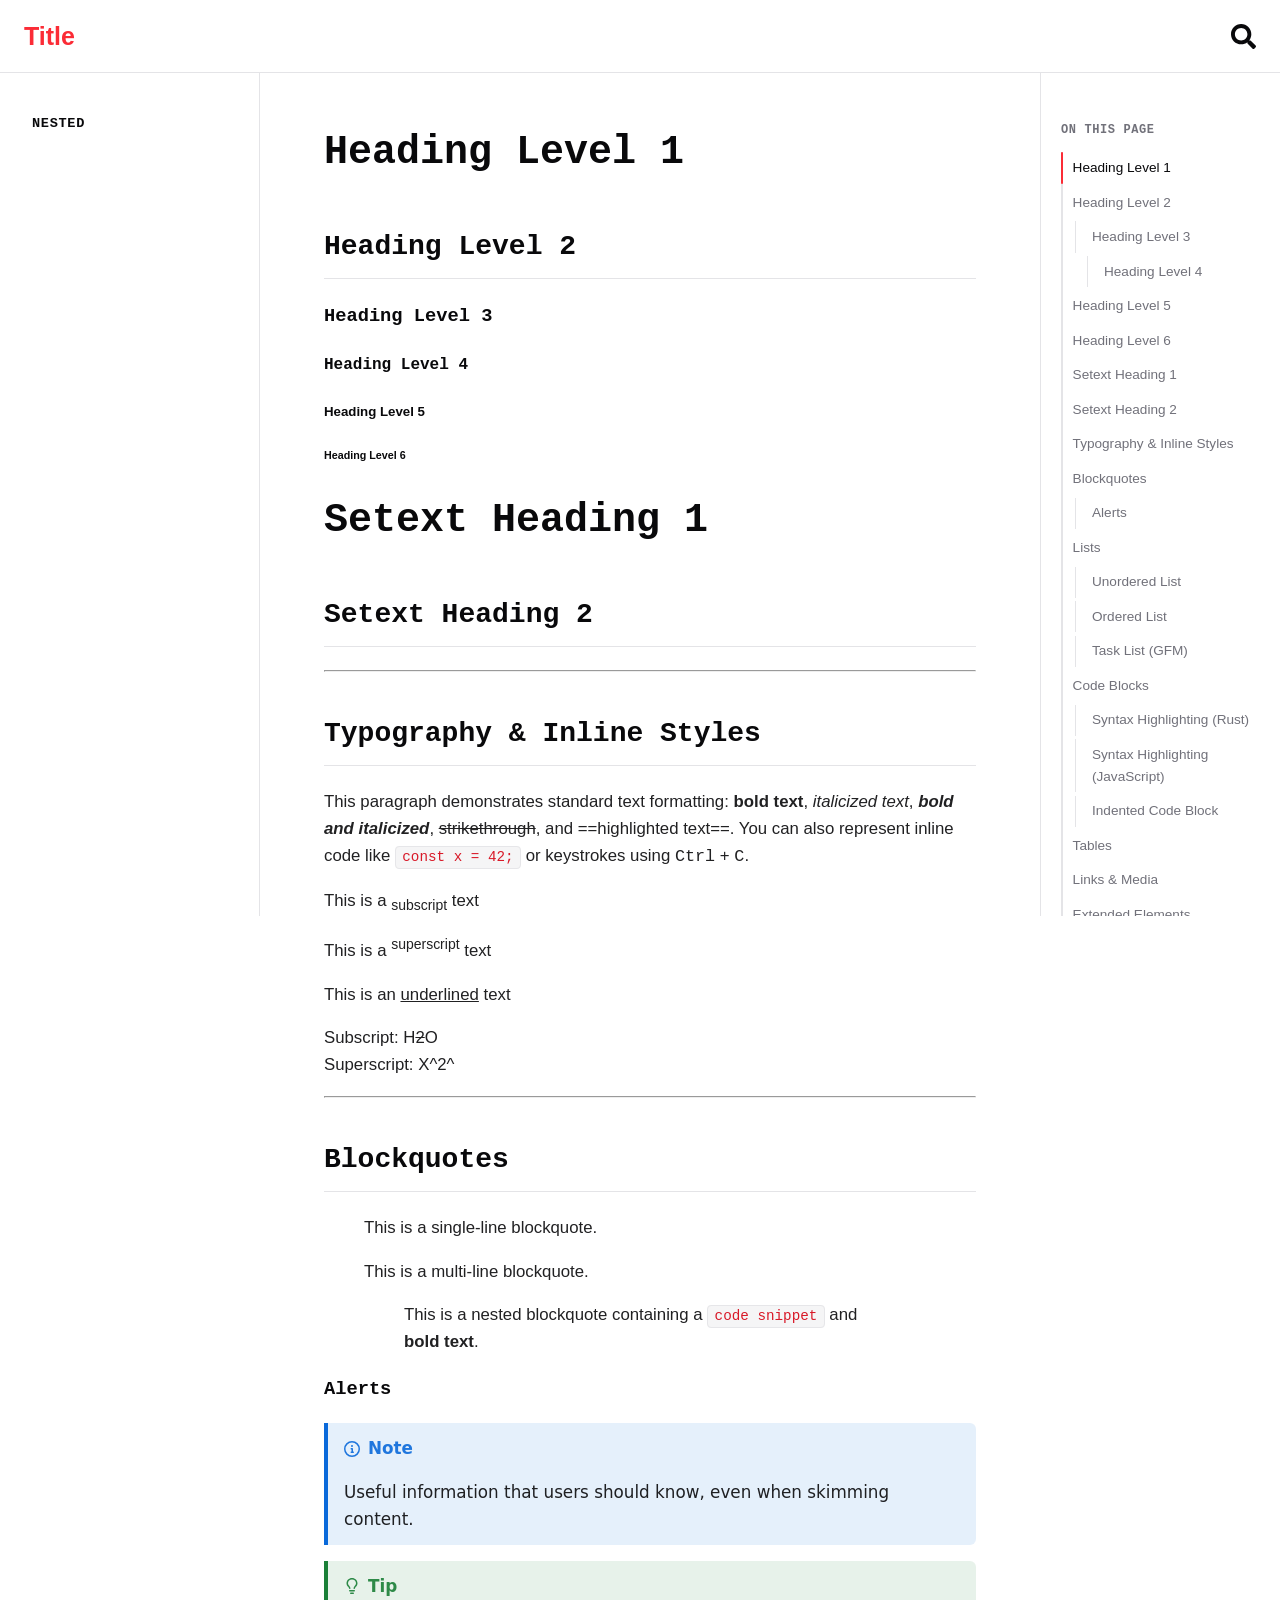
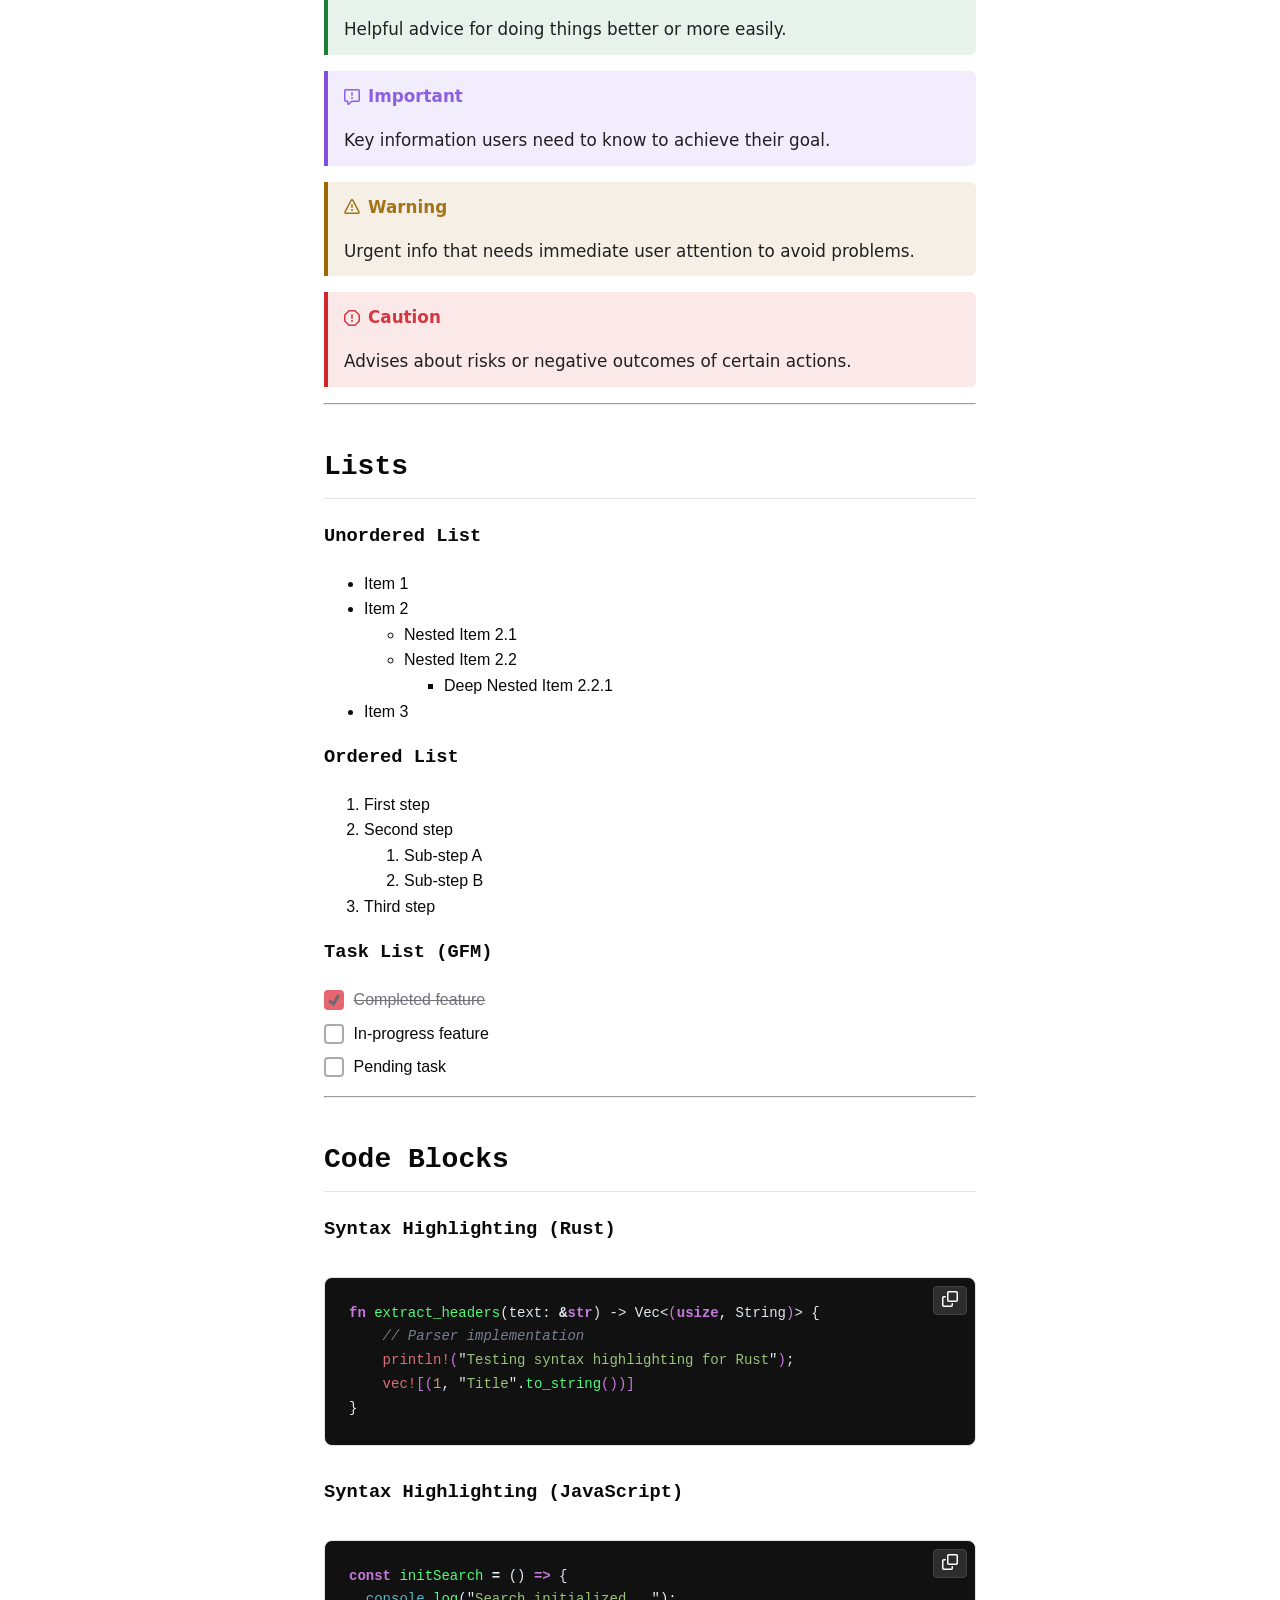
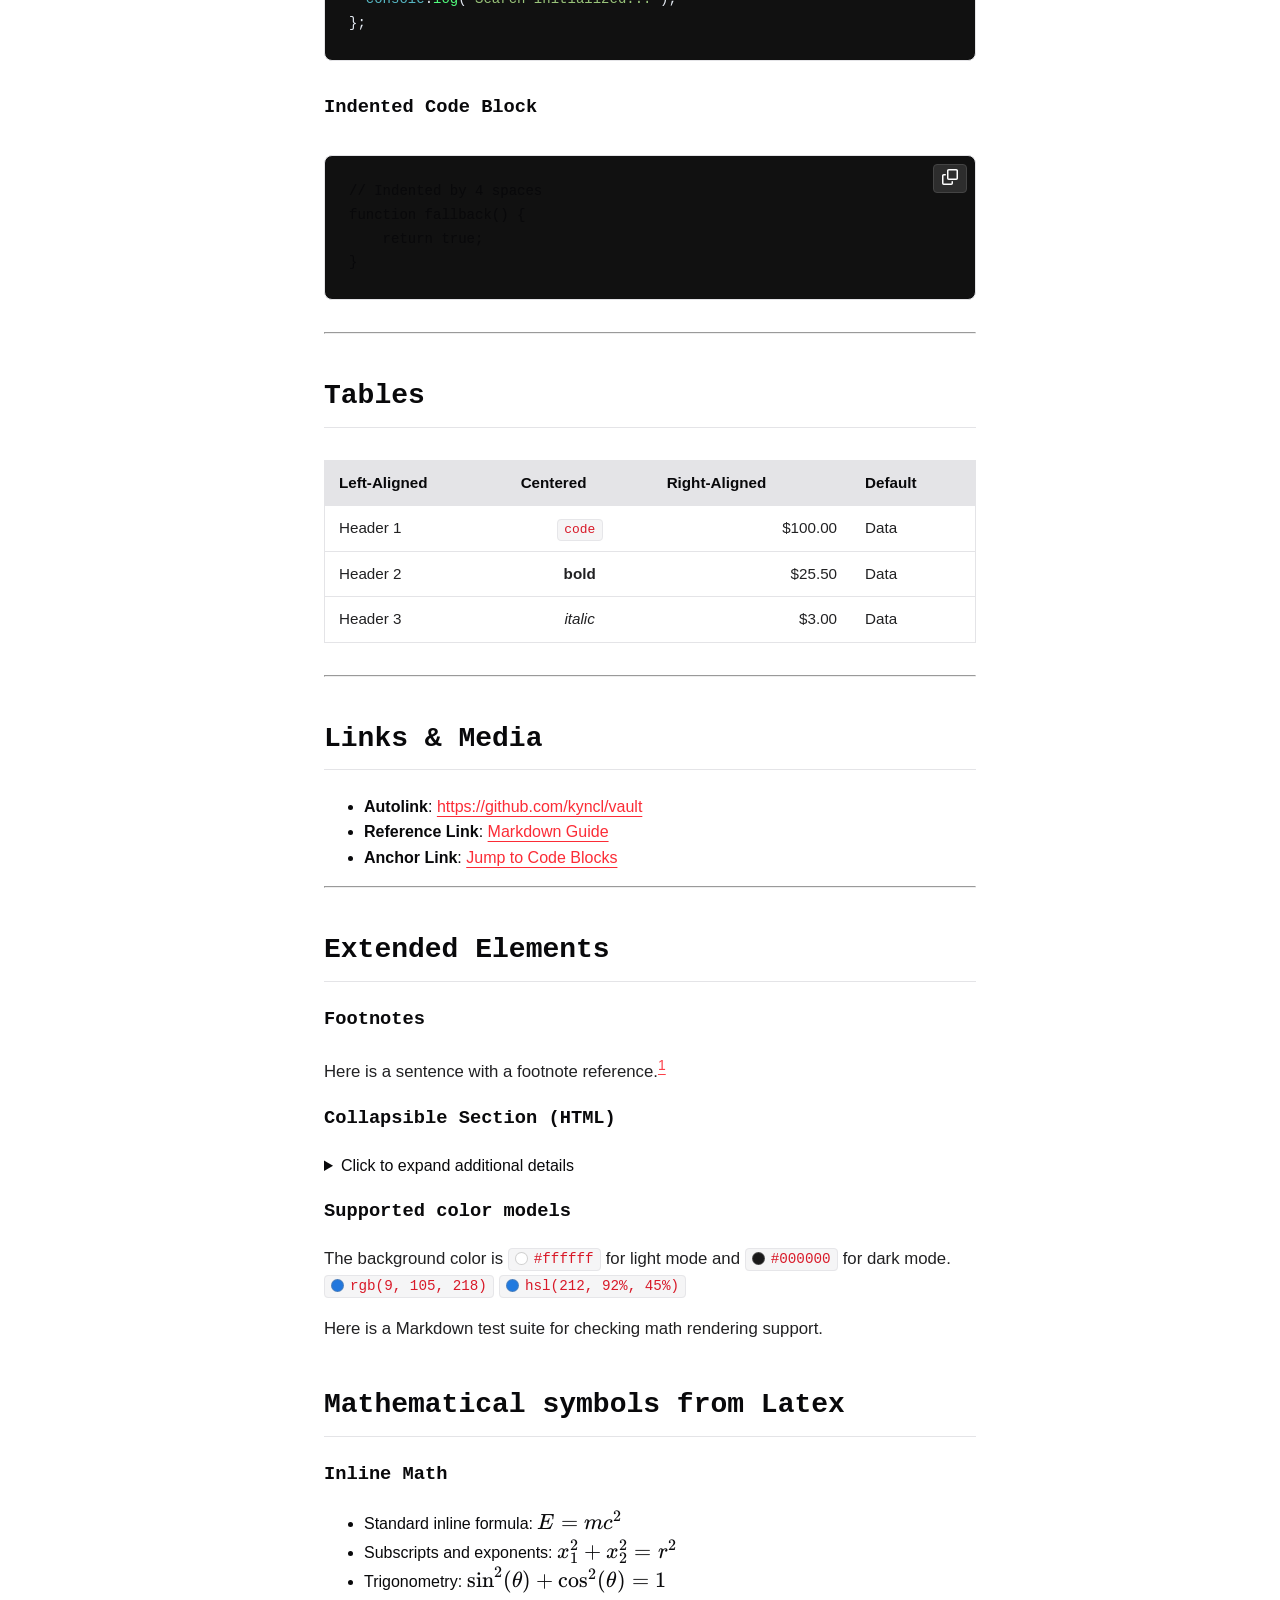
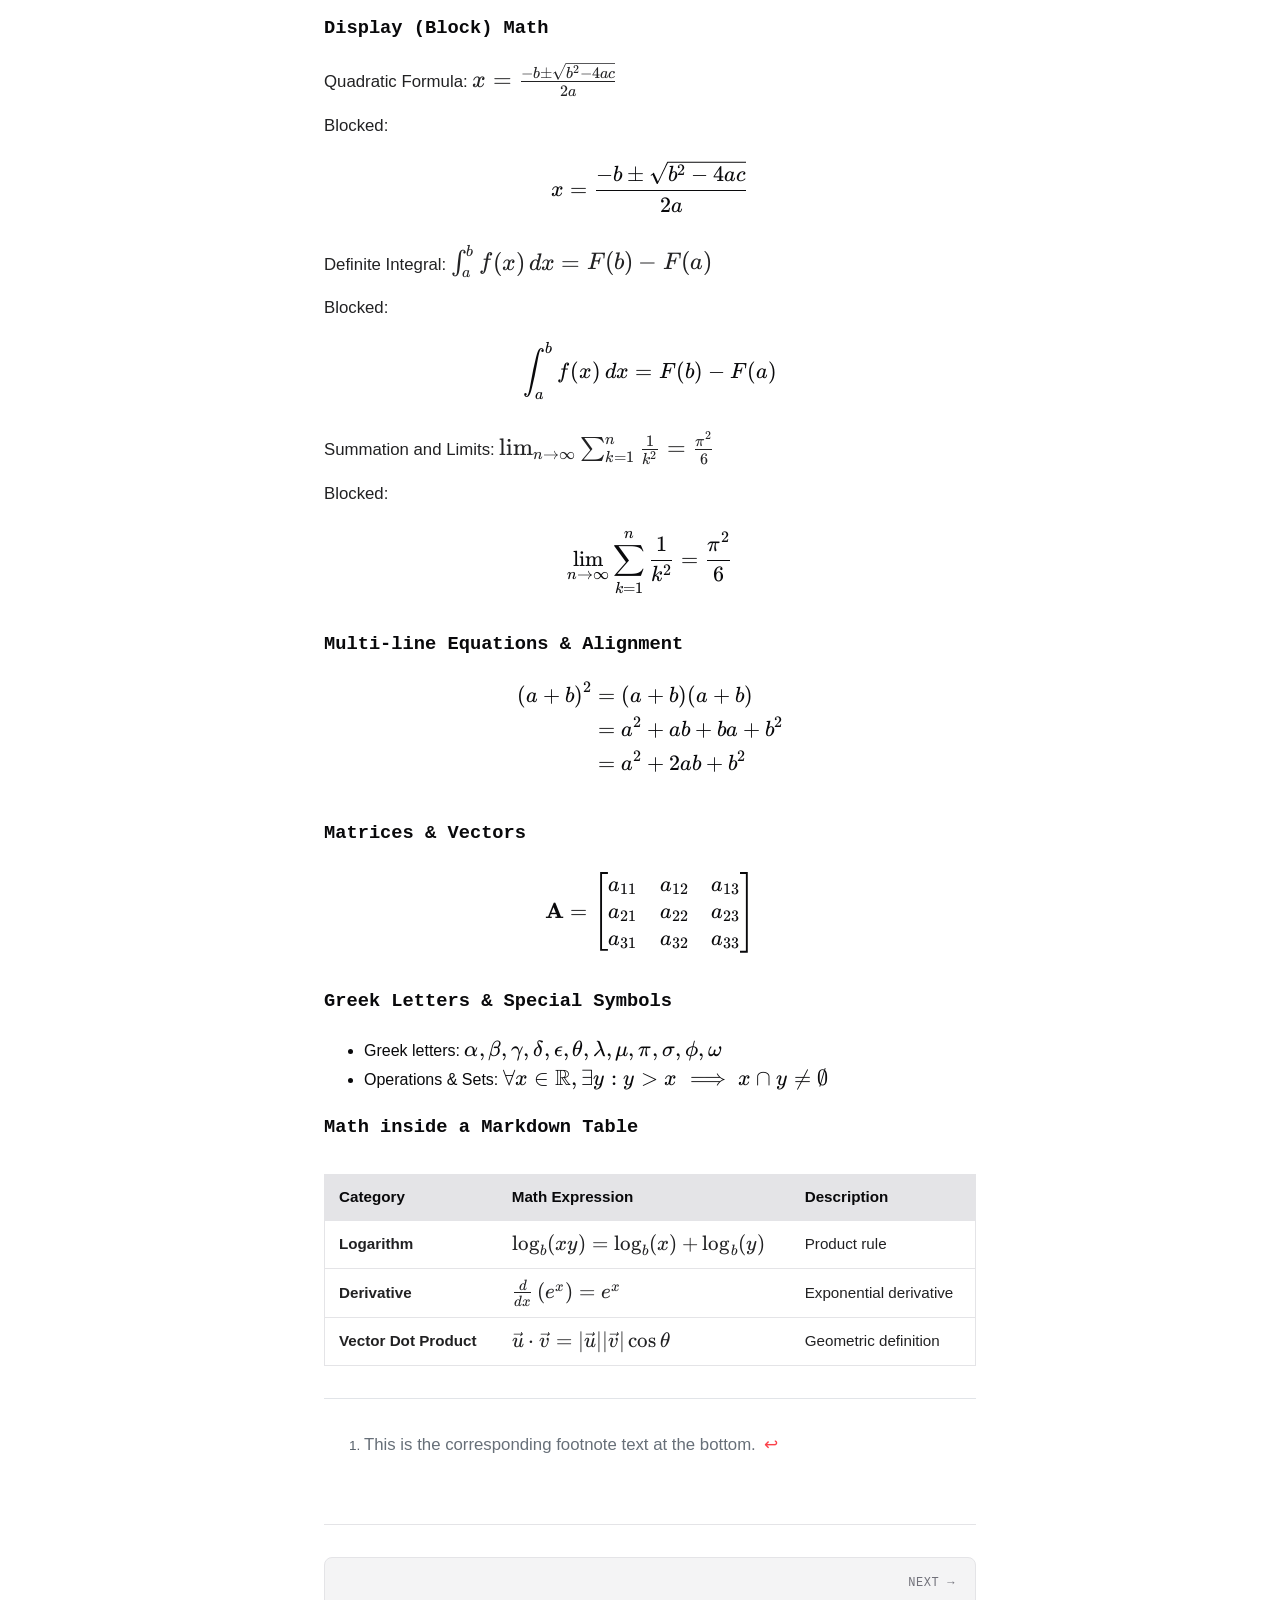
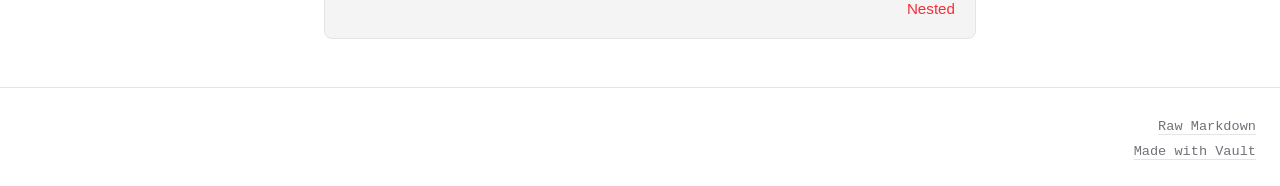
<file: docs/html/index.html>
<!doctype html><html data-background-theme=standard data-radius-theme=standard data-theme=crimson lang=en><meta charset=UTF-8><meta content="width=device-width,initial-scale=1.0" name=viewport><title>Homepage</title><meta content="Part of documentation about index" name=description><link href=icon.svg rel=icon type=image/x-icon><script>window.VAULT_SEARCH_INDEX=[{title:`index`,url:`index.html`,category:null,headers:/* @__PURE__ */ `Heading Level 1.Heading Level 2.Heading Level 3.Heading Level 4.Heading Level 5.Heading Level 6.Typography & Inline Styles.Blockquotes.Alerts.Lists.Unordered List.Ordered List.Task List (GFM).Code Blocks.Syntax Highlighting (Rust).Syntax Highlighting (JavaScript).Indented Code Block.Tables.Links & Media.Extended Elements.Footnotes.Collapsible Section (HTML).Supported color models.Mathematical symbols from Latex.Inline Math.Display (Block) Math.Multi-line Equations & Alignment.Matrices & Vectors.Greek Letters & Special Symbols.Math inside a Markdown Table`.split(`.`)},{title:`index`,url:`nested/index.html`,category:`Nested`,headers:[`This is nested index.md`]}];</script><style>:root{--background:#fff;--foreground:#09090b;--muted:#71717a;--border:#e4e4e7;--card-bg:#f4f4f5;--accent:#e4e4e7;--hover-bg:#0000000a;--shadow-dropdown:0 10px 25px #00000014;--shadow-sidebar:4px 0 25px #00000014;--font-sans:-apple-system, BlinkMacSystemFont, "Segoe UI", Roboto, Helvetica, Arial, sans-serif;--font-code:"JetBrains Mono", monospace}@media (prefers-color-scheme:dark){:root{--background:#0a0a0a;--foreground:#f4f4f5;--muted:#a1a1aa;--border:#27272a;--card-bg:#121215;--accent:#27272a;--hover-bg:#ffffff0d;--shadow-dropdown:0 10px 25px #000000b3;--shadow-sidebar:4px 0 25px #000000b3}}*{box-sizing:border-box;scroll-behavior:smooth}body{background-color:var(--background);min-height:100vh;color:var(--foreground);font-family:var(--font-sans);grid-template:"header header header""sidebar content toc"1fr"footer footer footer"/260px minmax(0,1fr) 240px;margin:0;padding:0;line-height:1.6;display:grid}h1,h2,h3,h4{font-family:var(--font-code);color:var(--foreground);scroll-margin-top:2rem;font-weight:600}h1{margin-top:0;font-size:2.5rem}h2{border-bottom:1px solid var(--border);margin-top:2.5rem;padding-bottom:.5rem;font-size:1.75rem}p{opacity:.9;font-size:1.05rem}a{color:var(--foreground);text-decoration:underline;text-decoration-color:var(--border);text-underline-offset:4px;transition:color .2s,text-decoration-color .2s}main a{color:var(--main);text-decoration:underline;transition:all .4s}a:hover{color:var(--main-alt);text-decoration-color:var(--main-alt);transition:all .25s}pre,code{font-family:var(--font-code)}p code,li code,td code,blockquote code{white-space:nowrap;background-color:var(--card-bg);border:1px solid var(--border);border-radius:var(--radius-sm);color:var(--main-alt);padding:.15rem .4rem;font-size:.85em;transition:all .4s}pre{background-color:var(--card-bg);border:1px solid var(--border);border-radius:var(--radius-lg);margin:2rem 0;padding:1.5rem;position:relative;overflow-x:auto}pre code{color:var(--foreground);background-color:#0000;border:none;padding:0;font-size:.875rem;display:block;overflow-x:auto}table{border-collapse:collapse;border:1px solid var(--border);width:100%;margin:2rem 0;font-size:.95rem;overflow:hidden}th{background-color:var(--accent);color:var(--foreground);text-align:left;border-bottom:1px solid var(--border);padding:10px 14px;font-weight:600}td{border-bottom:1px solid var(--border);color:var(--foreground);opacity:.9;padding:10px 14px}tr:last-child td{border-bottom:none}ul:has(>li input[type=checkbox]),.contains-task-list{padding-left:0;list-style:none}li:has(>input[type=checkbox]),.task-list-item{flex-wrap:wrap;align-items:flex-start;gap:.6rem;margin-bottom:.5rem;line-height:1.6;display:flex}input[type=checkbox]{-webkit-appearance:none;appearance:none;border:2px solid var(--muted);border-radius:var(--radius-sm,4px);cursor:pointer;background-color:#0000;flex-shrink:0;place-content:center;width:1.25rem;height:1.25rem;margin:.2rem 0 0;transition:background-color .25s,border-color .25s,box-shadow .25s;display:grid}input[type=checkbox]:hover:not(:disabled){border-color:var(--main)}input[type=checkbox]:focus-visible{border-color:var(--main);box-shadow:0 0 0 2px rgba(var(--main), .15);outline:none}input[type=checkbox]:before{content:"";clip-path:polygon(14% 44%,0 65%,50% 100%,100% 16%,80% 0%,43% 62%);background-color:var(--foreground);width:.75rem;height:.75rem;transition:transform .25s cubic-bezier(.4,0,.2,1);transform:scale(0)}input[type=checkbox]:checked{background-color:var(--main-alt);border-color:var(--main-alt)}input[type=checkbox]:checked:before{transform:scale(1)}input[type=checkbox]:disabled{cursor:not-allowed;opacity:.6}li:has(>input[type=checkbox]:checked){color:var(--muted);text-decoration:line-through;transition:color .25s}footer{z-index:50;text-align:right;border-top:1px solid var(--border);background-color:var(--background);grid-area:footer;padding:1.5rem}footer a{font-family:var(--font-code);color:var(--muted);font-size:.85rem;transition:color .2s}footer a:hover{color:var(--foreground)}:root{--background:#fff;--card-bg:#f4f4f5;--border:#e4e4e7;--accent:#e4e4e7}@media (prefers-color-scheme:dark){:root{--background:#121212;--card-bg:#1e1e1e;--border:#2c2c2c;--accent:#2c2c2c}}[data-background-theme=standard]{--background:#fff;--card-bg:#f4f4f5;--border:#e4e4e7;--accent:#e4e4e7}@media (prefers-color-scheme:dark){[data-background-theme=standard]{--background:#121212;--card-bg:#1e1e1e;--border:#2c2c2c;--accent:#2c2c2c}}[data-background-theme=comfy]{--background:#f4f4f5;--card-bg:#fff;--border:#e4e4e7;--accent:#e4e4e7}@media (prefers-color-scheme:dark){[data-background-theme=comfy]{--background:#18181b;--card-bg:#27272a;--border:#3f3f46;--accent:#3f3f46}}[data-background-theme=deep-black]{--background:#fff;--card-bg:#fff;--border:#d4d4d8;--accent:#d4d4d8}@media (prefers-color-scheme:dark){[data-background-theme=deep-black]{--background:#000;--card-bg:#0d0d0d;--border:#222;--accent:#222}}[data-background-theme=zen]{--background:#faf9f6;--card-bg:#fff;--border:#e8e6e1;--accent:#e8e6e1}@media (prefers-color-scheme:dark){[data-background-theme=zen]{--background:#1f1f1f;--card-bg:#303030;--border:#444;--accent:#444}}[data-background-theme=stone]{--background:#fafaf9;--card-bg:#fff;--border:#e7e5e4;--accent:#e7e5e4}@media (prefers-color-scheme:dark){[data-background-theme=stone]{--background:#1c1917;--card-bg:#292524;--border:#44403c;--accent:#44403c}}[data-background-theme=mauve]{--background:#fbf9fa;--card-bg:#fff;--border:#f0e6ee;--accent:#f0e6ee}@media (prefers-color-scheme:dark){[data-background-theme=mauve]{--background:#1d161e;--card-bg:#291f2b;--border:#3d2c40;--accent:#3d2c40}}[data-background-theme=olive]{--background:#fafaf8;--card-bg:#fff;--border:#eaeae2;--accent:#eaeae2}@media (prefers-color-scheme:dark){[data-background-theme=olive]{--background:#1d1d16;--card-bg:#2a2a20;--border:#3f3f31;--accent:#3f3f31}}[data-background-theme=mist]{--background:#f8fafc;--card-bg:#fff;--border:#e2e8f0;--accent:#e2e8f0}@media (prefers-color-scheme:dark){[data-background-theme=mist]{--background:#161b1d;--card-bg:#1e2427;--border:#2b3539;--accent:#2b3539}}[data-background-theme=taupe]{--background:#faf9f8;--card-bg:#fff;--border:#ede7e3;--accent:#ede7e3}@media (prefers-color-scheme:dark){[data-background-theme=taupe]{--background:#1d1816;--card-bg:#2a2220;--border:#3f3531;--accent:#3f3531}}.back-link{border-bottom:1px solid var(--border);background-color:var(--background);z-index:999;grid-area:header;align-items:center;gap:1rem;padding:1rem 1.5rem;display:flex;position:sticky;top:0;-webkit-transform:translate(0);transform:translate(0)}.nav-bar{justify-content:space-between;display:flex}.home-btn{color:var(--main);font-size:25px;font-weight:700;text-decoration:none;transition:color .25s,transform .45s}.home-btn:hover{color:var(--main-alt);transition:all .25s}.menu-toggle{cursor:pointer;background:0 0;border:none;flex-direction:column;justify-content:space-around;width:30px;height:25px;padding:0;display:none}.menu-toggle .icon-line{background-color:var(--foreground);border-radius:var(--radius-xs);width:100%;height:3px;transition:all .3s ease-in-out}.menu-toggle.open .icon-line:first-child{background-color:var(--main-alt);transition:all .4s;transform:translateY(8.5px)rotate(45deg)}.menu-toggle.open .icon-line:nth-child(2){opacity:0}.menu-toggle.open .icon-line:nth-child(3){background-color:var(--main-alt);transition:all .4s;transform:translateY(-8.5px)rotate(-45deg)}.search-btn{color:var(--foreground);cursor:pointer;background-color:#0000;border:none;justify-content:center;align-items:center;padding:0;font-size:25px;transition:color .3s;display:flex}.search-btn:hover{color:var(--main-alt);transition:all .25s}.search-box{z-index:50;flex-direction:column;gap:.75rem;width:100%;max-width:600px;padding:0 1.5rem;display:none;position:absolute;top:15vh;left:50%;transform:translate(-50%)}.search-box.active{display:flex}.search-box input{background-color:var(--card-bg);width:100%;color:var(--foreground);border:1px solid var(--border);border-radius:var(--radius-lg);font-size:1.25rem;font-family:var(--font-code);outline:none;padding:.85rem 1.25rem;transition:border-color .2s,box-shadow .2s}.search-box input:focus{border-color:var(--main);box-shadow:0 0 0 2px rgba(var(--main), .15);transition:all .25s}.search-suggestions{background-color:var(--card-bg);border:1px solid var(--border);border-radius:var(--radius-lg);box-shadow:var(--shadow-dropdown);flex-direction:column;gap:.25rem;padding:.5rem;display:flex}.search-suggestions button{color:var(--muted);text-align:left;border-radius:var(--radius-sm);cursor:pointer;font-family:var(--font-code);background:0 0;border:none;padding:.6rem .75rem;font-size:.9rem;transition:color .2s,background-color .2s}.search-suggestions button:hover{background-color:var(--hover-bg);color:var(--foreground)}.search-suggestions button.suggestion-item{text-transform:capitalize;justify-content:space-between;align-items:center;width:100%;display:flex}.search-suggestions button.suggestion-item.selected{background-color:var(--active-bg);color:var(--main-alt);transition:all .4s}body.sidebar-locked .search-btn,body.sidebar-locked .search-box{pointer-events:none;opacity:.4;user-select:none}.sidebar{overscroll-behavior:contain;border-right:1px solid var(--border);background-color:var(--background);grid-area:sidebar;height:calc(100dvh - 57px);padding:2rem 1.25rem;font-size:.9rem;position:sticky;top:57px;overflow-y:auto}.sidebar-section{margin-bottom:.25rem}.sidebar-title{font-family:var(--font-code);text-transform:uppercase;letter-spacing:.05em;color:var(--foreground);justify-content:space-between;align-items:center;gap:.5rem;margin-bottom:.5rem;padding:.25rem .75rem;font-size:.85rem;font-weight:700;display:flex}.sidebar-title button{color:var(--foreground);cursor:pointer;border-radius:var(--radius-sm,4px);background-color:#0000;border:none;flex-shrink:0;justify-content:center;align-items:center;padding:.25rem;transition:color .2s,background-color .2s;display:inline-flex}.sidebar-title button:hover{color:var(--main);background-color:var(--hover-bg);transition:all .25s}a.sidebar-title-link,.sidebar-title-text{color:var(--foreground);flex-grow:1;align-items:center;gap:.4rem;padding:.25rem 0;text-decoration:none;transition:color .2s;display:flex}a.sidebar-title-link:after{opacity:.4;font-size:1rem;transition:transform .2s,opacity .2s,color .2s}a.sidebar-title-link:hover,a.sidebar-title-link:hover~button{color:var(--main);transition:all .25s}a.sidebar-title-link.active,a.sidebar-title-link.active~button{color:var(--main-alt);cursor:default;transition:all .4s}a.sidebar-title-link:not(.active):hover:before{opacity:1;color:var(--main);transition:all .25s;transform:translate(2px)}.sidebar-list{text-transform:capitalize;margin:0;padding:0;list-style:none}.sidebar-section .sidebar-list{margin-left:1.5rem}.sidebar-section .sidebar-list a:not(.active){border-left:1px solid var(--border);border-radius:0}.sidebar-item{margin:.25rem 0}.sidebar-link{border-radius:var(--radius-sm);color:var(--muted);padding:.4rem .75rem;text-decoration:none;transition:color .2s,background-color .2s;display:block}.sidebar-link:hover{color:var(--foreground);background-color:var(--hover-bg)}.sidebar-link.active{cursor:default;color:var(--foreground);background-color:var(--active-bg);border-left:2px solid var(--main);padding-left:calc(.75rem - 2px);font-weight:500;transition:all .4s}.sidebar-section.collapsed .sidebar-list{display:none}.sidebar-section.collapsed .sidebar-toggle svg{transform:rotate(-90deg)}.sidebar-toggle svg{transition:transform .2s}.doc-content{grid-area:content;width:100%;max-width:900px;margin:0 auto;padding:3rem 4rem}.toc-sidebar{overscroll-behavior:contain;border-left:1px solid var(--border);grid-area:toc;max-height:calc(100dvh - 57px);padding:3rem 1.25rem 5rem;font-size:.85rem;position:sticky;top:57px;overflow-y:auto}.toc-sidebar div:first-child{font-family:var(--font-code);text-transform:uppercase;letter-spacing:.05em;color:var(--muted);margin-bottom:.75rem;font-size:.75rem;font-weight:600}.toc-list{border-left:2px solid var(--border);flex-direction:column;gap:.2rem;margin:0;padding:0;list-style:none;display:flex;position:relative}.toc-list li{position:relative}.toc-link{color:var(--muted);border-radius:var(--radius-sm);padding:.3rem .6rem;font-size:.85rem;text-decoration:none;transition:color .2s,background-color .2s;display:block}.toc-link:hover{color:var(--foreground);background-color:var(--hover-bg)}.toc-item-h3{border-left:1px solid var(--border);margin-left:.75rem;padding-left:.4rem}.toc-item-h4{border-left:1px solid var(--border);margin-left:1.5rem;padding-left:.4rem}.toc-link.active{color:var(--foreground);font-weight:500}li.active:before{content:"";background-color:var(--main);border-radius:var(--radius-xs);width:2px;position:absolute;top:0;bottom:0}.toc-item.active:before{left:-2px}.toc-item-h3.active:before{left:calc(-.75rem - 2px)}.toc-item-h4.active:before{left:calc(-1.5rem - 2px)}.toc-mobile-toggle{z-index:25;border-radius:var(--radius-sm);cursor:pointer;color:var(--muted);background:0 0;border-color:#0000;padding:.5rem;transition:background-color .2s,color .2s;display:none;position:fixed;top:75px;right:1.25rem}.toc-mobile-toggle:hover,.toc-mobile-toggle:focus{background-color:var(--hover-bg);color:var(--foreground);transition:all .35s}.toc-mobile-toggle svg{width:20px;height:20px}.pagination-nav{border-top:1px solid var(--border);justify-content:space-between;gap:1rem;margin-top:4rem;padding-top:2rem;display:flex}.pagination-btn{background-color:var(--card-bg);border:1px solid var(--border);border-radius:var(--radius-lg);color:var(--foreground);flex-direction:column;flex:1;gap:.25rem;max-width:48%;padding:1rem 1.25rem;text-decoration:none;transition:border-color .2s,transform .2s;display:flex}.pagination-btn:only-child{max-width:100%}.pagination-btn:hover{border-color:var(--main);color:var(--foreground);transition:all .25s}.pagination-btn.next{text-align:right;align-items:flex-end}.pagination-label{font-family:var(--font-code);text-transform:uppercase;letter-spacing:.05em;color:var(--muted);font-size:.75rem}.pagination-title{color:var(--main);text-transform:capitalize;font-size:.95rem;font-weight:500;transition:all .4s}@media (width<=1200px){body{grid-template-columns:260px minmax(0,1fr);grid-template-areas:"header header""sidebar content""footer footer"}.doc-content{padding:3rem 4rem 3rem 2rem}.toc-mobile-toggle{cursor:pointer;flex-direction:column;align-items:flex-end;gap:5px;width:42px;padding:.75rem .5rem;transition:all .45s;display:flex;position:fixed;top:15em;right:.5rem;transform:translateY(-50%)}.toc-mini-line{background-color:var(--muted);border-radius:var(--radius-xs);height:2px;transition:background-color .2s,width .2s}.toc-mini-line.level-top{width:20px}.toc-mini-line.level-mid{width:12px}.toc-mini-line.level-low{width:6px}.toc-mini-line.active{background-color:var(--main);width:24px;transition:all .4s}.toc-mobile-toggle:hover .toc-mini-line:not(.active){background-color:var(--foreground)}.toc-sidebar{background-color:var(--background);border:1px solid var(--border);border-radius:var(--radius-sm);opacity:0;visibility:hidden;pointer-events:none;width:260px;height:auto;max-height:30rem;padding:1.5rem;transition:opacity .2s,transform .2s,visibility .2s;display:none;top:7em;right:4.5rem;transform:translate(20px);box-shadow:0 8px 24px #0003}.toc-sidebar.show-mobile{z-index:15;opacity:1!important;visibility:visible!important;pointer-events:auto!important;display:block!important;position:fixed!important;transform:translate(0)!important}.toc-mobile-bg{background-color:var(--background)}.doc-content{margin-top:65px;padding:1.5rem 4rem 1.5rem 1.5rem}.back-link{z-index:999;width:100%;position:fixed;top:0;left:0}}@media (width<=768px){body{grid-template-columns:minmax(0,1fr);grid-template-areas:"header""content""footer"}body.sidebar-open{overflow:hidden}.menu-toggle{display:flex}.sidebar-backdrop{backdrop-filter:blur(2px);z-index:900;opacity:0;visibility:hidden;background-color:#0009;width:100vw;height:100dvh;transition:opacity .3s,visibility .3s;position:fixed;top:0;left:0}body.sidebar-open .sidebar-backdrop{opacity:1;visibility:visible}.sidebar{z-index:910;background-color:var(--background);width:260px;height:100dvh;box-shadow:var(--shadow-sidebar);padding:calc(57px + 2rem) 1.25rem 2rem;transition:transform .3s cubic-bezier(.16,1,.3,1);display:block;position:fixed;top:0;left:0;transform:translate(-100%)}body.sidebar-open .sidebar{transform:translate(0)}}@media (width<=600px){body{display:block}.back-link{padding:.75rem 1rem}.doc-content{padding:1rem 4rem 1rem 1rem}h1{font-size:1.8rem}h2{font-size:1.4rem}.pagination-nav{flex-direction:column}.pagination-btn{max-width:100%;text-align:left!important;align-items:flex-start!important}}@media (width<=530px){table{display:block;overflow:auto}}.markdown-alert{border-left:4px solid;border-radius:0 6px 6px 0;margin-bottom:16px;padding:12px 16px;font-family:system-ui,sans-serif}.markdown-alert .alert-title{align-items:center;gap:8px;margin-top:0;margin-bottom:8px;font-weight:600;display:flex}.markdown-alert p:last-child{margin-bottom:0}.markdown-alert-note{background-color:#0969da1a;border-color:#0969da}.markdown-alert-note .alert-title{color:#0969da}.markdown-alert-tip{background-color:#1a7f371a;border-color:#1a7f37}.markdown-alert-tip .alert-title{color:#1a7f37}.markdown-alert-important{background-color:#8250df1a;border-color:#8250df}.markdown-alert-important .alert-title{color:#8250df}.markdown-alert-warning{background-color:#9a67001a;border-color:#9a6700}.markdown-alert-warning .alert-title{color:#9a6700}.markdown-alert-caution{background-color:#d1242f1a;border-color:#d1242f}.markdown-alert-caution .alert-title{color:#d1242f}.color-swatch{vertical-align:baseline;border:1px solid #80808066;border-radius:50%;width:.9em;height:.9em;margin-bottom:-.1em;margin-right:.4em;display:inline-block}section.footnotes{border-top:1px solid var(--border-color,#e1e4e8);color:var(--text-muted,#57606a);margin-top:2rem;padding-top:1rem;font-size:.85em}a[data-footnote-ref],section.footnotes li{scroll-margin-top:80px}section.footnotes h2.sr-only{clip:rect(0, 0, 0, 0);border:0;width:1px;height:1px;margin:-1px;padding:0;position:absolute;overflow:hidden}.data-footnote-backref{margin-left:.25rem;font-family:monospace;text-decoration:none}:root,[data-radius-theme=standard]{--radius-lg:8px;--radius-md:6px;--radius-sm:4px;--radius-xs:2px}[data-radius-theme=brutalist]{--radius-lg:0px;--radius-md:0px;--radius-sm:0px;--radius-xs:0px}[data-radius-theme=rounded]{--radius-lg:16px;--radius-md:12px;--radius-sm:8px;--radius-xs:4px}:root,[data-theme=crimson]{--main:oklch(63.7% .237 25.331);--main-alt:oklch(53.7% .237 25.331);--active-bg:oklch(63.7% .237 25.331/.1)}@media (prefers-color-scheme:dark){:root,[data-theme=crimson]{--main:oklch(69.7% .237 25.331);--main-alt:oklch(79.7% .237 25.331);--active-bg:oklch(69.7% .237 25.331/.18)}}[data-theme=orange-red]{--main:oklch(64.6% .222 41.116);--main-alt:oklch(54.6% .222 41.116);--active-bg:oklch(64.6% .222 41.116/.1)}@media (prefers-color-scheme:dark){[data-theme=orange-red]{--main:oklch(70.6% .222 41.116);--main-alt:oklch(80.6% .222 41.116);--active-bg:oklch(70.6% .222 41.116/.18)}}[data-theme=orange]{--main:oklch(66.6% .179 58.318);--main-alt:oklch(56.6% .179 58.318);--active-bg:oklch(66.6% .179 58.318/.1)}@media (prefers-color-scheme:dark){[data-theme=orange]{--main:oklch(72.6% .179 58.318);--main-alt:oklch(82.6% .179 58.318);--active-bg:oklch(72.6% .179 58.318/.18)}}[data-theme=yellow]{--main:oklch(68.1% .162 75.834);--main-alt:oklch(58.1% .162 75.834);--active-bg:oklch(68.1% .162 75.834/.1)}@media (prefers-color-scheme:dark){[data-theme=yellow]{--main:oklch(74.1% .162 75.834);--main-alt:oklch(84.1% .162 75.834);--active-bg:oklch(74.1% .162 75.834/.18)}}[data-theme=green]{--main:oklch(64.8% .2 131.684);--main-alt:oklch(54.8% .2 131.684);--active-bg:oklch(64.8% .2 131.684/.1)}@media (prefers-color-scheme:dark){[data-theme=green]{--main:oklch(70.8% .2 131.684);--main-alt:oklch(80.8% .2 131.684);--active-bg:oklch(70.8% .2 131.684/.18)}}[data-theme=emerald]{--main:oklch(62.7% .194 149.214);--main-alt:oklch(52.7% .194 149.214);--active-bg:oklch(62.7% .194 149.214/.1)}@media (prefers-color-scheme:dark){[data-theme=emerald]{--main:oklch(68.7% .194 149.214);--main-alt:oklch(78.7% .194 149.214);--active-bg:oklch(68.7% .194 149.214/.18)}}[data-theme=teal]{--main:oklch(59.6% .145 163.225);--main-alt:oklch(49.6% .145 163.225);--active-bg:oklch(59.6% .145 163.225/.1)}@media (prefers-color-scheme:dark){[data-theme=teal]{--main:oklch(65.6% .145 163.225);--main-alt:oklch(75.6% .145 163.225);--active-bg:oklch(65.6% .145 163.225/.18)}}[data-theme=cyan]{--main:oklch(60% .118 184.704);--main-alt:oklch(50% .118 184.704);--active-bg:oklch(60% .118 184.704/.1)}@media (prefers-color-scheme:dark){[data-theme=cyan]{--main:oklch(66% .118 184.704);--main-alt:oklch(76% .118 184.704);--active-bg:oklch(66% .118 184.704/.18)}}[data-theme=blue]{--main:oklch(60.9% .126 221.723);--main-alt:oklch(50.9% .126 221.723);--active-bg:oklch(60.9% .126 221.723/.1)}@media (prefers-color-scheme:dark){[data-theme=blue]{--main:oklch(66.9% .126 221.723);--main-alt:oklch(76.9% .126 221.723);--active-bg:oklch(66.9% .126 221.723/.18)}}[data-theme=indigo]{--main:oklch(58.87% .2323 282.69);--main-alt:oklch(48.87% .2323 282.69);--active-bg:oklch(58.87% .2323 282.69/.1)}@media (prefers-color-scheme:dark){[data-theme=indigo]{--main:oklch(64.87% .2323 282.69);--main-alt:oklch(74.87% .2323 282.69);--active-bg:oklch(64.87% .2323 282.69/.18)}}[data-theme=purple]{--main:oklch(43.83% .2179 303.91);--main-alt:oklch(33.83% .2179 303.91);--active-bg:oklch(43.83% .2179 303.91/.1)}@media (prefers-color-scheme:dark){[data-theme=purple]{--main:oklch(49.83% .2179 303.91);--main-alt:oklch(59.83% .2179 303.91);--active-bg:oklch(49.83% .2179 303.91/.18)}}[data-theme=rose]{--main:oklch(58.6% .253 17.585);--main-alt:oklch(48.6% .253 17.585);--active-bg:oklch(58.6% .253 17.585/.1)}@media (prefers-color-scheme:dark){[data-theme=rose]{--main:oklch(64.6% .253 17.585);--main-alt:oklch(74.6% .253 17.585);--active-bg:oklch(64.6% .253 17.585/.18)}}[data-theme=silver]{--main:oklch(98.5% .002 247.839);--main-alt:oklch(88.5% .002 247.839);--active-bg:oklch(98.5% .002 247.839/.1)}@media (prefers-color-scheme:dark){[data-theme=silver]{--main:oklch(85% .002 247.839);--main-alt:oklch(95% .002 247.839);--active-bg:oklch(85% .002 247.839/.18)}}[data-theme=fuchsia]{--main:oklch(59.1% .293 322.896);--main-alt:oklch(49.1% .293 322.896);--active-bg:oklch(59.1% .293 322.896/.1)}@media (prefers-color-scheme:dark){[data-theme=fuchsia]{--main:oklch(65.1% .293 322.896);--main-alt:oklch(75.1% .293 322.896);--active-bg:oklch(65.1% .293 322.896/.18)}}[data-theme=pink]{--main:oklch(59.2% .249 .584);--main-alt:oklch(49.2% .249 .584);--active-bg:oklch(59.2% .249 .584/.1)}@media (prefers-color-scheme:dark){[data-theme=pink]{--main:oklch(65.2% .249 .584);--main-alt:oklch(75.2% .249 .584);--active-bg:oklch(65.2% .249 .584/.18)}}[data-theme=amber]{--main:oklch(62.5% .19 60.5);--main-alt:oklch(52.5% .19 60.5);--active-bg:oklch(62.5% .19 60.5/.1)}@media (prefers-color-scheme:dark){[data-theme=amber]{--main:oklch(69.5% .19 60.5);--main-alt:oklch(79.5% .19 60.5);--active-bg:oklch(69.5% .19 60.5/.18)}}[data-theme=lime]{--main:oklch(72% .21 128.5);--main-alt:oklch(62% .21 128.5);--active-bg:oklch(72% .21 128.5/.1)}@media (prefers-color-scheme:dark){[data-theme=lime]{--main:oklch(78% .21 128.5);--main-alt:oklch(86% .21 128.5);--active-bg:oklch(78% .21 128.5/.18)}}[data-theme=red]{--main:oklch(58% .25 24.5);--main-alt:oklch(48% .25 24.5);--active-bg:oklch(58% .25 24.5/.1)}@media (prefers-color-scheme:dark){[data-theme=red]{--main:oklch(64% .25 24.5);--main-alt:oklch(74% .25 24.5);--active-bg:oklch(64% .25 24.5/.18)}}[data-theme=sky]{--main:oklch(60% .15 235);--main-alt:oklch(50% .15 235);--active-bg:oklch(60% .15 235/.1)}@media (prefers-color-scheme:dark){[data-theme=sky]{--main:oklch(67% .15 235);--main-alt:oklch(77% .15 235);--active-bg:oklch(67% .15 235/.18)}}[data-theme=violet]{--main:oklch(52% .25 295);--main-alt:oklch(42% .25 295);--active-bg:oklch(52% .25 295/.1)}@media (prefers-color-scheme:dark){[data-theme=violet]{--main:oklch(59% .25 295);--main-alt:oklch(69% .25 295);--active-bg:oklch(59% .25 295/.18)}}</style><link onload="this.media='all'" href=css/lazy__katex.css media=print rel=stylesheet><link onload="this.media='all'" href=css/lazy__syntax-highlighting.css media=print rel=stylesheet><script>// 1. Code Block Copy Buttons
// Copy buttons are generated by js. This is intentional design. If
// they were pre-parsed, when you remove this file they would still
// be there without any functionality. It could be fixed by adding extra option
// in init, but this may result in extra refactoring for no practical performance boost.
function initCodeBlocks(){document.querySelectorAll(`pre`).forEach(block=>{getComputedStyle(block).position===`static`&&(block.style.position=`relative`);let copyButton=document.createElement(`button`);copyButton.type=`button`;let copyIcon=`<svg fill="currentColor" aria-hidden="true" viewBox="0 0 16 16" version="1.1" width="16" height="16" data-view-component="true"> <path d="M0 6.75C0 5.784.784 5 1.75 5h1.5a.75.75 0 0 1 0 1.5h-1.5a.25.25 0 0 0-.25.25v7.5c0 .138.112.25.25.25h7.5a.25.25 0 0 0 .25-.25v-1.5a.75.75 0 0 1 1.5 0v1.5A1.75 1.75 0 0 1 9.25 16h-7.5A1.75 1.75 0 0 1 0 14.25Z"></path><path d="M5 1.75C5 .784 5.784 0 6.75 0h7.5C15.216 0 16 .784 16 1.75v7.5A1.75 1.75 0 0 1 14.25 11h-7.5A1.75 1.75 0 0 1 5 9.25Zm1.75-.25a.25.25 0 0 0-.25.25v7.5c0 .138.112.25.25.25h7.5a.25.25 0 0 0 .25-.25v-7.5a.25.25 0 0 0-.25-.25Z"> </path> </svg>`,confirmIcon=`<svg fill="#2ad653" aria-hidden="true" height="16" viewBox="0 0 16 16" version="1.1" width="16" data-view-component="true"> <path d = "M13.78 4.22a.75.75 0 0 1 0 1.06l-7.25 7.25a.75.75 0 0 1-1.06 0L2.22 9.28a.751.751 0 0 1 .018-1.042.751.751 0 0 1 1.042-.018L6 10.94l6.72-6.72a.75.75 0 0 1 1.06 0Z" ></path> </svg>`;copyButton.innerHTML=copyIcon,Object.assign(copyButton.style,{position:`absolute`,top:`8px`,right:`8px`,padding:`4px 8px`,fontSize:`12px`,fontFamily:`sans-serif`,background:`#2d2d2d`,color:`#ffffff`,border:`1px solid #444`,borderRadius:`var(--radius-sm)`,cursor:`pointer`,zIndex:`10`,transition:`background 0.2s ease`}),copyButton.addEventListener(`mouseenter`,()=>copyButton.style.background=`#444`),copyButton.addEventListener(`mouseleave`,()=>copyButton.style.background=`#2d2d2d`),copyButton.addEventListener(`click`,async()=>{let codeElement=block.querySelector(`code`),textToCopy=codeElement?codeElement.innerText:block.innerText;try{await navigator.clipboard.writeText(textToCopy),copyButton.innerHTML=`<svg fill="#2ad653" aria-hidden="true" height="16" viewBox="0 0 16 16" version="1.1" width="16" data-view-component="true"> <path d = "M13.78 4.22a.75.75 0 0 1 0 1.06l-7.25 7.25a.75.75 0 0 1-1.06 0L2.22 9.28a.751.751 0 0 1 .018-1.042.751.751 0 0 1 1.042-.018L6 10.94l6.72-6.72a.75.75 0 0 1 1.06 0Z" ></path> </svg>`}catch(err){console.error(`Failed to copy text: `,err),copyButton.innerText=`Error`}finally{setTimeout(()=>copyButton.innerHTML=copyIcon,2e3)}}),block.appendChild(copyButton)})}
// 3. Active Link Highlighting
function initActiveLinks(){let currentSegments=window.location.pathname.toLowerCase().split(`/`).filter(Boolean);document.querySelectorAll(`.sidebar-link, .sidebar-title-link`).forEach(link=>{let href=link.getAttribute(`href`);if(!href)return;
// Use a temporary anchor to safely resolve relative paths (like ../)
let parser=document.createElement(`a`);parser.href=href;let linkSegments=parser.pathname.toLowerCase().split(`/`).filter(Boolean);if(currentSegments.length>0&&linkSegments.length>0){
// Compare the last 2 segments (e.g., folder name + filename) to distinguish
// between nested/test.html and nested-two/test.html uniquely
let currentTail=currentSegments.slice(-2).join(`/`),linkTail=linkSegments.slice(-2).join(`/`);(currentSegments.join(`/`)===linkSegments.join(`/`)||currentTail===linkTail&&currentTail!==``)&&link.classList.add(`active`)}link.addEventListener(`click`,e=>{
// Prevent default ONLY if it's active and not an internal anchor jump
link.classList.contains(`active`)&&!link.hash&&e.preventDefault()})})}document.addEventListener(`DOMContentLoaded`,()=>{document.documentElement.getAttribute(`data-theme`)===`rainbow`&&automaticChange()});
// If you hate automatic changing, replace in the Event listener `automaticChange` to `changeColor`
async function automaticChange(){for(;;)changeColor(),await sleep(5e3)}function sleep(ms){return new Promise(resolve=>setTimeout(resolve,ms))}function changeColor(){let themes=[`crimson`,`orange-red`,`orange`,`yellow`,`green`,`emerald`,`teal`,`cyan`,`blue`,`indigo`,`purple`,`rose`,`fuchsia`,`pink`,`amber`,`lime`,`red`,`sky`,`violet`],current=document.documentElement.getAttribute(`data-theme`),index=Math.floor(Math.random()*themes.length);current===themes[index]?changeColor():document.documentElement.setAttribute(`data-theme`,themes[index])}
// 4. Search Functionality & Indexing
function initSearch(){let searchBtn=document.querySelector(`.search-btn`),searchBox=document.querySelector(`.search-box`),searchInput=document.getElementById(`search`),suggestionsContainer=document.querySelector(`.search-suggestions`);if(!searchBtn||!searchBox||!searchInput||!suggestionsContainer)return;let currentMatches=[],selectedIndex=0,searchIndex=[],pageIcon=`<svg width="16" height="16" viewBox="0 0 20 20" style="flex-shrink: 0;"> <path d="M17 6v12c0 .52-.2 1-1 1H4c-.7 0-1-.33-1-1V2c0-.55.42-1 1-1h8l5 5zM14 8h-3.13c-.51 0-.87-.34-.87-.87V4" stroke="currentColor" fill="none" fill-rule="evenodd" stroke-linejoin="round"></path> </svg>`,headerIcon=`<svg stroke="currentColor" fill="currentColor" stroke-width="0" viewBox="0 0 24 24" height="16" width="16" xmlns="http://www.w3.org/2000/svg"> <g id="Hashtag"> <path d="M20.435,15.506H16.2l.61-7h3.63a.5.5,0,0,0,.5-.5.5.5,0,0,0-.5-.5H16.9l.34-3.87a.509.509,0,0,0-.46-.54.5.5,0,0,0-.54.46l-.35,3.95H8.9l.34-3.87a.509.509,0,0,0-.46-.54.491.491,0,0,0-.54.46l-.35,3.95H3.565a.5.5,0,0,0-.5.5.5.5,0,0,0,.5.5h4.24l-.62,7H3.565a.5.5,0,0,0-.5.5.5.5,0,0,0,.5.5h3.54l-.34,3.86a.508.508,0,0,0,.45.54h.05a.516.516,0,0,0,.5-.46l.34-3.94h7l-.34,3.86a.508.508,0,0,0,.45.54h.05a.516.516,0,0,0,.5-.46l.34-3.94h4.33a.5.5,0,0,0,.5-.5A.5.5,0,0,0,20.435,15.506Zm-5.25,0H8.2l.61-7h7Z"></path> </g> </svg>`,normalizePath=path=>path.replace(/\/index\.html$/,`/`).replace(/\/$/,``),currentPath=normalizePath(window.location.pathname),isCurrentPage=href=>{try{return normalizePath(new URL(href,window.location.href).pathname)===currentPath}catch{return!1}},sampleLink=document.querySelector(`.sidebar-link, .sidebar-title-link`),sampleHref=sampleLink?sampleLink.getAttribute(`href`):``,prefixMatch=sampleHref?sampleHref.match(/^(?:\.\.\/)+/):null,prefix=prefixMatch?prefixMatch[0]:``;
// Ingest global Vault search index injected via Rust script
Array.isArray(window.VAULT_SEARCH_INDEX)?window.VAULT_SEARCH_INDEX.forEach(item=>{let fullUrl=`${prefix}${item.url}`,category=item.category||`Page`,title=item.title;
// Add Section/Heading Entries
(item.title.toLowerCase()===`index`||item.url===`index.html`||item.url.endsWith(`/index.html`))&&(title=item.category?item.category:`Homepage`),isCurrentPage(fullUrl)||searchIndex.push({title,searchableText:`${title} ${category}`.toLowerCase(),href:fullUrl,type:category,isHeader:!1}),Array.isArray(item.headers)&&item.headers.forEach(header=>{
// Lowercase, replace non-word chars with hyphens, and trim leading/trailing hyphens
let id=header.toLowerCase().replace(/&amp;/g,`amp`).replace(/&/g,`amp`).replace(/[^\w]+/g,`-`).replace(/^-+|-+$/g,``);id&&searchIndex.push({title:header,searchableText:`${header} ${title} ${category}`.toLowerCase(),href:`${fullUrl}#${id}`,type:`${title} > Section`,isHeader:!0})})}):document.querySelectorAll(`.sidebar-link`).forEach(link=>{let href=link.getAttribute(`href`);if(href&&!isCurrentPage(href)){let title=link.textContent.trim();searchIndex.push({title,searchableText:title.toLowerCase(),href,type:`Page`,isHeader:!1})}});let closeSearch=()=>{searchBox.classList.remove(`active`),searchInput.value=``,suggestionsContainer.innerHTML=``,currentMatches=[],selectedIndex=0},updateHighlight=()=>{suggestionsContainer.querySelectorAll(`.suggestion-item`).forEach((btn,index)=>{btn.classList.toggle(`selected`,index===selectedIndex)})},updateSuggestions=query=>{suggestionsContainer.innerHTML=``;let trimmedQuery=query.trim().toLowerCase();if(currentMatches=trimmedQuery?searchIndex.map(item=>{let titleLower=item.title.toLowerCase(),score=0;return titleLower===trimmedQuery?score=100:titleLower.startsWith(trimmedQuery)?score=75:titleLower.includes(trimmedQuery)?score=50:item.searchableText.includes(trimmedQuery)&&(score=25),{...item,score}}).filter(item=>item.score>0).sort((a,b)=>b.score-a.score).slice(0,6):searchIndex.slice(0,8),currentMatches.length===0){suggestionsContainer.innerHTML=`<div style="padding: 0.6rem 0.75rem; color: var(--muted); font-size: 0.9rem; font-family: var(--font-code);">No results found</div>`,selectedIndex=-1;return}selectedIndex=0,currentMatches.forEach((match,index)=>{let btn=document.createElement(`button`);btn.type=`button`,btn.className=`suggestion-item ${index===0?`selected`:``}`,btn.innerHTML=`
                <span style="display: inline-flex; align-items: center; gap: 0.5rem; overflow: hidden; text-overflow: ellipsis; white-space: nowrap;">
                    ${match.isHeader?`<svg stroke="currentColor" fill="currentColor" stroke-width="0" viewBox="0 0 24 24" height="16" width="16" xmlns="http://www.w3.org/2000/svg"> <g id="Hashtag"> <path d="M20.435,15.506H16.2l.61-7h3.63a.5.5,0,0,0,.5-.5.5.5,0,0,0-.5-.5H16.9l.34-3.87a.509.509,0,0,0-.46-.54.5.5,0,0,0-.54.46l-.35,3.95H8.9l.34-3.87a.509.509,0,0,0-.46-.54.491.491,0,0,0-.54.46l-.35,3.95H3.565a.5.5,0,0,0-.5.5.5.5,0,0,0,.5.5h4.24l-.62,7H3.565a.5.5,0,0,0-.5.5.5.5,0,0,0,.5.5h3.54l-.34,3.86a.508.508,0,0,0,.45.54h.05a.516.516,0,0,0,.5-.46l.34-3.94h7l-.34,3.86a.508.508,0,0,0,.45.54h.05a.516.516,0,0,0,.5-.46l.34-3.94h4.33a.5.5,0,0,0,.5-.5A.5.5,0,0,0,20.435,15.506Zm-5.25,0H8.2l.61-7h7Z"></path> </g> </svg>`:`<svg width="16" height="16" viewBox="0 0 20 20" style="flex-shrink: 0;"> <path d="M17 6v12c0 .52-.2 1-1 1H4c-.7 0-1-.33-1-1V2c0-.55.42-1 1-1h8l5 5zM14 8h-3.13c-.51 0-.87-.34-.87-.87V4" stroke="currentColor" fill="none" fill-rule="evenodd" stroke-linejoin="round"></path> </svg>`}
                    <span>${match.title}</span>
                </span>
                <small style="opacity: 0.4; font-size: 0.75rem; font-family: var(--font-code); margin-left: 0.5rem; flex-shrink: 0;">${match.type}</small>
            `,btn.addEventListener(`click`,()=>{window.location.href=match.href,closeSearch()}),suggestionsContainer.appendChild(btn)})};searchInput.addEventListener(`input`,e=>updateSuggestions(e.target.value)),searchInput.addEventListener(`keydown`,e=>{currentMatches.length!==0&&(e.key===`ArrowDown`?(e.preventDefault(),selectedIndex=(selectedIndex+1)%currentMatches.length,updateHighlight()):e.key===`ArrowUp`?(e.preventDefault(),selectedIndex=(selectedIndex-1+currentMatches.length)%currentMatches.length,updateHighlight()):e.key===`Enter`&&(e.preventDefault(),selectedIndex>=0&&currentMatches[selectedIndex]&&(window.location.href=currentMatches[selectedIndex].href,closeSearch())))}),document.addEventListener(`keydown`,e=>{document.body.classList.contains(`sidebar-locked`)||((e.ctrlKey||e.metaKey)&&e.key.toLowerCase()===`k`||e.key===`/`&&document.activeElement.tagName!==`INPUT`&&document.activeElement.tagName!==`TEXTAREA`?(e.preventDefault(),searchBox.classList.add(`active`),searchInput.focus(),updateSuggestions(searchInput.value)):e.key===`Escape`&&closeSearch())}),searchBtn.addEventListener(`click`,e=>{e.stopPropagation(),!document.body.classList.contains(`sidebar-locked`)&&(searchBox.classList.contains(`active`)?closeSearch():(searchBox.classList.add(`active`),searchInput.focus(),updateSuggestions(searchInput.value)))}),searchBox.addEventListener(`click`,e=>e.stopPropagation()),document.addEventListener(`click`,closeSearch)}
// 2. Sidebar Toggle & State Management
function initSidebar(){let toggleBtn=document.getElementById(`sidebarToggle`),backdrop=document.getElementById(`sidebarBackdrop`),sidebar=document.querySelector(`.sidebar`),sidebarLinks=document.querySelectorAll(`.sidebar-link`),setSidebarOpen=isOpen=>{sidebar&&sidebar.classList.toggle(`active`,isOpen),backdrop&&backdrop.classList.toggle(`active`,isOpen),toggleBtn&&(toggleBtn.classList.toggle(`open`,isOpen),toggleBtn.setAttribute(`aria-expanded`,isOpen)),document.body.classList.toggle(`sidebar-open`,isOpen),document.body.classList.toggle(`sidebar-locked`,isOpen)};toggleBtn&&toggleBtn.addEventListener(`click`,e=>{e.stopPropagation(),setSidebarOpen(!document.body.classList.contains(`sidebar-open`))}),backdrop&&backdrop.addEventListener(`click`,()=>setSidebarOpen(!1)),sidebarLinks.forEach(link=>{link.addEventListener(`click`,()=>setSidebarOpen(!1))})}const initSidebarState=()=>{let normalizePath=path=>path.replace(/\/index\.html$/,`/`).replace(/\/$/,``),currentPath=normalizePath(window.location.pathname);document.querySelectorAll(`.sidebar-section`).forEach(section=>{let links=section.querySelectorAll(`a.sidebar-title-link, a.sidebar-link`),isSectionActive=!1;links.forEach(link=>{if(link.classList.contains(`active`))isSectionActive=!0;else try{normalizePath(new URL(link.getAttribute(`href`),window.location.href).pathname)===currentPath&&(isSectionActive=!0,link.classList.add(`active`))}catch{}}),isSectionActive?section.classList.remove(`collapsed`):section.classList.add(`collapsed`)})};document.readyState===`loading`?document.addEventListener(`DOMContentLoaded`,initSidebarState):initSidebarState(),document.addEventListener(`click`,e=>{let toggleBtn=e.target.closest(`.sidebar-toggle`);if(!toggleBtn)return;let section=toggleBtn.closest(`.sidebar-section`);section&&section.classList.toggle(`collapsed`)}),document.addEventListener(`DOMContentLoaded`,()=>{let tocSidebar=document.querySelector(`.toc-sidebar`),links=document.querySelectorAll(`.toc-link`),listItems=document.querySelectorAll(`.toc-list li`);if(!links.length||!tocSidebar)return;let toggleBtn=document.createElement(`button`);toggleBtn.className=`toc-mobile-toggle`,toggleBtn.setAttribute(`aria-label`,`Toggle Table of Contents`),listItems.forEach(li=>{let line=document.createElement(`span`);line.className=`toc-mini-line`,li.classList.contains(`toc-item-h3`)?line.classList.add(`level-mid`):li.classList.contains(`toc-item-h4`)?line.classList.add(`level-low`):line.classList.add(`level-top`),toggleBtn.appendChild(line)}),document.body.appendChild(toggleBtn);let miniLines=document.querySelectorAll(`.toc-mini-line`);toggleBtn.addEventListener(`click`,e=>{e.stopPropagation(),tocSidebar.classList.toggle(`show-mobile`)}),document.addEventListener(`click`,e=>{!tocSidebar.contains(e.target)&&!toggleBtn.contains(e.target)&&tocSidebar.classList.remove(`show-mobile`)}),links.forEach(link=>{link.addEventListener(`click`,()=>{window.innerWidth<=1024&&tocSidebar.classList.remove(`show-mobile`)})});let headings=Array.from(links).map(link=>document.getElementById(link.getAttribute(`href`).slice(1))).filter(Boolean),scrollOffset=80;function updateActiveTOC(){if(!headings.length)return;let activeIndex=0;for(let i=0;i<headings.length&&headings[i].getBoundingClientRect().top<=80;i++)activeIndex=i;window.innerHeight+window.scrollY>=document.body.offsetHeight-10&&(activeIndex=headings.length-1),document.querySelectorAll(`.toc-list li`).forEach(li=>li.classList.remove(`active`)),links.forEach(link=>link.classList.remove(`active`)),miniLines.forEach(line=>line.classList.remove(`active`));
// Set new active states for both the main sidebar and the mini-map lines
let activeLink=document.querySelector(`.toc-link[href="#${headings[activeIndex].id}"]`);activeLink&&(activeLink.classList.add(`active`),activeLink.parentElement.classList.add(`active`),miniLines[activeIndex]&&miniLines[activeIndex].classList.add(`active`))}let ticking=!1;window.addEventListener(`scroll`,()=>{ticking||=(window.requestAnimationFrame(()=>{updateActiveTOC(),ticking=!1}),!0)}),updateActiveTOC()});</script><script defer src=js/lazy__main.js></script><body class="jetbrains-mono background foreground"><div class="back-link nav-bar"><button aria-label="Toggle Sidebar" class=menu-toggle id=sidebarToggle type=button><span class=icon-line></span> <span class=icon-line></span> <span class=icon-line></span></button><a aria-label=Home class=home-btn href=index.html>Title</a><button aria-label=Search class=search-btn><svg viewbox="0 0 512 512" fill=currentColor height=1em stroke=currentColor stroke-width=0 width=1em xmlns=http://www.w3.org/2000/svg><path d="M505 442.7L405.3 343c-4.5-4.5-10.6-7-17-7H372c27.6-35.3 44-79.7 44-128C416 93.1 322.9 0 208 0S0 93.1 0 208s93.1 208 208 208c48.3 0 92.7-16.4 128-44v16.3c0 6.4 2.5 12.5 7 17l99.7 99.7c9.4 9.4 24.6 9.4 33.9 0l28.3-28.3c9.4-9.4 9.4-24.6.1-34zM208 336c-70.7 0-128-57.2-128-128 0-70.7 57.2-128 128-128 70.7 0 128 57.2 128 128 0 70.7-57.2 128-128 128z"></path></svg></button><div class=search-box><input placeholder="Search documentation..." autocomplete=off id=search name=search><div class=search-suggestions></div></div></div><div class=sidebar-backdrop id=sidebarBackdrop></div><aside class=sidebar><ul class=sidebar-list></ul><div class=sidebar-section><div class=sidebar-title><a class=sidebar-title-link href=nested/index.html>Nested</a></div><ul class=sidebar-list></ul></div></aside><main class=doc-content><div><h1 id=heading-level-1>Heading Level 1</h1><h2 id=heading-level-2>Heading Level 2</h2><h3 id=heading-level-3>Heading Level 3</h3><h4 id=heading-level-4>Heading Level 4</h4><h5 id=heading-level-5>Heading Level 5</h5><h6 id=heading-level-6>Heading Level 6</h6><h1 id=setext-heading-1>Setext Heading 1</h1><h2 id=setext-heading-2>Setext Heading 2</h2><hr><h2 id=typography-amp-inline-styles>Typography & Inline Styles</h2><p>This paragraph demonstrates standard text formatting: <strong>bold text</strong>, <em>italicized text</em>, <em><strong>bold and italicized</strong></em>, <del>strikethrough</del>, and ==highlighted text==. You can also represent inline code like <code>const x = 42;</code> or keystrokes using <kbd>Ctrl</kbd> + <kbd>C</kbd>.<p>This is a <sub>subscript</sub> text<p>This is a <sup>superscript</sup> text<p>This is an <ins>underlined</ins> text<p>Subscript: H<del>2</del>O<br> Superscript: X^2^<hr><h2 id=blockquotes>Blockquotes</h2><blockquote><p>This is a single-line blockquote.</blockquote><blockquote><p>This is a multi-line blockquote.<blockquote><p>This is a nested blockquote containing a <code>code snippet</code> and <strong>bold text</strong>.</blockquote></blockquote><h3 id=alerts>Alerts</h3><div class="markdown-alert markdown-alert-note"><p class=alert-title><svg viewbox="0 0 16 16" aria-hidden=true fill=currentColor height=16 version=1.1 width=16><path d="M0 8a8 8 0 1 1 16 0A8 8 0 0 1 0 8Zm8-6.5a6.5 6.5 0 1 0 0 13 6.5 6.5 0 0 0 0-13ZM6.5 7.75A.75.75 0 0 1 7.25 7h1a.75.75 0 0 1 .75.75v2.75h.25a.75.75 0 0 1 0 1.5h-2a.75.75 0 0 1 0-1.5h.25v-2h-.25a.75.75 0 0 1-.75-.75ZM8 6a1 1 0 1 1 0-2 1 1 0 0 1 0 2Z"></path></svg> Note<p>Useful information that users should know, even when skimming content.</div><div class="markdown-alert markdown-alert-tip"><p class=alert-title><svg viewbox="0 0 16 16" aria-hidden=true fill=currentColor height=16 version=1.1 width=16><path d="M8 1.5c-2.363 0-4 1.69-4 3.75 0 .984.424 1.625.984 2.304l.214.253c.223.264.47.556.673.848.284.411.537.896.621 1.49a.75.75 0 0 1-1.484.211c-.04-.282-.163-.547-.37-.847a8.456 8.456 0 0 0-.542-.68c-.084-.1-.173-.205-.268-.32C3.201 7.75 2.5 6.766 2.5 5.25 2.5 2.31 4.863 0 8 0s5.5 2.31 5.5 5.25c0 1.516-.701 2.5-1.328 3.259-.095.115-.184.22-.268.319-.207.245-.383.453-.541.681-.208.3-.33.565-.37.847a.751.751 0 0 1-1.485-.212c.084-.593.337-1.078.621-1.489.203-.292.45-.584.673-.848.075-.088.147-.173.213-.253.561-.679.985-1.32.985-2.304 0-2.06-1.637-3.75-4-3.75ZM5.75 12h4.5a.75.75 0 0 1 0 1.5h-4.5a.75.75 0 0 1 0-1.5ZM6 15.25a.75.75 0 0 1 .75-.75h2.5a.75.75 0 0 1 0 1.5h-2.5a.75.75 0 0 1-.75-.75Z"></path></svg> Tip<p>Helpful advice for doing things better or more easily.</div><div class="markdown-alert markdown-alert-important"><p class=alert-title><svg viewbox="0 0 16 16" aria-hidden=true fill=currentColor height=16 version=1.1 width=16><path d="M0 1.75C0 .784.784 0 1.75 0h12.5C15.216 0 16 .784 16 1.75v9.5A1.75 1.75 0 0 1 14.25 13H8.06l-2.573 2.573A1.458 1.458 0 0 1 3 14.543V13H1.75A1.75 1.75 0 0 1 0 11.25Zm1.75-.25a.25.25 0 0 0-.25.25v9.5c0 .138.112.25.25.25h2a.75.75 0 0 1 .75.75v2.19l2.72-2.72a.749.749 0 0 1 .53-.22h6.5a.25.25 0 0 0 .25-.25v-9.5a.25.25 0 0 0-.25-.25Zm7 2.25v2.5a.75.75 0 0 1-1.5 0v-2.5a.75.75 0 0 1 1.5 0ZM9 9a1 1 0 1 1-2 0 1 1 0 0 1 2 0Z"></path></svg> Important<p>Key information users need to know to achieve their goal.</div><div class="markdown-alert markdown-alert-warning"><p class=alert-title><svg viewbox="0 0 16 16" aria-hidden=true fill=currentColor height=16 version=1.1 width=16><path d="M6.457 1.047c.659-1.234 2.427-1.234 3.086 0l6.082 11.378A1.75 1.75 0 0 1 14.082 15H1.918a1.75 1.75 0 0 1-1.543-2.575Zm1.763.707a.25.25 0 0 0-.44 0L1.698 13.132a.25.25 0 0 0 .22.368h12.164a.25.25 0 0 0 .22-.368Zm.53 3.996v2.5a.75.75 0 0 1-1.5 0v-2.5a.75.75 0 0 1 1.5 0ZM9 11a1 1 0 1 1-2 0 1 1 0 0 1 2 0Z"></path></svg> Warning<p>Urgent info that needs immediate user attention to avoid problems.</div><div class="markdown-alert markdown-alert-caution"><p class=alert-title><svg viewbox="0 0 16 16" aria-hidden=true fill=currentColor height=16 version=1.1 width=16><path d="M4.47.22A.749.749 0 0 1 5 0h6c.199 0 .389.079.53.22l4.25 4.25c.141.14.22.331.22.53v6a.749.749 0 0 1-.22.53l-4.25 4.25A.749.749 0 0 1 11 16H5a.749.749 0 0 1-.53-.22L.22 11.53A.749.749 0 0 1 0 11V5c0-.199.079-.389.22-.53Zm.84 1.28L1.5 5.31v5.38l3.81 3.81h5.38l3.81-3.81V5.31L10.69 1.5ZM8 4a.75.75 0 0 1 .75.75v3.5a.75.75 0 0 1-1.5 0v-3.5A.75.75 0 0 1 8 4Zm0 8a1 1 0 1 1 0-2 1 1 0 0 1 0 2Z"></path></svg> Caution<p>Advises about risks or negative outcomes of certain actions.</div><hr><h2 id=lists>Lists</h2><h3 id=unordered-list>Unordered List</h3><ul><li>Item 1<li>Item 2 <ul><li>Nested Item 2.1<li>Nested Item 2.2 <ul><li>Deep Nested Item 2.2.1</ul></ul><li>Item 3</ul><h3 id=ordered-list>Ordered List</h3><ol><li>First step<li>Second step <ol><li>Sub-step A<li>Sub-step B</ol><li>Third step</ol><h3 id=task-list-gfm>Task List (GFM)</h3><ul><li><input checked disabled type=checkbox> Completed feature<li><input disabled type=checkbox> In-progress feature<li><input disabled type=checkbox> Pending task</ul><hr><h2 id=code-blocks>Code Blocks</h2><h3 id=syntax-highlighting-rust>Syntax Highlighting (Rust)</h3><pre><code class=language-rust><span class="source rust"><span class="meta function rust"><span class="meta function rust"><span class="storage type function rust">fn</span> </span><span class="entity name function rust">extract_headers</span></span><span class="meta function rust"><span class="meta function parameters rust"><span class="punctuation section parameters begin rust">(</span><span class="variable parameter rust">text</span><span class="punctuation separator rust">:</span> <span class="keyword operator rust">&</span><span class="storage type rust">str</span></span><span class="meta function rust"><span class="meta function parameters rust"><span class="punctuation section parameters end rust">)</span></span></span></span><span class="meta function rust"> <span class="meta function return-type rust"><span class="punctuation separator rust">-></span> <span class="meta generic rust">Vec<span class="punctuation definition generic begin rust">&lt;</span><span class="punctuation section group begin rust">(</span><span class="storage type rust">usize</span>, String<span class="punctuation section group end rust">)</span><span class="punctuation definition generic end rust">></span></span></span> </span><span class="meta function rust"><span class="meta block rust"><span class="punctuation section block begin rust">{</span>
    <span class="comment line double-slash rust"><span class="punctuation definition comment rust">//</span> Parser implementation
</span>    <span class="support macro rust">println!</span><span class="meta group rust"><span class="punctuation section group begin rust">(</span></span><span class="meta group rust"><span class="string quoted double rust"><span class="punctuation definition string begin rust">"</span>Testing syntax highlighting for Rust<span class="punctuation definition string end rust">"</span></span></span><span class="meta group rust"><span class="punctuation section group end rust">)</span></span><span class="punctuation terminator rust">;</span>
    <span class="support macro rust">vec!</span><span class="meta group rust"><span class="punctuation section group begin rust">[</span><span class="meta group rust"><span class="punctuation section group begin rust">(</span><span class="constant numeric integer decimal rust">1</span><span class="punctuation separator rust">,</span> <span class="string quoted double rust"><span class="punctuation definition string begin rust">"</span>Title<span class="punctuation definition string end rust">"</span></span>.<span class="support function rust">to_string</span><span class="meta group rust"><span class="punctuation section group begin rust">(</span></span><span class="meta group rust"><span class="punctuation section group end rust">)</span></span></span><span class="meta group rust"><span class="punctuation section group end rust">)</span></span><span class="punctuation section group end rust">]</span></span>
</span><span class="meta block rust"><span class="punctuation section block end rust">}</span></span></span>
</span></code></pre><h3 id=syntax-highlighting-javascript>Syntax Highlighting (JavaScript)</h3><pre><code class=language-javascript><span class="source js"><span class="storage type js">const</span> <span class="meta function declaration js"><span class="variable other readwrite js"><span class="entity name function js">initSearch</span></span> <span class="keyword operator assignment js">=</span> </span><span class="meta function declaration js"><span class="punctuation section group begin js">(</span><span class="punctuation section group end js">)</span><span class="meta function declaration js"> </span><span class="storage type function arrow js">=></span></span> <span class="meta block js"><span class="punctuation section block js">{</span>
  <span class="meta function-call method js"><span class="support type object console js">console</span><span class="punctuation accessor js">.</span><span class="support function console js">log</span><span class="meta group js"><span class="punctuation section group js">(</span><span class="string quoted double js"><span class="punctuation definition string begin js">"</span>Search initialized...<span class="punctuation definition string end js">"</span></span></span><span class="meta group js"><span class="punctuation section group js">)</span></span></span><span class="punctuation terminator statement js">;</span>
<span class="punctuation section block js">}</span></span><span class="punctuation terminator statement js">;</span>
</span></code></pre><h3 id=indented-code-block>Indented Code Block</h3><pre><code class=language-txt><span class="text plain">// Indented by 4 spaces
function fallback() {
    return true;
}
</span></code></pre><hr><h2 id=tables>Tables</h2><table><thead><tr><th align=left>Left-Aligned<th align=center>Centered<th align=right>Right-Aligned<th>Default<tbody><tr><td align=left>Header 1<td align=center><code>code</code><td align=right>$100.00<td>Data<tr><td align=left>Header 2<td align=center><strong>bold</strong><td align=right>$25.50<td>Data<tr><td align=left>Header 3<td align=center><em>italic</em><td align=right>$3.00<td>Data</table><hr><h2 id=links-amp-media>Links & Media</h2><ul><li><strong>Autolink</strong>: <a href=https://github.com/kyncl/vault>https://github.com/kyncl/vault</a><li><strong>Reference Link</strong>: <a href=https://www.markdownguide.org>Markdown Guide</a><li><strong>Anchor Link</strong>: <a href=#code-blocks>Jump to Code Blocks</a></ul><hr><h2 id=extended-elements>Extended Elements</h2><h3 id=footnotes>Footnotes</h3><p>Here is a sentence with a footnote reference.<sup><a aria-describedby=footnote-label data-footnote-ref href=#user-content-fn-1 id=user-content-fnref-1>1</a></sup><h3 id=collapsible-section-html>Collapsible Section (HTML)</h3><details><summary>Click to expand additional details</summary> <p>This hidden content tests raw HTML rendering support within Markdown.</p></details><h3 id=supported-color-models>Supported color models</h3><p>The background color is <code><span class=color-swatch style=background-color:#fff></span>#ffffff</code> for light mode and <code><span class=color-swatch style=background-color:#000></span>#000000</code> for dark mode. <code><span class=color-swatch style=background-color:#0969da></span>rgb(9, 105, 218)</code> <code><span class=color-swatch style=background-color:#096cdc></span>hsl(212, 92%, 45%)</code><p>Here is a Markdown test suite for checking math rendering support.<h2 id=mathematical-symbols-from-latex>Mathematical symbols from Latex</h2><h3 id=inline-math>Inline Math</h3><ul><li>Standard inline formula: <span class=katex><span class=katex-mathml><math xmlns=http://www.w3.org/1998/Math/MathML><semantics><mrow><mi>E</mi><mo>=</mo><mi>m</mi><msup><mi>c</mi><mn>2</mn></msup></mrow><annotation encoding=application/x-tex>E = mc^2</annotation></semantics></math></span><span aria-hidden=true class=katex-html><span class=base><span class=strut style=height:.6833em></span><span class="mord mathnormal" style=margin-right:.05764em>E</span><span class=mspace style=margin-right:.2778em></span><span class=mrel>=</span><span class=mspace style=margin-right:.2778em></span></span><span class=base><span class=strut style=height:.8141em></span><span class="mord mathnormal">m</span><span class=mord><span class="mord mathnormal">c</span><span class=msupsub><span class=vlist-t><span class=vlist-r><span class=vlist style=height:.8141em><span style=margin-right:.05em;top:-3.063em><span class=pstrut style=height:2.7em></span><span class="sizing reset-size6 size3 mtight"><span class="mord mtight">2</span></span></span></span></span></span></span></span></span></span></span><li>Subscripts and exponents: <span class=katex><span class=katex-mathml><math xmlns=http://www.w3.org/1998/Math/MathML><semantics><mrow><msubsup><mi>x</mi><mn>1</mn><mn>2</mn></msubsup><mo>+</mo><msubsup><mi>x</mi><mn>2</mn><mn>2</mn></msubsup><mo>=</mo><msup><mi>r</mi><mn>2</mn></msup></mrow><annotation encoding=application/x-tex>x_{1}^2 + x_{2}^2 = r^2</annotation></semantics></math></span><span aria-hidden=true class=katex-html><span class=base><span class=strut style=vertical-align:-.2481em;height:1.0622em></span><span class=mord><span class="mord mathnormal">x</span><span class=msupsub><span class="vlist-t vlist-t2"><span class=vlist-r><span class=vlist style=height:.8141em><span style=margin-left:0;margin-right:.05em;top:-2.4519em><span class=pstrut style=height:2.7em></span><span class="sizing reset-size6 size3 mtight"><span class="mord mtight"><span class="mord mtight">1</span></span></span></span><span style=margin-right:.05em;top:-3.063em><span class=pstrut style=height:2.7em></span><span class="sizing reset-size6 size3 mtight"><span class="mord mtight">2</span></span></span></span><span class=vlist-s>​</span></span><span class=vlist-r><span class=vlist style=height:.2481em><span></span></span></span></span></span></span><span class=mspace style=margin-right:.2222em></span><span class=mbin>+</span><span class=mspace style=margin-right:.2222em></span></span><span class=base><span class=strut style=vertical-align:-.2481em;height:1.0622em></span><span class=mord><span class="mord mathnormal">x</span><span class=msupsub><span class="vlist-t vlist-t2"><span class=vlist-r><span class=vlist style=height:.8141em><span style=margin-left:0;margin-right:.05em;top:-2.4519em><span class=pstrut style=height:2.7em></span><span class="sizing reset-size6 size3 mtight"><span class="mord mtight"><span class="mord mtight">2</span></span></span></span><span style=margin-right:.05em;top:-3.063em><span class=pstrut style=height:2.7em></span><span class="sizing reset-size6 size3 mtight"><span class="mord mtight">2</span></span></span></span><span class=vlist-s>​</span></span><span class=vlist-r><span class=vlist style=height:.2481em><span></span></span></span></span></span></span><span class=mspace style=margin-right:.2778em></span><span class=mrel>=</span><span class=mspace style=margin-right:.2778em></span></span><span class=base><span class=strut style=height:.8141em></span><span class=mord><span class="mord mathnormal" style=margin-right:.02778em>r</span><span class=msupsub><span class=vlist-t><span class=vlist-r><span class=vlist style=height:.8141em><span style=margin-right:.05em;top:-3.063em><span class=pstrut style=height:2.7em></span><span class="sizing reset-size6 size3 mtight"><span class="mord mtight">2</span></span></span></span></span></span></span></span></span></span></span><li>Trigonometry: <span class=katex><span class=katex-mathml><math xmlns=http://www.w3.org/1998/Math/MathML><semantics><mrow><msup><mrow><mi>sin</mi><mo>⁡</mo></mrow><mn>2</mn></msup><mo stretchy=false>(</mo><mi>θ</mi><mo stretchy=false>)</mo><mo>+</mo><msup><mrow><mi>cos</mi><mo>⁡</mo></mrow><mn>2</mn></msup><mo stretchy=false>(</mo><mi>θ</mi><mo stretchy=false>)</mo><mo>=</mo><mn>1</mn></mrow><annotation encoding=application/x-tex>\sin^2(\theta) + \cos^2(\theta) = 1</annotation></semantics></math></span><span aria-hidden=true class=katex-html><span class=base><span class=strut style=vertical-align:-.25em;height:1.1219em></span><span class=mop><span class=mop>sin</span><span class=msupsub><span class=vlist-t><span class=vlist-r><span class=vlist style=height:.8719em><span style=margin-right:.05em;top:-3.1208em><span class=pstrut style=height:2.7em></span><span class="sizing reset-size6 size3 mtight"><span class="mord mtight">2</span></span></span></span></span></span></span></span><span class=mopen>(</span><span class="mord mathnormal" style=margin-right:.02778em>θ</span><span class=mclose>)</span><span class=mspace style=margin-right:.2222em></span><span class=mbin>+</span><span class=mspace style=margin-right:.2222em></span></span><span class=base><span class=strut style=vertical-align:-.25em;height:1.0641em></span><span class=mop><span class=mop>cos</span><span class=msupsub><span class=vlist-t><span class=vlist-r><span class=vlist style=height:.8141em><span style=margin-right:.05em;top:-3.063em><span class=pstrut style=height:2.7em></span><span class="sizing reset-size6 size3 mtight"><span class="mord mtight">2</span></span></span></span></span></span></span></span><span class=mopen>(</span><span class="mord mathnormal" style=margin-right:.02778em>θ</span><span class=mclose>)</span><span class=mspace style=margin-right:.2778em></span><span class=mrel>=</span><span class=mspace style=margin-right:.2778em></span></span><span class=base><span class=strut style=height:.6444em></span><span class=mord>1</span></span></span></span></ul><h3 id=display-block-math>Display (Block) Math</h3><p>Quadratic Formula: <span class=katex><span class=katex-mathml><math xmlns=http://www.w3.org/1998/Math/MathML><semantics><mrow><mi>x</mi><mo>=</mo><mfrac><mrow><mo>−</mo><mi>b</mi><mo>±</mo><msqrt><mrow><msup><mi>b</mi><mn>2</mn></msup><mo>−</mo><mn>4</mn><mi>a</mi><mi>c</mi></mrow></msqrt></mrow><mrow><mn>2</mn><mi>a</mi></mrow></mfrac></mrow><annotation encoding=application/x-tex>x = \frac{-b \pm \sqrt{b^2 - 4ac}}{2a}</annotation></semantics></math></span><span aria-hidden=true class=katex-html><span class=base><span class=strut style=height:.4306em></span><span class="mord mathnormal">x</span><span class=mspace style=margin-right:.2778em></span><span class=mrel>=</span><span class=mspace style=margin-right:.2778em></span></span><span class=base><span class=strut style=vertical-align:-.345em;height:1.3845em></span><span class=mord><span class="mopen nulldelimiter"></span><span class=mfrac><span class="vlist-t vlist-t2"><span class=vlist-r><span class=vlist style=height:1.0395em><span style=top:-2.655em><span class=pstrut style=height:3em></span><span class="sizing reset-size6 size3 mtight"><span class="mord mtight"><span class="mord mtight">2</span><span class="mord mathnormal mtight">a</span></span></span></span><span style=top:-3.23em><span class=pstrut style=height:3em></span><span class=frac-line style=border-bottom-width:.04em></span></span><span style=top:-3.394em><span class=pstrut style=height:3em></span><span class="sizing reset-size6 size3 mtight"><span class="mord mtight"><span class="mord mtight">−</span><span class="mord mathnormal mtight">b</span><span class="mbin mtight">±</span><span class="mord sqrt mtight"><span class="vlist-t vlist-t2"><span class=vlist-r><span class=vlist style=height:.9221em><span class=svg-align style=top:-3em><span class=pstrut style=height:3em></span><span class="mord mtight" style=padding-left:.833em><span class="mord mtight"><span class="mord mathnormal mtight">b</span><span class=msupsub><span class=vlist-t><span class=vlist-r><span class=vlist style=height:.7463em><span style=margin-right:.0714em;top:-2.786em><span class=pstrut style=height:2.5em></span><span class="sizing reset-size3 size1 mtight"><span class="mord mtight">2</span></span></span></span></span></span></span></span><span class="mbin mtight">−</span><span class="mord mtight">4</span><span class="mord mathnormal mtight">a</span><span class="mord mathnormal mtight">c</span></span></span><span style=top:-2.8821em><span class=pstrut style=height:3em></span><span class="hide-tail mtight" style=min-width:.853em;height:1.08em><svg preserveaspectratio="xMinYMin slice" viewbox="0 0 400000 1080" height=1.08em width=400em xmlns=http://www.w3.org/2000/svg><path d="M95,702 c-2.7,0,-7.17,-2.7,-13.5,-8c-5.8,-5.3,-9.5,-10,-9.5,-14 c0,-2,0.3,-3.3,1,-4c1.3,-2.7,23.83,-20.7,67.5,-54 c44.2,-33.3,65.8,-50.3,66.5,-51c1.3,-1.3,3,-2,5,-2c4.7,0,8.7,3.3,12,10 s173,378,173,378c0.7,0,35.3,-71,104,-213c68.7,-142,137.5,-285,206.5,-429 c69,-144,104.5,-217.7,106.5,-221 l0 -0 c5.3,-9.3,12,-14,20,-14 H400000v40H845.2724 s-225.272,467,-225.272,467s-235,486,-235,486c-2.7,4.7,-9,7,-19,7 c-6,0,-10,-1,-12,-3s-194,-422,-194,-422s-65,47,-65,47z M834 80h400000v40h-400000z"/></svg></span></span></span><span class=vlist-s>​</span></span><span class=vlist-r><span class=vlist style=height:.1179em><span></span></span></span></span></span></span></span></span></span><span class=vlist-s>​</span></span><span class=vlist-r><span class=vlist style=height:.345em><span></span></span></span></span></span><span class="mclose nulldelimiter"></span></span></span></span></span><p>Blocked:</p><span class=katex-display><span class=katex><span class=katex-mathml><math display=block xmlns=http://www.w3.org/1998/Math/MathML><semantics><mrow><mi>x</mi><mo>=</mo><mfrac><mrow><mo>−</mo><mi>b</mi><mo>±</mo><msqrt><mrow><msup><mi>b</mi><mn>2</mn></msup><mo>−</mo><mn>4</mn><mi>a</mi><mi>c</mi></mrow></msqrt></mrow><mrow><mn>2</mn><mi>a</mi></mrow></mfrac></mrow><annotation encoding=application/x-tex>x = \frac{-b \pm \sqrt{b^2 - 4ac}}{2a} </annotation></semantics></math></span><span aria-hidden=true class=katex-html><span class=base><span class=strut style=height:.4306em></span><span class="mord mathnormal">x</span><span class=mspace style=margin-right:.2778em></span><span class=mrel>=</span><span class=mspace style=margin-right:.2778em></span></span><span class=base><span class=strut style=vertical-align:-.686em;height:2.2764em></span><span class=mord><span class="mopen nulldelimiter"></span><span class=mfrac><span class="vlist-t vlist-t2"><span class=vlist-r><span class=vlist style=height:1.5904em><span style=top:-2.314em><span class=pstrut style=height:3em></span><span class=mord><span class=mord>2</span><span class="mord mathnormal">a</span></span></span><span style=top:-3.23em><span class=pstrut style=height:3em></span><span class=frac-line style=border-bottom-width:.04em></span></span><span style=top:-3.677em><span class=pstrut style=height:3em></span><span class=mord><span class=mord>−</span><span class="mord mathnormal">b</span><span class=mspace style=margin-right:.2222em></span><span class=mbin>±</span><span class=mspace style=margin-right:.2222em></span><span class="mord sqrt"><span class="vlist-t vlist-t2"><span class=vlist-r><span class=vlist style=height:.9134em><span class=svg-align style=top:-3em><span class=pstrut style=height:3em></span><span class=mord style=padding-left:.833em><span class=mord><span class="mord mathnormal">b</span><span class=msupsub><span class=vlist-t><span class=vlist-r><span class=vlist style=height:.7401em><span style=margin-right:.05em;top:-2.989em><span class=pstrut style=height:2.7em></span><span class="sizing reset-size6 size3 mtight"><span class="mord mtight">2</span></span></span></span></span></span></span></span><span class=mspace style=margin-right:.2222em></span><span class=mbin>−</span><span class=mspace style=margin-right:.2222em></span><span class=mord>4</span><span class="mord mathnormal">a</span><span class="mord mathnormal">c</span></span></span><span style=top:-2.8734em><span class=pstrut style=height:3em></span><span class=hide-tail style=min-width:.853em;height:1.08em><svg preserveaspectratio="xMinYMin slice" viewbox="0 0 400000 1080" height=1.08em width=400em xmlns=http://www.w3.org/2000/svg><path d="M95,702 c-2.7,0,-7.17,-2.7,-13.5,-8c-5.8,-5.3,-9.5,-10,-9.5,-14 c0,-2,0.3,-3.3,1,-4c1.3,-2.7,23.83,-20.7,67.5,-54 c44.2,-33.3,65.8,-50.3,66.5,-51c1.3,-1.3,3,-2,5,-2c4.7,0,8.7,3.3,12,10 s173,378,173,378c0.7,0,35.3,-71,104,-213c68.7,-142,137.5,-285,206.5,-429 c69,-144,104.5,-217.7,106.5,-221 l0 -0 c5.3,-9.3,12,-14,20,-14 H400000v40H845.2724 s-225.272,467,-225.272,467s-235,486,-235,486c-2.7,4.7,-9,7,-19,7 c-6,0,-10,-1,-12,-3s-194,-422,-194,-422s-65,47,-65,47z M834 80h400000v40h-400000z"/></svg></span></span></span><span class=vlist-s>​</span></span><span class=vlist-r><span class=vlist style=height:.1266em><span></span></span></span></span></span></span></span></span><span class=vlist-s>​</span></span><span class=vlist-r><span class=vlist style=height:.686em><span></span></span></span></span></span><span class="mclose nulldelimiter"></span></span></span></span></span></span><p>Definite Integral: <span class=katex><span class=katex-mathml><math xmlns=http://www.w3.org/1998/Math/MathML><semantics><mrow><msubsup><mo>∫</mo><mi>a</mi><mi>b</mi></msubsup><mi>f</mi><mo stretchy=false>(</mo><mi>x</mi><mo stretchy=false>)</mo><mtext> </mtext><mi>d</mi><mi>x</mi><mo>=</mo><mi>F</mi><mo stretchy=false>(</mo><mi>b</mi><mo stretchy=false>)</mo><mo>−</mo><mi>F</mi><mo stretchy=false>(</mo><mi>a</mi><mo stretchy=false>)</mo></mrow><annotation encoding=application/x-tex>\int_{a}^{b} f(x) \, dx = F(b) - F(a)</annotation></semantics></math></span><span aria-hidden=true class=katex-html><span class=base><span class=strut style=vertical-align:-.3558em;height:1.3998em></span><span class=mop><span class="mop op-symbol small-op" style=margin-right:.19445em;position:relative;top:-.0006em>∫</span><span class=msupsub><span class="vlist-t vlist-t2"><span class=vlist-r><span class=vlist style=height:1.044em><span style=margin-left:-.1945em;margin-right:.05em;top:-2.3442em><span class=pstrut style=height:2.7em></span><span class="sizing reset-size6 size3 mtight"><span class="mord mtight"><span class="mord mathnormal mtight">a</span></span></span></span><span style=margin-right:.05em;top:-3.2579em><span class=pstrut style=height:2.7em></span><span class="sizing reset-size6 size3 mtight"><span class="mord mtight"><span class="mord mathnormal mtight">b</span></span></span></span></span><span class=vlist-s>​</span></span><span class=vlist-r><span class=vlist style=height:.3558em><span></span></span></span></span></span></span><span class=mspace style=margin-right:.1667em></span><span class="mord mathnormal" style=margin-right:.10764em>f</span><span class=mopen>(</span><span class="mord mathnormal">x</span><span class=mclose>)</span><span class=mspace style=margin-right:.1667em></span><span class="mord mathnormal">d</span><span class="mord mathnormal">x</span><span class=mspace style=margin-right:.2778em></span><span class=mrel>=</span><span class=mspace style=margin-right:.2778em></span></span><span class=base><span class=strut style=vertical-align:-.25em;height:1em></span><span class="mord mathnormal" style=margin-right:.13889em>F</span><span class=mopen>(</span><span class="mord mathnormal">b</span><span class=mclose>)</span><span class=mspace style=margin-right:.2222em></span><span class=mbin>−</span><span class=mspace style=margin-right:.2222em></span></span><span class=base><span class=strut style=vertical-align:-.25em;height:1em></span><span class="mord mathnormal" style=margin-right:.13889em>F</span><span class=mopen>(</span><span class="mord mathnormal">a</span><span class=mclose>)</span></span></span></span><p>Blocked:</p><span class=katex-display><span class=katex><span class=katex-mathml><math display=block xmlns=http://www.w3.org/1998/Math/MathML><semantics><mrow><msubsup><mo>∫</mo><mi>a</mi><mi>b</mi></msubsup><mi>f</mi><mo stretchy=false>(</mo><mi>x</mi><mo stretchy=false>)</mo><mtext> </mtext><mi>d</mi><mi>x</mi><mo>=</mo><mi>F</mi><mo stretchy=false>(</mo><mi>b</mi><mo stretchy=false>)</mo><mo>−</mo><mi>F</mi><mo stretchy=false>(</mo><mi>a</mi><mo stretchy=false>)</mo></mrow><annotation encoding=application/x-tex>\int_{a}^{b} f(x) \, dx = F(b) - F(a) </annotation></semantics></math></span><span aria-hidden=true class=katex-html><span class=base><span class=strut style=vertical-align:-.9119em;height:2.511em></span><span class=mop><span class="mop op-symbol large-op" style=margin-right:.44445em;position:relative;top:-.0011em>∫</span><span class=msupsub><span class="vlist-t vlist-t2"><span class=vlist-r><span class=vlist style=height:1.599em><span style=margin-left:-.4445em;margin-right:.05em;top:-1.7881em><span class=pstrut style=height:2.7em></span><span class="sizing reset-size6 size3 mtight"><span class="mord mtight"><span class="mord mathnormal mtight">a</span></span></span></span><span style=margin-right:.05em;top:-3.8129em><span class=pstrut style=height:2.7em></span><span class="sizing reset-size6 size3 mtight"><span class="mord mtight"><span class="mord mathnormal mtight">b</span></span></span></span></span><span class=vlist-s>​</span></span><span class=vlist-r><span class=vlist style=height:.9119em><span></span></span></span></span></span></span><span class=mspace style=margin-right:.1667em></span><span class="mord mathnormal" style=margin-right:.10764em>f</span><span class=mopen>(</span><span class="mord mathnormal">x</span><span class=mclose>)</span><span class=mspace style=margin-right:.1667em></span><span class="mord mathnormal">d</span><span class="mord mathnormal">x</span><span class=mspace style=margin-right:.2778em></span><span class=mrel>=</span><span class=mspace style=margin-right:.2778em></span></span><span class=base><span class=strut style=vertical-align:-.25em;height:1em></span><span class="mord mathnormal" style=margin-right:.13889em>F</span><span class=mopen>(</span><span class="mord mathnormal">b</span><span class=mclose>)</span><span class=mspace style=margin-right:.2222em></span><span class=mbin>−</span><span class=mspace style=margin-right:.2222em></span></span><span class=base><span class=strut style=vertical-align:-.25em;height:1em></span><span class="mord mathnormal" style=margin-right:.13889em>F</span><span class=mopen>(</span><span class="mord mathnormal">a</span><span class=mclose>)</span></span></span></span></span><p>Summation and Limits: <span class=katex><span class=katex-mathml><math xmlns=http://www.w3.org/1998/Math/MathML><semantics><mrow><msub><mrow><mi>lim</mi><mo>⁡</mo></mrow><mrow><mi>n</mi><mo>→</mo><mi mathvariant=normal>∞</mi></mrow></msub><msubsup><mo>∑</mo><mrow><mi>k</mi><mo>=</mo><mn>1</mn></mrow><mi>n</mi></msubsup><mfrac><mn>1</mn><msup><mi>k</mi><mn>2</mn></msup></mfrac><mo>=</mo><mfrac><msup><mi>π</mi><mn>2</mn></msup><mn>6</mn></mfrac></mrow><annotation encoding=application/x-tex>\lim_{n \to \infty} \sum_{k=1}^{n} \frac{1}{k^2} = \frac{\pi^2}{6}</annotation></semantics></math></span><span aria-hidden=true class=katex-html><span class=base><span class=strut style=vertical-align:-.345em;height:1.1901em></span><span class=mop><span class=mop>lim</span><span class=msupsub><span class="vlist-t vlist-t2"><span class=vlist-r><span class=vlist style=height:.1514em><span style=margin-right:.05em;top:-2.55em><span class=pstrut style=height:2.7em></span><span class="sizing reset-size6 size3 mtight"><span class="mord mtight"><span class="mord mathnormal mtight">n</span><span class="mrel mtight">→</span><span class="mord mtight">∞</span></span></span></span></span><span class=vlist-s>​</span></span><span class=vlist-r><span class=vlist style=height:.15em><span></span></span></span></span></span></span><span class=mspace style=margin-right:.1667em></span><span class=mop><span class="mop op-symbol small-op" style=position:relative;top:0>∑</span><span class=msupsub><span class="vlist-t vlist-t2"><span class=vlist-r><span class=vlist style=height:.8043em><span style=margin-left:0;margin-right:.05em;top:-2.4003em><span class=pstrut style=height:2.7em></span><span class="sizing reset-size6 size3 mtight"><span class="mord mtight"><span class="mord mathnormal mtight" style=margin-right:.03148em>k</span><span class="mrel mtight">=</span><span class="mord mtight">1</span></span></span></span><span style=margin-right:.05em;top:-3.2029em><span class=pstrut style=height:2.7em></span><span class="sizing reset-size6 size3 mtight"><span class="mord mtight"><span class="mord mathnormal mtight">n</span></span></span></span></span><span class=vlist-s>​</span></span><span class=vlist-r><span class=vlist style=height:.2997em><span></span></span></span></span></span></span><span class=mspace style=margin-right:.1667em></span><span class=mord><span class="mopen nulldelimiter"></span><span class=mfrac><span class="vlist-t vlist-t2"><span class=vlist-r><span class=vlist style=height:.8451em><span style=top:-2.655em><span class=pstrut style=height:3em></span><span class="sizing reset-size6 size3 mtight"><span class="mord mtight"><span class="mord mtight"><span class="mord mathnormal mtight" style=margin-right:.03148em>k</span><span class=msupsub><span class=vlist-t><span class=vlist-r><span class=vlist style=height:.7463em><span style=margin-right:.0714em;top:-2.786em><span class=pstrut style=height:2.5em></span><span class="sizing reset-size3 size1 mtight"><span class="mord mtight">2</span></span></span></span></span></span></span></span></span></span></span><span style=top:-3.23em><span class=pstrut style=height:3em></span><span class=frac-line style=border-bottom-width:.04em></span></span><span style=top:-3.394em><span class=pstrut style=height:3em></span><span class="sizing reset-size6 size3 mtight"><span class="mord mtight"><span class="mord mtight">1</span></span></span></span></span><span class=vlist-s>​</span></span><span class=vlist-r><span class=vlist style=height:.345em><span></span></span></span></span></span><span class="mclose nulldelimiter"></span></span><span class=mspace style=margin-right:.2778em></span><span class=mrel>=</span><span class=mspace style=margin-right:.2778em></span></span><span class=base><span class=strut style=vertical-align:-.345em;height:1.3629em></span><span class=mord><span class="mopen nulldelimiter"></span><span class=mfrac><span class="vlist-t vlist-t2"><span class=vlist-r><span class=vlist style=height:1.0179em><span style=top:-2.655em><span class=pstrut style=height:3em></span><span class="sizing reset-size6 size3 mtight"><span class="mord mtight"><span class="mord mtight">6</span></span></span></span><span style=top:-3.23em><span class=pstrut style=height:3em></span><span class=frac-line style=border-bottom-width:.04em></span></span><span style=top:-3.394em><span class=pstrut style=height:3em></span><span class="sizing reset-size6 size3 mtight"><span class="mord mtight"><span class="mord mtight"><span class="mord mathnormal mtight" style=margin-right:.03588em>π</span><span class=msupsub><span class=vlist-t><span class=vlist-r><span class=vlist style=height:.8913em><span style=margin-right:.0714em;top:-2.931em><span class=pstrut style=height:2.5em></span><span class="sizing reset-size3 size1 mtight"><span class="mord mtight">2</span></span></span></span></span></span></span></span></span></span></span></span><span class=vlist-s>​</span></span><span class=vlist-r><span class=vlist style=height:.345em><span></span></span></span></span></span><span class="mclose nulldelimiter"></span></span></span></span></span><p>Blocked:</p><span class=katex-display><span class=katex><span class=katex-mathml><math display=block xmlns=http://www.w3.org/1998/Math/MathML><semantics><mrow><munder><mrow><mi>lim</mi><mo>⁡</mo></mrow><mrow><mi>n</mi><mo>→</mo><mi mathvariant=normal>∞</mi></mrow></munder><munderover><mo>∑</mo><mrow><mi>k</mi><mo>=</mo><mn>1</mn></mrow><mi>n</mi></munderover><mfrac><mn>1</mn><msup><mi>k</mi><mn>2</mn></msup></mfrac><mo>=</mo><mfrac><msup><mi>π</mi><mn>2</mn></msup><mn>6</mn></mfrac></mrow><annotation encoding=application/x-tex>\lim_{n \to \infty} \sum_{k=1}^{n} \frac{1}{k^2} = \frac{\pi^2}{6} </annotation></semantics></math></span><span aria-hidden=true class=katex-html><span class=base><span class=strut style=vertical-align:-1.3021em;height:2.9535em></span><span class="mop op-limits"><span class="vlist-t vlist-t2"><span class=vlist-r><span class=vlist style=height:.6944em><span style=margin-left:0;top:-2.4em><span class=pstrut style=height:3em></span><span class="sizing reset-size6 size3 mtight"><span class="mord mtight"><span class="mord mathnormal mtight">n</span><span class="mrel mtight">→</span><span class="mord mtight">∞</span></span></span></span><span style=top:-3em><span class=pstrut style=height:3em></span><span><span class=mop>lim</span></span></span></span><span class=vlist-s>​</span></span><span class=vlist-r><span class=vlist style=height:.7em><span></span></span></span></span></span><span class=mspace style=margin-right:.1667em></span><span class="mop op-limits"><span class="vlist-t vlist-t2"><span class=vlist-r><span class=vlist style=height:1.6514em><span style=margin-left:0;top:-1.8479em><span class=pstrut style=height:3.05em></span><span class="sizing reset-size6 size3 mtight"><span class="mord mtight"><span class="mord mathnormal mtight" style=margin-right:.03148em>k</span><span class="mrel mtight">=</span><span class="mord mtight">1</span></span></span></span><span style=top:-3.05em><span class=pstrut style=height:3.05em></span><span><span class="mop op-symbol large-op">∑</span></span></span><span style=margin-left:0;top:-4.3em><span class=pstrut style=height:3.05em></span><span class="sizing reset-size6 size3 mtight"><span class="mord mtight"><span class="mord mathnormal mtight">n</span></span></span></span></span><span class=vlist-s>​</span></span><span class=vlist-r><span class=vlist style=height:1.3021em><span></span></span></span></span></span><span class=mspace style=margin-right:.1667em></span><span class=mord><span class="mopen nulldelimiter"></span><span class=mfrac><span class="vlist-t vlist-t2"><span class=vlist-r><span class=vlist style=height:1.3214em><span style=top:-2.314em><span class=pstrut style=height:3em></span><span class=mord><span class=mord><span class="mord mathnormal" style=margin-right:.03148em>k</span><span class=msupsub><span class=vlist-t><span class=vlist-r><span class=vlist style=height:.7401em><span style=margin-right:.05em;top:-2.989em><span class=pstrut style=height:2.7em></span><span class="sizing reset-size6 size3 mtight"><span class="mord mtight">2</span></span></span></span></span></span></span></span></span></span><span style=top:-3.23em><span class=pstrut style=height:3em></span><span class=frac-line style=border-bottom-width:.04em></span></span><span style=top:-3.677em><span class=pstrut style=height:3em></span><span class=mord><span class=mord>1</span></span></span></span><span class=vlist-s>​</span></span><span class=vlist-r><span class=vlist style=height:.686em><span></span></span></span></span></span><span class="mclose nulldelimiter"></span></span><span class=mspace style=margin-right:.2778em></span><span class=mrel>=</span><span class=mspace style=margin-right:.2778em></span></span><span class=base><span class=strut style=vertical-align:-.686em;height:2.1771em></span><span class=mord><span class="mopen nulldelimiter"></span><span class=mfrac><span class="vlist-t vlist-t2"><span class=vlist-r><span class=vlist style=height:1.4911em><span style=top:-2.314em><span class=pstrut style=height:3em></span><span class=mord><span class=mord>6</span></span></span><span style=top:-3.23em><span class=pstrut style=height:3em></span><span class=frac-line style=border-bottom-width:.04em></span></span><span style=top:-3.677em><span class=pstrut style=height:3em></span><span class=mord><span class=mord><span class="mord mathnormal" style=margin-right:.03588em>π</span><span class=msupsub><span class=vlist-t><span class=vlist-r><span class=vlist style=height:.8141em><span style=margin-right:.05em;top:-3.063em><span class=pstrut style=height:2.7em></span><span class="sizing reset-size6 size3 mtight"><span class="mord mtight">2</span></span></span></span></span></span></span></span></span></span></span><span class=vlist-s>​</span></span><span class=vlist-r><span class=vlist style=height:.686em><span></span></span></span></span></span><span class="mclose nulldelimiter"></span></span></span></span></span></span><h3 id=multi-line-equations-amp-alignment>Multi-line Equations & Alignment</h3><span class=katex-display><span class=katex><span class=katex-mathml><math display=block xmlns=http://www.w3.org/1998/Math/MathML><semantics><mtable columnalign="right left" columnspacing=0em rowspacing=0.25em><mtr><mtd><mstyle displaystyle=true scriptlevel=0><mrow><mo stretchy=false>(</mo><mi>a</mi><mo>+</mo><mi>b</mi><msup><mo stretchy=false>)</mo><mn>2</mn></msup></mrow></mstyle></mtd><mtd><mstyle displaystyle=true scriptlevel=0><mrow><mrow></mrow><mo>=</mo><mo stretchy=false>(</mo><mi>a</mi><mo>+</mo><mi>b</mi><mo stretchy=false>)</mo><mo stretchy=false>(</mo><mi>a</mi><mo>+</mo><mi>b</mi><mo stretchy=false>)</mo></mrow></mstyle></mtd></mtr><mtr><mtd><mstyle displaystyle=true scriptlevel=0><mrow></mrow></mstyle></mtd><mtd><mstyle displaystyle=true scriptlevel=0><mrow><mrow></mrow><mo>=</mo><msup><mi>a</mi><mn>2</mn></msup><mo>+</mo><mi>a</mi><mi>b</mi><mo>+</mo><mi>b</mi><mi>a</mi><mo>+</mo><msup><mi>b</mi><mn>2</mn></msup></mrow></mstyle></mtd></mtr><mtr><mtd><mstyle displaystyle=true scriptlevel=0><mrow></mrow></mstyle></mtd><mtd><mstyle displaystyle=true scriptlevel=0><mrow><mrow></mrow><mo>=</mo><msup><mi>a</mi><mn>2</mn></msup><mo>+</mo><mn>2</mn><mi>a</mi><mi>b</mi><mo>+</mo><msup><mi>b</mi><mn>2</mn></msup></mrow></mstyle></mtd></mtr></mtable><annotation encoding=application/x-tex>\begin{aligned} (a + b)^2 &= (a + b)(a + b) \\ &= a^2 + ab + ba + b^2 \\ &= a^2 + 2ab + b^2 \end{aligned} </annotation></semantics></math></span><span aria-hidden=true class=katex-html><span class=base><span class=strut style=vertical-align:-2.0362em;height:4.5723em></span><span class=mord><span class=mtable><span class=col-align-r><span class="vlist-t vlist-t2"><span class=vlist-r><span class=vlist style=height:2.5362em><span style=top:-4.6721em><span class=pstrut style=height:3em></span><span class=mord><span class=mopen>(</span><span class="mord mathnormal">a</span><span class=mspace style=margin-right:.2222em></span><span class=mbin>+</span><span class=mspace style=margin-right:.2222em></span><span class="mord mathnormal">b</span><span class=mclose><span class=mclose>)</span><span class=msupsub><span class=vlist-t><span class=vlist-r><span class=vlist style=height:.8641em><span style=margin-right:.05em;top:-3.113em><span class=pstrut style=height:2.7em></span><span class="sizing reset-size6 size3 mtight"><span class="mord mtight">2</span></span></span></span></span></span></span></span></span></span><span style=top:-3.1479em><span class=pstrut style=height:3em></span><span class=mord></span></span><span style=top:-1.6238em><span class=pstrut style=height:3em></span><span class=mord></span></span></span><span class=vlist-s>​</span></span><span class=vlist-r><span class=vlist style=height:2.0362em><span></span></span></span></span></span><span class=col-align-l><span class="vlist-t vlist-t2"><span class=vlist-r><span class=vlist style=height:2.5362em><span style=top:-4.6721em><span class=pstrut style=height:3em></span><span class=mord><span class=mord></span><span class=mspace style=margin-right:.2778em></span><span class=mrel>=</span><span class=mspace style=margin-right:.2778em></span><span class=mopen>(</span><span class="mord mathnormal">a</span><span class=mspace style=margin-right:.2222em></span><span class=mbin>+</span><span class=mspace style=margin-right:.2222em></span><span class="mord mathnormal">b</span><span class=mclose>)</span><span class=mopen>(</span><span class="mord mathnormal">a</span><span class=mspace style=margin-right:.2222em></span><span class=mbin>+</span><span class=mspace style=margin-right:.2222em></span><span class="mord mathnormal">b</span><span class=mclose>)</span></span></span><span style=top:-3.1479em><span class=pstrut style=height:3em></span><span class=mord><span class=mord></span><span class=mspace style=margin-right:.2778em></span><span class=mrel>=</span><span class=mspace style=margin-right:.2778em></span><span class=mord><span class="mord mathnormal">a</span><span class=msupsub><span class=vlist-t><span class=vlist-r><span class=vlist style=height:.8641em><span style=margin-right:.05em;top:-3.113em><span class=pstrut style=height:2.7em></span><span class="sizing reset-size6 size3 mtight"><span class="mord mtight">2</span></span></span></span></span></span></span></span><span class=mspace style=margin-right:.2222em></span><span class=mbin>+</span><span class=mspace style=margin-right:.2222em></span><span class="mord mathnormal">ab</span><span class=mspace style=margin-right:.2222em></span><span class=mbin>+</span><span class=mspace style=margin-right:.2222em></span><span class="mord mathnormal">ba</span><span class=mspace style=margin-right:.2222em></span><span class=mbin>+</span><span class=mspace style=margin-right:.2222em></span><span class=mord><span class="mord mathnormal">b</span><span class=msupsub><span class=vlist-t><span class=vlist-r><span class=vlist style=height:.8641em><span style=margin-right:.05em;top:-3.113em><span class=pstrut style=height:2.7em></span><span class="sizing reset-size6 size3 mtight"><span class="mord mtight">2</span></span></span></span></span></span></span></span></span></span><span style=top:-1.6238em><span class=pstrut style=height:3em></span><span class=mord><span class=mord></span><span class=mspace style=margin-right:.2778em></span><span class=mrel>=</span><span class=mspace style=margin-right:.2778em></span><span class=mord><span class="mord mathnormal">a</span><span class=msupsub><span class=vlist-t><span class=vlist-r><span class=vlist style=height:.8641em><span style=margin-right:.05em;top:-3.113em><span class=pstrut style=height:2.7em></span><span class="sizing reset-size6 size3 mtight"><span class="mord mtight">2</span></span></span></span></span></span></span></span><span class=mspace style=margin-right:.2222em></span><span class=mbin>+</span><span class=mspace style=margin-right:.2222em></span><span class=mord>2</span><span class="mord mathnormal">ab</span><span class=mspace style=margin-right:.2222em></span><span class=mbin>+</span><span class=mspace style=margin-right:.2222em></span><span class=mord><span class="mord mathnormal">b</span><span class=msupsub><span class=vlist-t><span class=vlist-r><span class=vlist style=height:.8641em><span style=margin-right:.05em;top:-3.113em><span class=pstrut style=height:2.7em></span><span class="sizing reset-size6 size3 mtight"><span class="mord mtight">2</span></span></span></span></span></span></span></span></span></span></span><span class=vlist-s>​</span></span><span class=vlist-r><span class=vlist style=height:2.0362em><span></span></span></span></span></span></span></span></span></span></span></span><h3 id=matrices-amp-vectors>Matrices & Vectors</h3><span class=katex-display><span class=katex><span class=katex-mathml><math display=block xmlns=http://www.w3.org/1998/Math/MathML><semantics><mrow><mi mathvariant=bold>A</mi><mo>=</mo><mrow><mo fence=true>[</mo><mtable columnalign="center center center" columnspacing=1em rowspacing=0.16em><mtr><mtd><mstyle displaystyle=false scriptlevel=0><msub><mi>a</mi><mn>11</mn></msub></mstyle></mtd><mtd><mstyle displaystyle=false scriptlevel=0><msub><mi>a</mi><mn>12</mn></msub></mstyle></mtd><mtd><mstyle displaystyle=false scriptlevel=0><msub><mi>a</mi><mn>13</mn></msub></mstyle></mtd></mtr><mtr><mtd><mstyle displaystyle=false scriptlevel=0><msub><mi>a</mi><mn>21</mn></msub></mstyle></mtd><mtd><mstyle displaystyle=false scriptlevel=0><msub><mi>a</mi><mn>22</mn></msub></mstyle></mtd><mtd><mstyle displaystyle=false scriptlevel=0><msub><mi>a</mi><mn>23</mn></msub></mstyle></mtd></mtr><mtr><mtd><mstyle displaystyle=false scriptlevel=0><msub><mi>a</mi><mn>31</mn></msub></mstyle></mtd><mtd><mstyle displaystyle=false scriptlevel=0><msub><mi>a</mi><mn>32</mn></msub></mstyle></mtd><mtd><mstyle displaystyle=false scriptlevel=0><msub><mi>a</mi><mn>33</mn></msub></mstyle></mtd></mtr></mtable><mo fence=true>]</mo></mrow></mrow><annotation encoding=application/x-tex>\mathbf{A} = \begin{bmatrix} a_{11} & a_{12} & a_{13} \\ a_{21} & a_{22} & a_{23} \\ a_{31} & a_{32} & a_{33} \end{bmatrix} </annotation></semantics></math></span><span aria-hidden=true class=katex-html><span class=base><span class=strut style=height:.6861em></span><span class="mord mathbf">A</span><span class=mspace style=margin-right:.2778em></span><span class=mrel>=</span><span class=mspace style=margin-right:.2778em></span></span><span class=base><span class=strut style=vertical-align:-1.55em;height:3.6em></span><span class=minner><span class=mopen><span class="delimsizing mult"><span class="vlist-t vlist-t2"><span class=vlist-r><span class=vlist style=height:2.05em><span style=top:-4.05em><span class=pstrut style=height:5.6em></span><span style=width:.667em;height:3.6em><svg viewbox="0 0 667 3600" height=3.600em width=0.667em xmlns=http://www.w3.org/2000/svg><path d="M403 1759 V84 H666 V0 H319 V1759 v0 v1759 h347 v-84 H403z M403 1759 V0 H319 V1759 v0 v1759 h84z"/></svg></span></span></span><span class=vlist-s>​</span></span><span class=vlist-r><span class=vlist style=height:1.55em><span></span></span></span></span></span></span><span class=mord><span class=mtable><span class=col-align-c><span class="vlist-t vlist-t2"><span class=vlist-r><span class=vlist style=height:2.05em><span style=top:-4.21em><span class=pstrut style=height:3em></span><span class=mord><span class=mord><span class="mord mathnormal">a</span><span class=msupsub><span class="vlist-t vlist-t2"><span class=vlist-r><span class=vlist style=height:.3011em><span style=margin-left:0;margin-right:.05em;top:-2.55em><span class=pstrut style=height:2.7em></span><span class="sizing reset-size6 size3 mtight"><span class="mord mtight"><span class="mord mtight">11</span></span></span></span></span><span class=vlist-s>​</span></span><span class=vlist-r><span class=vlist style=height:.15em><span></span></span></span></span></span></span></span></span><span style=top:-3.01em><span class=pstrut style=height:3em></span><span class=mord><span class=mord><span class="mord mathnormal">a</span><span class=msupsub><span class="vlist-t vlist-t2"><span class=vlist-r><span class=vlist style=height:.3011em><span style=margin-left:0;margin-right:.05em;top:-2.55em><span class=pstrut style=height:2.7em></span><span class="sizing reset-size6 size3 mtight"><span class="mord mtight"><span class="mord mtight">21</span></span></span></span></span><span class=vlist-s>​</span></span><span class=vlist-r><span class=vlist style=height:.15em><span></span></span></span></span></span></span></span></span><span style=top:-1.81em><span class=pstrut style=height:3em></span><span class=mord><span class=mord><span class="mord mathnormal">a</span><span class=msupsub><span class="vlist-t vlist-t2"><span class=vlist-r><span class=vlist style=height:.3011em><span style=margin-left:0;margin-right:.05em;top:-2.55em><span class=pstrut style=height:2.7em></span><span class="sizing reset-size6 size3 mtight"><span class="mord mtight"><span class="mord mtight">31</span></span></span></span></span><span class=vlist-s>​</span></span><span class=vlist-r><span class=vlist style=height:.15em><span></span></span></span></span></span></span></span></span></span><span class=vlist-s>​</span></span><span class=vlist-r><span class=vlist style=height:1.55em><span></span></span></span></span></span><span class=arraycolsep style=width:.5em></span><span class=arraycolsep style=width:.5em></span><span class=col-align-c><span class="vlist-t vlist-t2"><span class=vlist-r><span class=vlist style=height:2.05em><span style=top:-4.21em><span class=pstrut style=height:3em></span><span class=mord><span class=mord><span class="mord mathnormal">a</span><span class=msupsub><span class="vlist-t vlist-t2"><span class=vlist-r><span class=vlist style=height:.3011em><span style=margin-left:0;margin-right:.05em;top:-2.55em><span class=pstrut style=height:2.7em></span><span class="sizing reset-size6 size3 mtight"><span class="mord mtight"><span class="mord mtight">12</span></span></span></span></span><span class=vlist-s>​</span></span><span class=vlist-r><span class=vlist style=height:.15em><span></span></span></span></span></span></span></span></span><span style=top:-3.01em><span class=pstrut style=height:3em></span><span class=mord><span class=mord><span class="mord mathnormal">a</span><span class=msupsub><span class="vlist-t vlist-t2"><span class=vlist-r><span class=vlist style=height:.3011em><span style=margin-left:0;margin-right:.05em;top:-2.55em><span class=pstrut style=height:2.7em></span><span class="sizing reset-size6 size3 mtight"><span class="mord mtight"><span class="mord mtight">22</span></span></span></span></span><span class=vlist-s>​</span></span><span class=vlist-r><span class=vlist style=height:.15em><span></span></span></span></span></span></span></span></span><span style=top:-1.81em><span class=pstrut style=height:3em></span><span class=mord><span class=mord><span class="mord mathnormal">a</span><span class=msupsub><span class="vlist-t vlist-t2"><span class=vlist-r><span class=vlist style=height:.3011em><span style=margin-left:0;margin-right:.05em;top:-2.55em><span class=pstrut style=height:2.7em></span><span class="sizing reset-size6 size3 mtight"><span class="mord mtight"><span class="mord mtight">32</span></span></span></span></span><span class=vlist-s>​</span></span><span class=vlist-r><span class=vlist style=height:.15em><span></span></span></span></span></span></span></span></span></span><span class=vlist-s>​</span></span><span class=vlist-r><span class=vlist style=height:1.55em><span></span></span></span></span></span><span class=arraycolsep style=width:.5em></span><span class=arraycolsep style=width:.5em></span><span class=col-align-c><span class="vlist-t vlist-t2"><span class=vlist-r><span class=vlist style=height:2.05em><span style=top:-4.21em><span class=pstrut style=height:3em></span><span class=mord><span class=mord><span class="mord mathnormal">a</span><span class=msupsub><span class="vlist-t vlist-t2"><span class=vlist-r><span class=vlist style=height:.3011em><span style=margin-left:0;margin-right:.05em;top:-2.55em><span class=pstrut style=height:2.7em></span><span class="sizing reset-size6 size3 mtight"><span class="mord mtight"><span class="mord mtight">13</span></span></span></span></span><span class=vlist-s>​</span></span><span class=vlist-r><span class=vlist style=height:.15em><span></span></span></span></span></span></span></span></span><span style=top:-3.01em><span class=pstrut style=height:3em></span><span class=mord><span class=mord><span class="mord mathnormal">a</span><span class=msupsub><span class="vlist-t vlist-t2"><span class=vlist-r><span class=vlist style=height:.3011em><span style=margin-left:0;margin-right:.05em;top:-2.55em><span class=pstrut style=height:2.7em></span><span class="sizing reset-size6 size3 mtight"><span class="mord mtight"><span class="mord mtight">23</span></span></span></span></span><span class=vlist-s>​</span></span><span class=vlist-r><span class=vlist style=height:.15em><span></span></span></span></span></span></span></span></span><span style=top:-1.81em><span class=pstrut style=height:3em></span><span class=mord><span class=mord><span class="mord mathnormal">a</span><span class=msupsub><span class="vlist-t vlist-t2"><span class=vlist-r><span class=vlist style=height:.3011em><span style=margin-left:0;margin-right:.05em;top:-2.55em><span class=pstrut style=height:2.7em></span><span class="sizing reset-size6 size3 mtight"><span class="mord mtight"><span class="mord mtight">33</span></span></span></span></span><span class=vlist-s>​</span></span><span class=vlist-r><span class=vlist style=height:.15em><span></span></span></span></span></span></span></span></span></span><span class=vlist-s>​</span></span><span class=vlist-r><span class=vlist style=height:1.55em><span></span></span></span></span></span></span></span><span class=mclose><span class="delimsizing mult"><span class="vlist-t vlist-t2"><span class=vlist-r><span class=vlist style=height:2.05em><span style=top:-4.05em><span class=pstrut style=height:5.6em></span><span style=width:.667em;height:3.6em><svg viewbox="0 0 667 3600" height=3.600em width=0.667em xmlns=http://www.w3.org/2000/svg><path d="M347 1759 V0 H0 V84 H263 V1759 v0 v1759 H0 v84 H347z M347 1759 V0 H263 V1759 v0 v1759 h84z"/></svg></span></span></span><span class=vlist-s>​</span></span><span class=vlist-r><span class=vlist style=height:1.55em><span></span></span></span></span></span></span></span></span></span></span></span><h3 id=greek-letters-amp-special-symbols>Greek Letters & Special Symbols</h3><ul><li>Greek letters: <span class=katex><span class=katex-mathml><math xmlns=http://www.w3.org/1998/Math/MathML><semantics><mrow><mi>α</mi><mo separator=true>,</mo><mi>β</mi><mo separator=true>,</mo><mi>γ</mi><mo separator=true>,</mo><mi>δ</mi><mo separator=true>,</mo><mi>ϵ</mi><mo separator=true>,</mo><mi>θ</mi><mo separator=true>,</mo><mi>λ</mi><mo separator=true>,</mo><mi>μ</mi><mo separator=true>,</mo><mi>π</mi><mo separator=true>,</mo><mi>σ</mi><mo separator=true>,</mo><mi>ϕ</mi><mo separator=true>,</mo><mi>ω</mi></mrow><annotation encoding=application/x-tex>\alpha, \beta, \gamma, \delta, \epsilon, \theta, \lambda, \mu, \pi, \sigma, \phi, \omega</annotation></semantics></math></span><span aria-hidden=true class=katex-html><span class=base><span class=strut style=vertical-align:-.1944em;height:.8889em></span><span class="mord mathnormal" style=margin-right:.0037em>α</span><span class=mpunct>,</span><span class=mspace style=margin-right:.1667em></span><span class="mord mathnormal" style=margin-right:.05278em>β</span><span class=mpunct>,</span><span class=mspace style=margin-right:.1667em></span><span class="mord mathnormal" style=margin-right:.05556em>γ</span><span class=mpunct>,</span><span class=mspace style=margin-right:.1667em></span><span class="mord mathnormal" style=margin-right:.03785em>δ</span><span class=mpunct>,</span><span class=mspace style=margin-right:.1667em></span><span class="mord mathnormal">ϵ</span><span class=mpunct>,</span><span class=mspace style=margin-right:.1667em></span><span class="mord mathnormal" style=margin-right:.02778em>θ</span><span class=mpunct>,</span><span class=mspace style=margin-right:.1667em></span><span class="mord mathnormal">λ</span><span class=mpunct>,</span><span class=mspace style=margin-right:.1667em></span><span class="mord mathnormal">μ</span><span class=mpunct>,</span><span class=mspace style=margin-right:.1667em></span><span class="mord mathnormal" style=margin-right:.03588em>π</span><span class=mpunct>,</span><span class=mspace style=margin-right:.1667em></span><span class="mord mathnormal" style=margin-right:.03588em>σ</span><span class=mpunct>,</span><span class=mspace style=margin-right:.1667em></span><span class="mord mathnormal">ϕ</span><span class=mpunct>,</span><span class=mspace style=margin-right:.1667em></span><span class="mord mathnormal" style=margin-right:.03588em>ω</span></span></span></span><li>Operations & Sets: <span class=katex><span class=katex-mathml><math xmlns=http://www.w3.org/1998/Math/MathML><semantics><mrow><mi mathvariant=normal>∀</mi><mi>x</mi><mo>∈</mo><mi mathvariant=double-struck>R</mi><mo separator=true>,</mo><mi mathvariant=normal>∃</mi><mi>y</mi><mo>:</mo><mi>y</mi><mo>></mo><mi>x</mi><mtext>  </mtext><mo>⟹</mo><mtext>  </mtext><mi>x</mi><mo>∩</mo><mi>y</mi><mo mathvariant=normal>≠</mo><mi mathvariant=normal>∅</mi></mrow><annotation encoding=application/x-tex>\forall x \in \mathbb{R}, \exists y : y > x \implies x \cap y \neq \emptyset</annotation></semantics></math></span><span aria-hidden=true class=katex-html><span class=base><span class=strut style=vertical-align:-.0391em;height:.7335em></span><span class=mord>∀</span><span class="mord mathnormal">x</span><span class=mspace style=margin-right:.2778em></span><span class=mrel>∈</span><span class=mspace style=margin-right:.2778em></span></span><span class=base><span class=strut style=vertical-align:-.1944em;height:.8889em></span><span class="mord mathbb">R</span><span class=mpunct>,</span><span class=mspace style=margin-right:.1667em></span><span class=mord>∃</span><span class="mord mathnormal" style=margin-right:.03588em>y</span><span class=mspace style=margin-right:.2778em></span><span class=mrel>:</span><span class=mspace style=margin-right:.2778em></span></span><span class=base><span class=strut style=vertical-align:-.1944em;height:.7335em></span><span class="mord mathnormal" style=margin-right:.03588em>y</span><span class=mspace style=margin-right:.2778em></span><span class=mrel>></span><span class=mspace style=margin-right:.2778em></span></span><span class=base><span class=strut style=vertical-align:-.024em;height:.549em></span><span class="mord mathnormal">x</span><span class=mspace style=margin-right:.2778em></span><span class=mspace style=margin-right:.2778em></span><span class=mrel>⟹</span><span class=mspace style=margin-right:.2778em></span><span class=mspace style=margin-right:.2778em></span></span><span class=base><span class=strut style=height:.5556em></span><span class="mord mathnormal">x</span><span class=mspace style=margin-right:.2222em></span><span class=mbin>∩</span><span class=mspace style=margin-right:.2222em></span></span><span class=base><span class=strut style=vertical-align:-.1944em;height:.8889em></span><span class="mord mathnormal" style=margin-right:.03588em>y</span><span class=mspace style=margin-right:.2778em></span><span class=mrel><span class=mrel><span class="mord vbox"><span class=thinbox><span class=rlap><span class=strut style=vertical-align:-.1944em;height:.8889em></span><span class=inner><span class=mord><span class=mrel></span></span></span><span class=fix></span></span></span></span></span><span class=mrel>=</span></span><span class=mspace style=margin-right:.2778em></span></span><span class=base><span class=strut style=vertical-align:-.0556em;height:.8056em></span><span class=mord>∅</span></span></span></span></ul><h3 id=math-inside-a-markdown-table>Math inside a Markdown Table</h3><table><thead><tr><th align=left>Category<th align=left>Math Expression<th align=left>Description<tbody><tr><td align=left><strong>Logarithm</strong><td align=left><span class=katex><span class=katex-mathml><math xmlns=http://www.w3.org/1998/Math/MathML><semantics><mrow><msub><mrow><mi>log</mi><mo>⁡</mo></mrow><mi>b</mi></msub><mo stretchy=false>(</mo><mi>x</mi><mi>y</mi><mo stretchy=false>)</mo><mo>=</mo><msub><mrow><mi>log</mi><mo>⁡</mo></mrow><mi>b</mi></msub><mo stretchy=false>(</mo><mi>x</mi><mo stretchy=false>)</mo><mo>+</mo><msub><mrow><mi>log</mi><mo>⁡</mo></mrow><mi>b</mi></msub><mo stretchy=false>(</mo><mi>y</mi><mo stretchy=false>)</mo></mrow><annotation encoding=application/x-tex>\log_b(xy) = \log_b(x) + \log_b(y)</annotation></semantics></math></span><span aria-hidden=true class=katex-html><span class=base><span class=strut style=vertical-align:-.25em;height:1em></span><span class=mop><span class=mop>lo<span style=margin-right:.01389em>g</span></span><span class=msupsub><span class="vlist-t vlist-t2"><span class=vlist-r><span class=vlist style=height:.242em><span style=margin-right:.05em;top:-2.4559em><span class=pstrut style=height:2.7em></span><span class="sizing reset-size6 size3 mtight"><span class="mord mathnormal mtight">b</span></span></span></span><span class=vlist-s>​</span></span><span class=vlist-r><span class=vlist style=height:.2441em><span></span></span></span></span></span></span><span class=mopen>(</span><span class="mord mathnormal">x</span><span class="mord mathnormal" style=margin-right:.03588em>y</span><span class=mclose>)</span><span class=mspace style=margin-right:.2778em></span><span class=mrel>=</span><span class=mspace style=margin-right:.2778em></span></span><span class=base><span class=strut style=vertical-align:-.25em;height:1em></span><span class=mop><span class=mop>lo<span style=margin-right:.01389em>g</span></span><span class=msupsub><span class="vlist-t vlist-t2"><span class=vlist-r><span class=vlist style=height:.242em><span style=margin-right:.05em;top:-2.4559em><span class=pstrut style=height:2.7em></span><span class="sizing reset-size6 size3 mtight"><span class="mord mathnormal mtight">b</span></span></span></span><span class=vlist-s>​</span></span><span class=vlist-r><span class=vlist style=height:.2441em><span></span></span></span></span></span></span><span class=mopen>(</span><span class="mord mathnormal">x</span><span class=mclose>)</span><span class=mspace style=margin-right:.2222em></span><span class=mbin>+</span><span class=mspace style=margin-right:.2222em></span></span><span class=base><span class=strut style=vertical-align:-.25em;height:1em></span><span class=mop><span class=mop>lo<span style=margin-right:.01389em>g</span></span><span class=msupsub><span class="vlist-t vlist-t2"><span class=vlist-r><span class=vlist style=height:.242em><span style=margin-right:.05em;top:-2.4559em><span class=pstrut style=height:2.7em></span><span class="sizing reset-size6 size3 mtight"><span class="mord mathnormal mtight">b</span></span></span></span><span class=vlist-s>​</span></span><span class=vlist-r><span class=vlist style=height:.2441em><span></span></span></span></span></span></span><span class=mopen>(</span><span class="mord mathnormal" style=margin-right:.03588em>y</span><span class=mclose>)</span></span></span></span><td align=left>Product rule<tr><td align=left><strong>Derivative</strong><td align=left><span class=katex><span class=katex-mathml><math xmlns=http://www.w3.org/1998/Math/MathML><semantics><mrow><mfrac><mi>d</mi><mrow><mi>d</mi><mi>x</mi></mrow></mfrac><mrow><mo fence=true>(</mo><msup><mi>e</mi><mi>x</mi></msup><mo fence=true>)</mo></mrow><mo>=</mo><msup><mi>e</mi><mi>x</mi></msup></mrow><annotation encoding=application/x-tex>\frac{d}{dx}\left(e^x\right) = e^x</annotation></semantics></math></span><span aria-hidden=true class=katex-html><span class=base><span class=strut style=vertical-align:-.345em;height:1.2251em></span><span class=mord><span class="mopen nulldelimiter"></span><span class=mfrac><span class="vlist-t vlist-t2"><span class=vlist-r><span class=vlist style=height:.8801em><span style=top:-2.655em><span class=pstrut style=height:3em></span><span class="sizing reset-size6 size3 mtight"><span class="mord mtight"><span class="mord mathnormal mtight">d</span><span class="mord mathnormal mtight">x</span></span></span></span><span style=top:-3.23em><span class=pstrut style=height:3em></span><span class=frac-line style=border-bottom-width:.04em></span></span><span style=top:-3.394em><span class=pstrut style=height:3em></span><span class="sizing reset-size6 size3 mtight"><span class="mord mtight"><span class="mord mathnormal mtight">d</span></span></span></span></span><span class=vlist-s>​</span></span><span class=vlist-r><span class=vlist style=height:.345em><span></span></span></span></span></span><span class="mclose nulldelimiter"></span></span><span class=mspace style=margin-right:.1667em></span><span class=minner><span class="mopen delimcenter" style=top:0>(</span><span class=mord><span class="mord mathnormal">e</span><span class=msupsub><span class=vlist-t><span class=vlist-r><span class=vlist style=height:.6644em><span style=margin-right:.05em;top:-3.063em><span class=pstrut style=height:2.7em></span><span class="sizing reset-size6 size3 mtight"><span class="mord mathnormal mtight">x</span></span></span></span></span></span></span></span><span class="mclose delimcenter" style=top:0>)</span></span><span class=mspace style=margin-right:.2778em></span><span class=mrel>=</span><span class=mspace style=margin-right:.2778em></span></span><span class=base><span class=strut style=height:.6644em></span><span class=mord><span class="mord mathnormal">e</span><span class=msupsub><span class=vlist-t><span class=vlist-r><span class=vlist style=height:.6644em><span style=margin-right:.05em;top:-3.063em><span class=pstrut style=height:2.7em></span><span class="sizing reset-size6 size3 mtight"><span class="mord mathnormal mtight">x</span></span></span></span></span></span></span></span></span></span></span><td align=left>Exponential derivative<tr><td align=left><strong>Vector Dot Product</strong><td align=left><span class=katex><span class=katex-mathml><math xmlns=http://www.w3.org/1998/Math/MathML><semantics><mrow><mover accent=true><mi>u</mi><mo>⃗</mo></mover><mo>⋅</mo><mover accent=true><mi>v</mi><mo>⃗</mo></mover><mo>=</mo><mi mathvariant=normal>∣</mi><mover accent=true><mi>u</mi><mo>⃗</mo></mover><mi mathvariant=normal>∣</mi><mi mathvariant=normal>∣</mi><mover accent=true><mi>v</mi><mo>⃗</mo></mover><mi mathvariant=normal>∣</mi><mi>cos</mi><mo>⁡</mo><mi>θ</mi></mrow><annotation encoding=application/x-tex>\vec{u} \cdot \vec{v} = |\vec{u}| |\vec{v}| \cos\theta</annotation></semantics></math></span><span aria-hidden=true class=katex-html><span class=base><span class=strut style=height:.714em></span><span class="mord accent"><span class=vlist-t><span class=vlist-r><span class=vlist style=height:.714em><span style=top:-3em><span class=pstrut style=height:3em></span><span class="mord mathnormal">u</span></span><span style=top:-3em><span class=pstrut style=height:3em></span><span class=accent-body style=left:-.2077em><span class=overlay style=width:.471em;height:.714em><svg viewbox="0 0 471 714" height=0.714em preserveaspectratio=xMinYMin style=width:.471em width=0.471em xmlns=http://www.w3.org/2000/svg><path d="M377 20c0-5.333 1.833-10 5.5-14S391 0 397 0c4.667 0 8.667 1.667 12 5 3.333 2.667 6.667 9 10 19 6.667 24.667 20.333 43.667 41 57 7.333 4.667 11 10.667 11 18 0 6-1 10-3 12s-6.667 5-14 9c-28.667 14.667-53.667 35.667-75 63 -1.333 1.333-3.167 3.5-5.5 6.5s-4 4.833-5 5.5c-1 .667-2.5 1.333-4.5 2s-4.333 1 -7 1c-4.667 0-9.167-1.833-13.5-5.5S337 184 337 178c0-12.667 15.667-32.333 47-59 H213l-171-1c-8.667-6-13-12.333-13-19 0-4.667 4.333-11.333 13-20h359 c-16-25.333-24-45-24-59z"/></svg></span></span></span></span></span></span></span><span class=mspace style=margin-right:.2222em></span><span class=mbin>⋅</span><span class=mspace style=margin-right:.2222em></span></span><span class=base><span class=strut style=height:.714em></span><span class="mord accent"><span class=vlist-t><span class=vlist-r><span class=vlist style=height:.714em><span style=top:-3em><span class=pstrut style=height:3em></span><span class="mord mathnormal" style=margin-right:.03588em>v</span></span><span style=top:-3em><span class=pstrut style=height:3em></span><span class=accent-body style=left:-.2077em><span class=overlay style=width:.471em;height:.714em><svg viewbox="0 0 471 714" height=0.714em preserveaspectratio=xMinYMin style=width:.471em width=0.471em xmlns=http://www.w3.org/2000/svg><path d="M377 20c0-5.333 1.833-10 5.5-14S391 0 397 0c4.667 0 8.667 1.667 12 5 3.333 2.667 6.667 9 10 19 6.667 24.667 20.333 43.667 41 57 7.333 4.667 11 10.667 11 18 0 6-1 10-3 12s-6.667 5-14 9c-28.667 14.667-53.667 35.667-75 63 -1.333 1.333-3.167 3.5-5.5 6.5s-4 4.833-5 5.5c-1 .667-2.5 1.333-4.5 2s-4.333 1 -7 1c-4.667 0-9.167-1.833-13.5-5.5S337 184 337 178c0-12.667 15.667-32.333 47-59 H213l-171-1c-8.667-6-13-12.333-13-19 0-4.667 4.333-11.333 13-20h359 c-16-25.333-24-45-24-59z"/></svg></span></span></span></span></span></span></span><span class=mspace style=margin-right:.2778em></span><span class=mrel>=</span><span class=mspace style=margin-right:.2778em></span></span><span class=base><span class=strut style=vertical-align:-.25em;height:1em></span><span class=mord>∣</span><span class="mord accent"><span class=vlist-t><span class=vlist-r><span class=vlist style=height:.714em><span style=top:-3em><span class=pstrut style=height:3em></span><span class="mord mathnormal">u</span></span><span style=top:-3em><span class=pstrut style=height:3em></span><span class=accent-body style=left:-.2077em><span class=overlay style=width:.471em;height:.714em><svg viewbox="0 0 471 714" height=0.714em preserveaspectratio=xMinYMin style=width:.471em width=0.471em xmlns=http://www.w3.org/2000/svg><path d="M377 20c0-5.333 1.833-10 5.5-14S391 0 397 0c4.667 0 8.667 1.667 12 5 3.333 2.667 6.667 9 10 19 6.667 24.667 20.333 43.667 41 57 7.333 4.667 11 10.667 11 18 0 6-1 10-3 12s-6.667 5-14 9c-28.667 14.667-53.667 35.667-75 63 -1.333 1.333-3.167 3.5-5.5 6.5s-4 4.833-5 5.5c-1 .667-2.5 1.333-4.5 2s-4.333 1 -7 1c-4.667 0-9.167-1.833-13.5-5.5S337 184 337 178c0-12.667 15.667-32.333 47-59 H213l-171-1c-8.667-6-13-12.333-13-19 0-4.667 4.333-11.333 13-20h359 c-16-25.333-24-45-24-59z"/></svg></span></span></span></span></span></span></span><span class=mord>∣∣</span><span class="mord accent"><span class=vlist-t><span class=vlist-r><span class=vlist style=height:.714em><span style=top:-3em><span class=pstrut style=height:3em></span><span class="mord mathnormal" style=margin-right:.03588em>v</span></span><span style=top:-3em><span class=pstrut style=height:3em></span><span class=accent-body style=left:-.2077em><span class=overlay style=width:.471em;height:.714em><svg viewbox="0 0 471 714" height=0.714em preserveaspectratio=xMinYMin style=width:.471em width=0.471em xmlns=http://www.w3.org/2000/svg><path d="M377 20c0-5.333 1.833-10 5.5-14S391 0 397 0c4.667 0 8.667 1.667 12 5 3.333 2.667 6.667 9 10 19 6.667 24.667 20.333 43.667 41 57 7.333 4.667 11 10.667 11 18 0 6-1 10-3 12s-6.667 5-14 9c-28.667 14.667-53.667 35.667-75 63 -1.333 1.333-3.167 3.5-5.5 6.5s-4 4.833-5 5.5c-1 .667-2.5 1.333-4.5 2s-4.333 1 -7 1c-4.667 0-9.167-1.833-13.5-5.5S337 184 337 178c0-12.667 15.667-32.333 47-59 H213l-171-1c-8.667-6-13-12.333-13-19 0-4.667 4.333-11.333 13-20h359 c-16-25.333-24-45-24-59z"/></svg></span></span></span></span></span></span></span><span class=mord>∣</span><span class=mspace style=margin-right:.1667em></span><span class=mop>cos</span><span class=mspace style=margin-right:.1667em></span><span class="mord mathnormal" style=margin-right:.02778em>θ</span></span></span></span><td align=left>Geometric definition</table><section class=footnotes data-footnotes><h2 class=sr-only id=footnote-label>Footnotes</h2><ol><li id=user-content-fn-1><p>This is the corresponding footnote text at the bottom. <a aria-label="Back to content" class=data-footnote-backref data-footnote-backref href=#user-content-fnref-1>↩</a></p></ol></section></div><div class=pagination-nav><a class="pagination-btn next" href=nested/index.html> <span class=pagination-label>Next →</span> <span class=pagination-title>Nested</span> </a></div></main><aside class=toc-sidebar><div class=toc-title>On this page</div><ul class=toc-list><li class=toc-item><a class=toc-link href=#heading-level-1>Heading Level 1</a><li class=toc-item><a class=toc-link href=#heading-level-2>Heading Level 2</a><li class=toc-item-h3><a class=toc-link href=#heading-level-3>Heading Level 3</a><li class=toc-item-h4><a class=toc-link href=#heading-level-4>Heading Level 4</a><li class=toc-item><a class=toc-link href=#heading-level-5>Heading Level 5</a><li class=toc-item><a class=toc-link href=#heading-level-6>Heading Level 6</a><li class=toc-item><a class=toc-link href=#setext-heading-1>Setext Heading 1</a><li class=toc-item><a class=toc-link href=#setext-heading-2>Setext Heading 2</a><li class=toc-item><a class=toc-link href=#typography-amp-inline-styles>Typography & Inline Styles</a><li class=toc-item><a class=toc-link href=#blockquotes>Blockquotes</a><li class=toc-item-h3><a class=toc-link href=#alerts>Alerts</a><li class=toc-item><a class=toc-link href=#lists>Lists</a><li class=toc-item-h3><a class=toc-link href=#unordered-list>Unordered List</a><li class=toc-item-h3><a class=toc-link href=#ordered-list>Ordered List</a><li class=toc-item-h3><a class=toc-link href=#task-list-gfm>Task List (GFM)</a><li class=toc-item><a class=toc-link href=#code-blocks>Code Blocks</a><li class=toc-item-h3><a class=toc-link href=#syntax-highlighting-rust>Syntax Highlighting (Rust)</a><li class=toc-item-h3><a class=toc-link href=#syntax-highlighting-javascript>Syntax Highlighting (JavaScript)</a><li class=toc-item-h3><a class=toc-link href=#indented-code-block>Indented Code Block</a><li class=toc-item><a class=toc-link href=#tables>Tables</a><li class=toc-item><a class=toc-link href=#links-amp-media>Links & Media</a><li class=toc-item><a class=toc-link href=#extended-elements>Extended Elements</a><li class=toc-item-h3><a class=toc-link href=#footnotes>Footnotes</a><li class=toc-item-h3><a class=toc-link href=#collapsible-section-html>Collapsible Section (HTML)</a><li class=toc-item-h3><a class=toc-link href=#supported-color-models>Supported color models</a><li class=toc-item><a class=toc-link href=#mathematical-symbols-from-latex>Mathematical symbols from Latex</a><li class=toc-item-h3><a class=toc-link href=#inline-math>Inline Math</a><li class=toc-item-h3><a class=toc-link href=#display-block-math>Display (Block) Math</a><li class=toc-item-h3><a class=toc-link href=#multi-line-equations-amp-alignment>Multi-line Equations & Alignment</a><li class=toc-item-h3><a class=toc-link href=#matrices-amp-vectors>Matrices & Vectors</a><li class=toc-item-h3><a class=toc-link href=#greek-letters-amp-special-symbols>Greek Letters & Special Symbols</a><li class=toc-item-h3><a class=toc-link href=#math-inside-a-markdown-table>Math inside a Markdown Table</a></ul></aside><footer><div class=raw-md><a aria-label="to md file" href=../../docs/md/index.md>Raw Markdown</a></div><div class=vault-supp><a aria-label="Made with Vault" href=https://github.com/kyncl/vault target=_blank>Made with Vault</a></div></footer>
</file>
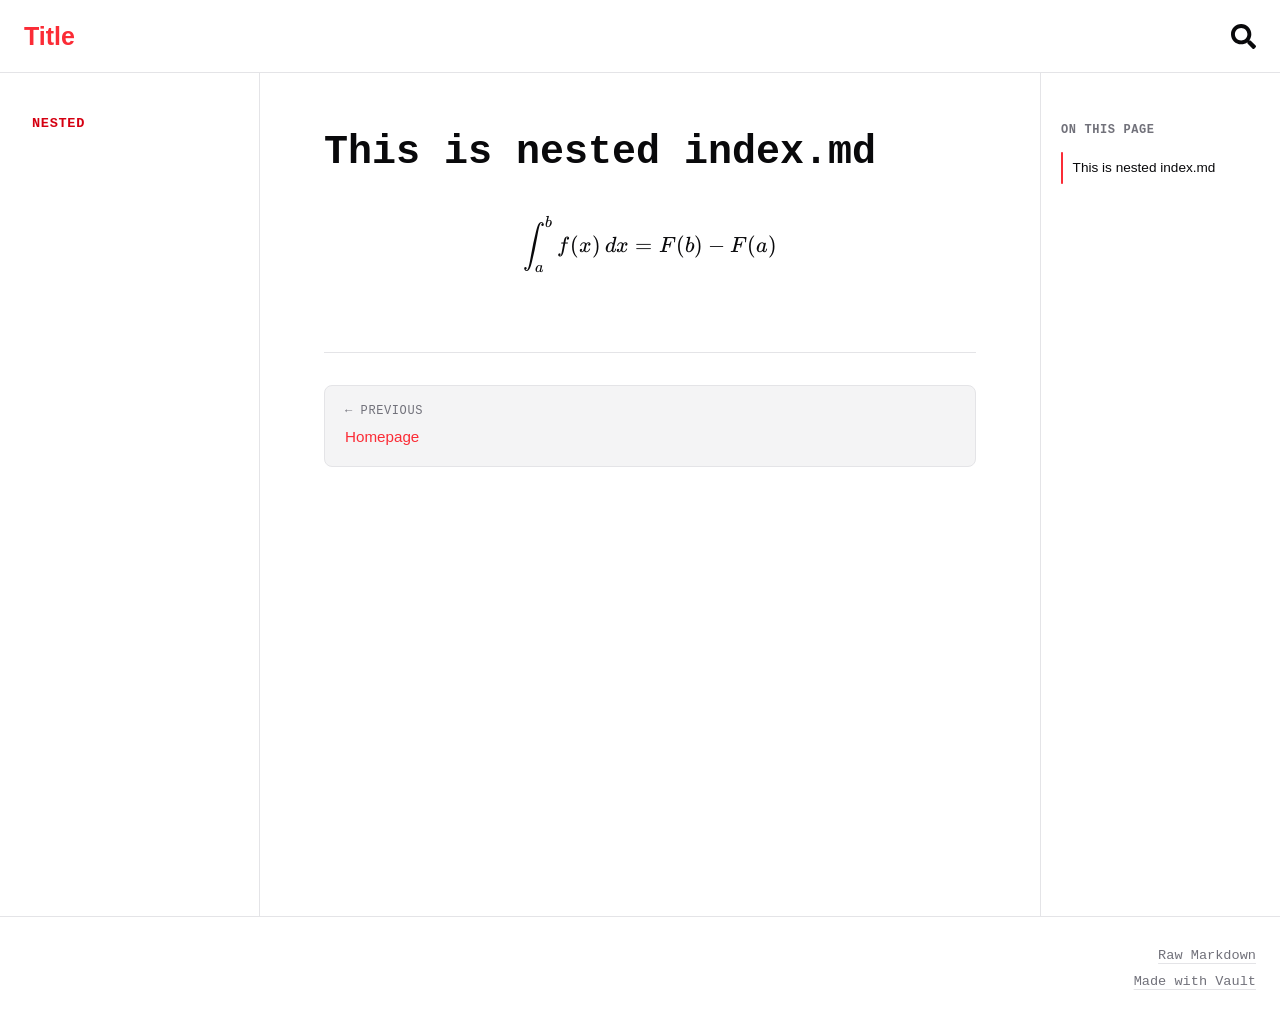
<file: docs/html/nested/index.html>
<!doctype html><html data-background-theme=standard data-radius-theme=standard data-theme=crimson lang=en><meta charset=UTF-8><meta content="width=device-width,initial-scale=1.0" name=viewport><title>Nested</title><meta content="Part of documentation about index" name=description><link href=../icon.svg rel=icon type=image/x-icon><script>window.VAULT_SEARCH_INDEX=[{title:`index`,url:`index.html`,category:null,headers:/* @__PURE__ */ `Heading Level 1.Heading Level 2.Heading Level 3.Heading Level 4.Heading Level 5.Heading Level 6.Typography & Inline Styles.Blockquotes.Alerts.Lists.Unordered List.Ordered List.Task List (GFM).Code Blocks.Syntax Highlighting (Rust).Syntax Highlighting (JavaScript).Indented Code Block.Tables.Links & Media.Extended Elements.Footnotes.Collapsible Section (HTML).Supported color models.Mathematical symbols from Latex.Inline Math.Display (Block) Math.Multi-line Equations & Alignment.Matrices & Vectors.Greek Letters & Special Symbols.Math inside a Markdown Table`.split(`.`)},{title:`index`,url:`nested/index.html`,category:`Nested`,headers:[`This is nested index.md`]}];</script><style>:root{--background:#fff;--foreground:#09090b;--muted:#71717a;--border:#e4e4e7;--card-bg:#f4f4f5;--accent:#e4e4e7;--hover-bg:#0000000a;--shadow-dropdown:0 10px 25px #00000014;--shadow-sidebar:4px 0 25px #00000014;--font-sans:-apple-system, BlinkMacSystemFont, "Segoe UI", Roboto, Helvetica, Arial, sans-serif;--font-code:"JetBrains Mono", monospace}@media (prefers-color-scheme:dark){:root{--background:#0a0a0a;--foreground:#f4f4f5;--muted:#a1a1aa;--border:#27272a;--card-bg:#121215;--accent:#27272a;--hover-bg:#ffffff0d;--shadow-dropdown:0 10px 25px #000000b3;--shadow-sidebar:4px 0 25px #000000b3}}*{box-sizing:border-box;scroll-behavior:smooth}body{background-color:var(--background);min-height:100vh;color:var(--foreground);font-family:var(--font-sans);grid-template:"header header header""sidebar content toc"1fr"footer footer footer"/260px minmax(0,1fr) 240px;margin:0;padding:0;line-height:1.6;display:grid}h1,h2,h3,h4{font-family:var(--font-code);color:var(--foreground);scroll-margin-top:2rem;font-weight:600}h1{margin-top:0;font-size:2.5rem}h2{border-bottom:1px solid var(--border);margin-top:2.5rem;padding-bottom:.5rem;font-size:1.75rem}p{opacity:.9;font-size:1.05rem}a{color:var(--foreground);text-decoration:underline;text-decoration-color:var(--border);text-underline-offset:4px;transition:color .2s,text-decoration-color .2s}main a{color:var(--main);text-decoration:underline;transition:all .4s}a:hover{color:var(--main-alt);text-decoration-color:var(--main-alt);transition:all .25s}pre,code{font-family:var(--font-code)}p code,li code,td code,blockquote code{white-space:nowrap;background-color:var(--card-bg);border:1px solid var(--border);border-radius:var(--radius-sm);color:var(--main-alt);padding:.15rem .4rem;font-size:.85em;transition:all .4s}pre{background-color:var(--card-bg);border:1px solid var(--border);border-radius:var(--radius-lg);margin:2rem 0;padding:1.5rem;position:relative;overflow-x:auto}pre code{color:var(--foreground);background-color:#0000;border:none;padding:0;font-size:.875rem;display:block;overflow-x:auto}table{border-collapse:collapse;border:1px solid var(--border);width:100%;margin:2rem 0;font-size:.95rem;overflow:hidden}th{background-color:var(--accent);color:var(--foreground);text-align:left;border-bottom:1px solid var(--border);padding:10px 14px;font-weight:600}td{border-bottom:1px solid var(--border);color:var(--foreground);opacity:.9;padding:10px 14px}tr:last-child td{border-bottom:none}ul:has(>li input[type=checkbox]),.contains-task-list{padding-left:0;list-style:none}li:has(>input[type=checkbox]),.task-list-item{flex-wrap:wrap;align-items:flex-start;gap:.6rem;margin-bottom:.5rem;line-height:1.6;display:flex}input[type=checkbox]{-webkit-appearance:none;appearance:none;border:2px solid var(--muted);border-radius:var(--radius-sm,4px);cursor:pointer;background-color:#0000;flex-shrink:0;place-content:center;width:1.25rem;height:1.25rem;margin:.2rem 0 0;transition:background-color .25s,border-color .25s,box-shadow .25s;display:grid}input[type=checkbox]:hover:not(:disabled){border-color:var(--main)}input[type=checkbox]:focus-visible{border-color:var(--main);box-shadow:0 0 0 2px rgba(var(--main), .15);outline:none}input[type=checkbox]:before{content:"";clip-path:polygon(14% 44%,0 65%,50% 100%,100% 16%,80% 0%,43% 62%);background-color:var(--foreground);width:.75rem;height:.75rem;transition:transform .25s cubic-bezier(.4,0,.2,1);transform:scale(0)}input[type=checkbox]:checked{background-color:var(--main-alt);border-color:var(--main-alt)}input[type=checkbox]:checked:before{transform:scale(1)}input[type=checkbox]:disabled{cursor:not-allowed;opacity:.6}li:has(>input[type=checkbox]:checked){color:var(--muted);text-decoration:line-through;transition:color .25s}footer{z-index:50;text-align:right;border-top:1px solid var(--border);background-color:var(--background);grid-area:footer;padding:1.5rem}footer a{font-family:var(--font-code);color:var(--muted);font-size:.85rem;transition:color .2s}footer a:hover{color:var(--foreground)}:root{--background:#fff;--card-bg:#f4f4f5;--border:#e4e4e7;--accent:#e4e4e7}@media (prefers-color-scheme:dark){:root{--background:#121212;--card-bg:#1e1e1e;--border:#2c2c2c;--accent:#2c2c2c}}[data-background-theme=standard]{--background:#fff;--card-bg:#f4f4f5;--border:#e4e4e7;--accent:#e4e4e7}@media (prefers-color-scheme:dark){[data-background-theme=standard]{--background:#121212;--card-bg:#1e1e1e;--border:#2c2c2c;--accent:#2c2c2c}}[data-background-theme=comfy]{--background:#f4f4f5;--card-bg:#fff;--border:#e4e4e7;--accent:#e4e4e7}@media (prefers-color-scheme:dark){[data-background-theme=comfy]{--background:#18181b;--card-bg:#27272a;--border:#3f3f46;--accent:#3f3f46}}[data-background-theme=deep-black]{--background:#fff;--card-bg:#fff;--border:#d4d4d8;--accent:#d4d4d8}@media (prefers-color-scheme:dark){[data-background-theme=deep-black]{--background:#000;--card-bg:#0d0d0d;--border:#222;--accent:#222}}[data-background-theme=zen]{--background:#faf9f6;--card-bg:#fff;--border:#e8e6e1;--accent:#e8e6e1}@media (prefers-color-scheme:dark){[data-background-theme=zen]{--background:#1f1f1f;--card-bg:#303030;--border:#444;--accent:#444}}[data-background-theme=stone]{--background:#fafaf9;--card-bg:#fff;--border:#e7e5e4;--accent:#e7e5e4}@media (prefers-color-scheme:dark){[data-background-theme=stone]{--background:#1c1917;--card-bg:#292524;--border:#44403c;--accent:#44403c}}[data-background-theme=mauve]{--background:#fbf9fa;--card-bg:#fff;--border:#f0e6ee;--accent:#f0e6ee}@media (prefers-color-scheme:dark){[data-background-theme=mauve]{--background:#1d161e;--card-bg:#291f2b;--border:#3d2c40;--accent:#3d2c40}}[data-background-theme=olive]{--background:#fafaf8;--card-bg:#fff;--border:#eaeae2;--accent:#eaeae2}@media (prefers-color-scheme:dark){[data-background-theme=olive]{--background:#1d1d16;--card-bg:#2a2a20;--border:#3f3f31;--accent:#3f3f31}}[data-background-theme=mist]{--background:#f8fafc;--card-bg:#fff;--border:#e2e8f0;--accent:#e2e8f0}@media (prefers-color-scheme:dark){[data-background-theme=mist]{--background:#161b1d;--card-bg:#1e2427;--border:#2b3539;--accent:#2b3539}}[data-background-theme=taupe]{--background:#faf9f8;--card-bg:#fff;--border:#ede7e3;--accent:#ede7e3}@media (prefers-color-scheme:dark){[data-background-theme=taupe]{--background:#1d1816;--card-bg:#2a2220;--border:#3f3531;--accent:#3f3531}}.back-link{border-bottom:1px solid var(--border);background-color:var(--background);z-index:999;grid-area:header;align-items:center;gap:1rem;padding:1rem 1.5rem;display:flex;position:sticky;top:0;-webkit-transform:translate(0);transform:translate(0)}.nav-bar{justify-content:space-between;display:flex}.home-btn{color:var(--main);font-size:25px;font-weight:700;text-decoration:none;transition:color .25s,transform .45s}.home-btn:hover{color:var(--main-alt);transition:all .25s}.menu-toggle{cursor:pointer;background:0 0;border:none;flex-direction:column;justify-content:space-around;width:30px;height:25px;padding:0;display:none}.menu-toggle .icon-line{background-color:var(--foreground);border-radius:var(--radius-xs);width:100%;height:3px;transition:all .3s ease-in-out}.menu-toggle.open .icon-line:first-child{background-color:var(--main-alt);transition:all .4s;transform:translateY(8.5px)rotate(45deg)}.menu-toggle.open .icon-line:nth-child(2){opacity:0}.menu-toggle.open .icon-line:nth-child(3){background-color:var(--main-alt);transition:all .4s;transform:translateY(-8.5px)rotate(-45deg)}.search-btn{color:var(--foreground);cursor:pointer;background-color:#0000;border:none;justify-content:center;align-items:center;padding:0;font-size:25px;transition:color .3s;display:flex}.search-btn:hover{color:var(--main-alt);transition:all .25s}.search-box{z-index:50;flex-direction:column;gap:.75rem;width:100%;max-width:600px;padding:0 1.5rem;display:none;position:absolute;top:15vh;left:50%;transform:translate(-50%)}.search-box.active{display:flex}.search-box input{background-color:var(--card-bg);width:100%;color:var(--foreground);border:1px solid var(--border);border-radius:var(--radius-lg);font-size:1.25rem;font-family:var(--font-code);outline:none;padding:.85rem 1.25rem;transition:border-color .2s,box-shadow .2s}.search-box input:focus{border-color:var(--main);box-shadow:0 0 0 2px rgba(var(--main), .15);transition:all .25s}.search-suggestions{background-color:var(--card-bg);border:1px solid var(--border);border-radius:var(--radius-lg);box-shadow:var(--shadow-dropdown);flex-direction:column;gap:.25rem;padding:.5rem;display:flex}.search-suggestions button{color:var(--muted);text-align:left;border-radius:var(--radius-sm);cursor:pointer;font-family:var(--font-code);background:0 0;border:none;padding:.6rem .75rem;font-size:.9rem;transition:color .2s,background-color .2s}.search-suggestions button:hover{background-color:var(--hover-bg);color:var(--foreground)}.search-suggestions button.suggestion-item{text-transform:capitalize;justify-content:space-between;align-items:center;width:100%;display:flex}.search-suggestions button.suggestion-item.selected{background-color:var(--active-bg);color:var(--main-alt);transition:all .4s}body.sidebar-locked .search-btn,body.sidebar-locked .search-box{pointer-events:none;opacity:.4;user-select:none}.sidebar{overscroll-behavior:contain;border-right:1px solid var(--border);background-color:var(--background);grid-area:sidebar;height:calc(100dvh - 57px);padding:2rem 1.25rem;font-size:.9rem;position:sticky;top:57px;overflow-y:auto}.sidebar-section{margin-bottom:.25rem}.sidebar-title{font-family:var(--font-code);text-transform:uppercase;letter-spacing:.05em;color:var(--foreground);justify-content:space-between;align-items:center;gap:.5rem;margin-bottom:.5rem;padding:.25rem .75rem;font-size:.85rem;font-weight:700;display:flex}.sidebar-title button{color:var(--foreground);cursor:pointer;border-radius:var(--radius-sm,4px);background-color:#0000;border:none;flex-shrink:0;justify-content:center;align-items:center;padding:.25rem;transition:color .2s,background-color .2s;display:inline-flex}.sidebar-title button:hover{color:var(--main);background-color:var(--hover-bg);transition:all .25s}a.sidebar-title-link,.sidebar-title-text{color:var(--foreground);flex-grow:1;align-items:center;gap:.4rem;padding:.25rem 0;text-decoration:none;transition:color .2s;display:flex}a.sidebar-title-link:after{opacity:.4;font-size:1rem;transition:transform .2s,opacity .2s,color .2s}a.sidebar-title-link:hover,a.sidebar-title-link:hover~button{color:var(--main);transition:all .25s}a.sidebar-title-link.active,a.sidebar-title-link.active~button{color:var(--main-alt);cursor:default;transition:all .4s}a.sidebar-title-link:not(.active):hover:before{opacity:1;color:var(--main);transition:all .25s;transform:translate(2px)}.sidebar-list{text-transform:capitalize;margin:0;padding:0;list-style:none}.sidebar-section .sidebar-list{margin-left:1.5rem}.sidebar-section .sidebar-list a:not(.active){border-left:1px solid var(--border);border-radius:0}.sidebar-item{margin:.25rem 0}.sidebar-link{border-radius:var(--radius-sm);color:var(--muted);padding:.4rem .75rem;text-decoration:none;transition:color .2s,background-color .2s;display:block}.sidebar-link:hover{color:var(--foreground);background-color:var(--hover-bg)}.sidebar-link.active{cursor:default;color:var(--foreground);background-color:var(--active-bg);border-left:2px solid var(--main);padding-left:calc(.75rem - 2px);font-weight:500;transition:all .4s}.sidebar-section.collapsed .sidebar-list{display:none}.sidebar-section.collapsed .sidebar-toggle svg{transform:rotate(-90deg)}.sidebar-toggle svg{transition:transform .2s}.doc-content{grid-area:content;width:100%;max-width:900px;margin:0 auto;padding:3rem 4rem}.toc-sidebar{overscroll-behavior:contain;border-left:1px solid var(--border);grid-area:toc;max-height:calc(100dvh - 57px);padding:3rem 1.25rem 5rem;font-size:.85rem;position:sticky;top:57px;overflow-y:auto}.toc-sidebar div:first-child{font-family:var(--font-code);text-transform:uppercase;letter-spacing:.05em;color:var(--muted);margin-bottom:.75rem;font-size:.75rem;font-weight:600}.toc-list{border-left:2px solid var(--border);flex-direction:column;gap:.2rem;margin:0;padding:0;list-style:none;display:flex;position:relative}.toc-list li{position:relative}.toc-link{color:var(--muted);border-radius:var(--radius-sm);padding:.3rem .6rem;font-size:.85rem;text-decoration:none;transition:color .2s,background-color .2s;display:block}.toc-link:hover{color:var(--foreground);background-color:var(--hover-bg)}.toc-item-h3{border-left:1px solid var(--border);margin-left:.75rem;padding-left:.4rem}.toc-item-h4{border-left:1px solid var(--border);margin-left:1.5rem;padding-left:.4rem}.toc-link.active{color:var(--foreground);font-weight:500}li.active:before{content:"";background-color:var(--main);border-radius:var(--radius-xs);width:2px;position:absolute;top:0;bottom:0}.toc-item.active:before{left:-2px}.toc-item-h3.active:before{left:calc(-.75rem - 2px)}.toc-item-h4.active:before{left:calc(-1.5rem - 2px)}.toc-mobile-toggle{z-index:25;border-radius:var(--radius-sm);cursor:pointer;color:var(--muted);background:0 0;border-color:#0000;padding:.5rem;transition:background-color .2s,color .2s;display:none;position:fixed;top:75px;right:1.25rem}.toc-mobile-toggle:hover,.toc-mobile-toggle:focus{background-color:var(--hover-bg);color:var(--foreground);transition:all .35s}.toc-mobile-toggle svg{width:20px;height:20px}.pagination-nav{border-top:1px solid var(--border);justify-content:space-between;gap:1rem;margin-top:4rem;padding-top:2rem;display:flex}.pagination-btn{background-color:var(--card-bg);border:1px solid var(--border);border-radius:var(--radius-lg);color:var(--foreground);flex-direction:column;flex:1;gap:.25rem;max-width:48%;padding:1rem 1.25rem;text-decoration:none;transition:border-color .2s,transform .2s;display:flex}.pagination-btn:only-child{max-width:100%}.pagination-btn:hover{border-color:var(--main);color:var(--foreground);transition:all .25s}.pagination-btn.next{text-align:right;align-items:flex-end}.pagination-label{font-family:var(--font-code);text-transform:uppercase;letter-spacing:.05em;color:var(--muted);font-size:.75rem}.pagination-title{color:var(--main);text-transform:capitalize;font-size:.95rem;font-weight:500;transition:all .4s}@media (width<=1200px){body{grid-template-columns:260px minmax(0,1fr);grid-template-areas:"header header""sidebar content""footer footer"}.doc-content{padding:3rem 4rem 3rem 2rem}.toc-mobile-toggle{cursor:pointer;flex-direction:column;align-items:flex-end;gap:5px;width:42px;padding:.75rem .5rem;transition:all .45s;display:flex;position:fixed;top:15em;right:.5rem;transform:translateY(-50%)}.toc-mini-line{background-color:var(--muted);border-radius:var(--radius-xs);height:2px;transition:background-color .2s,width .2s}.toc-mini-line.level-top{width:20px}.toc-mini-line.level-mid{width:12px}.toc-mini-line.level-low{width:6px}.toc-mini-line.active{background-color:var(--main);width:24px;transition:all .4s}.toc-mobile-toggle:hover .toc-mini-line:not(.active){background-color:var(--foreground)}.toc-sidebar{background-color:var(--background);border:1px solid var(--border);border-radius:var(--radius-sm);opacity:0;visibility:hidden;pointer-events:none;width:260px;height:auto;max-height:30rem;padding:1.5rem;transition:opacity .2s,transform .2s,visibility .2s;display:none;top:7em;right:4.5rem;transform:translate(20px);box-shadow:0 8px 24px #0003}.toc-sidebar.show-mobile{z-index:15;opacity:1!important;visibility:visible!important;pointer-events:auto!important;display:block!important;position:fixed!important;transform:translate(0)!important}.toc-mobile-bg{background-color:var(--background)}.doc-content{margin-top:65px;padding:1.5rem 4rem 1.5rem 1.5rem}.back-link{z-index:999;width:100%;position:fixed;top:0;left:0}}@media (width<=768px){body{grid-template-columns:minmax(0,1fr);grid-template-areas:"header""content""footer"}body.sidebar-open{overflow:hidden}.menu-toggle{display:flex}.sidebar-backdrop{backdrop-filter:blur(2px);z-index:900;opacity:0;visibility:hidden;background-color:#0009;width:100vw;height:100dvh;transition:opacity .3s,visibility .3s;position:fixed;top:0;left:0}body.sidebar-open .sidebar-backdrop{opacity:1;visibility:visible}.sidebar{z-index:910;background-color:var(--background);width:260px;height:100dvh;box-shadow:var(--shadow-sidebar);padding:calc(57px + 2rem) 1.25rem 2rem;transition:transform .3s cubic-bezier(.16,1,.3,1);display:block;position:fixed;top:0;left:0;transform:translate(-100%)}body.sidebar-open .sidebar{transform:translate(0)}}@media (width<=600px){body{display:block}.back-link{padding:.75rem 1rem}.doc-content{padding:1rem 4rem 1rem 1rem}h1{font-size:1.8rem}h2{font-size:1.4rem}.pagination-nav{flex-direction:column}.pagination-btn{max-width:100%;text-align:left!important;align-items:flex-start!important}}@media (width<=530px){table{display:block;overflow:auto}}.markdown-alert{border-left:4px solid;border-radius:0 6px 6px 0;margin-bottom:16px;padding:12px 16px;font-family:system-ui,sans-serif}.markdown-alert .alert-title{align-items:center;gap:8px;margin-top:0;margin-bottom:8px;font-weight:600;display:flex}.markdown-alert p:last-child{margin-bottom:0}.markdown-alert-note{background-color:#0969da1a;border-color:#0969da}.markdown-alert-note .alert-title{color:#0969da}.markdown-alert-tip{background-color:#1a7f371a;border-color:#1a7f37}.markdown-alert-tip .alert-title{color:#1a7f37}.markdown-alert-important{background-color:#8250df1a;border-color:#8250df}.markdown-alert-important .alert-title{color:#8250df}.markdown-alert-warning{background-color:#9a67001a;border-color:#9a6700}.markdown-alert-warning .alert-title{color:#9a6700}.markdown-alert-caution{background-color:#d1242f1a;border-color:#d1242f}.markdown-alert-caution .alert-title{color:#d1242f}.color-swatch{vertical-align:baseline;border:1px solid #80808066;border-radius:50%;width:.9em;height:.9em;margin-bottom:-.1em;margin-right:.4em;display:inline-block}section.footnotes{border-top:1px solid var(--border-color,#e1e4e8);color:var(--text-muted,#57606a);margin-top:2rem;padding-top:1rem;font-size:.85em}a[data-footnote-ref],section.footnotes li{scroll-margin-top:80px}section.footnotes h2.sr-only{clip:rect(0, 0, 0, 0);border:0;width:1px;height:1px;margin:-1px;padding:0;position:absolute;overflow:hidden}.data-footnote-backref{margin-left:.25rem;font-family:monospace;text-decoration:none}:root,[data-radius-theme=standard]{--radius-lg:8px;--radius-md:6px;--radius-sm:4px;--radius-xs:2px}[data-radius-theme=brutalist]{--radius-lg:0px;--radius-md:0px;--radius-sm:0px;--radius-xs:0px}[data-radius-theme=rounded]{--radius-lg:16px;--radius-md:12px;--radius-sm:8px;--radius-xs:4px}:root,[data-theme=crimson]{--main:oklch(63.7% .237 25.331);--main-alt:oklch(53.7% .237 25.331);--active-bg:oklch(63.7% .237 25.331/.1)}@media (prefers-color-scheme:dark){:root,[data-theme=crimson]{--main:oklch(69.7% .237 25.331);--main-alt:oklch(79.7% .237 25.331);--active-bg:oklch(69.7% .237 25.331/.18)}}[data-theme=orange-red]{--main:oklch(64.6% .222 41.116);--main-alt:oklch(54.6% .222 41.116);--active-bg:oklch(64.6% .222 41.116/.1)}@media (prefers-color-scheme:dark){[data-theme=orange-red]{--main:oklch(70.6% .222 41.116);--main-alt:oklch(80.6% .222 41.116);--active-bg:oklch(70.6% .222 41.116/.18)}}[data-theme=orange]{--main:oklch(66.6% .179 58.318);--main-alt:oklch(56.6% .179 58.318);--active-bg:oklch(66.6% .179 58.318/.1)}@media (prefers-color-scheme:dark){[data-theme=orange]{--main:oklch(72.6% .179 58.318);--main-alt:oklch(82.6% .179 58.318);--active-bg:oklch(72.6% .179 58.318/.18)}}[data-theme=yellow]{--main:oklch(68.1% .162 75.834);--main-alt:oklch(58.1% .162 75.834);--active-bg:oklch(68.1% .162 75.834/.1)}@media (prefers-color-scheme:dark){[data-theme=yellow]{--main:oklch(74.1% .162 75.834);--main-alt:oklch(84.1% .162 75.834);--active-bg:oklch(74.1% .162 75.834/.18)}}[data-theme=green]{--main:oklch(64.8% .2 131.684);--main-alt:oklch(54.8% .2 131.684);--active-bg:oklch(64.8% .2 131.684/.1)}@media (prefers-color-scheme:dark){[data-theme=green]{--main:oklch(70.8% .2 131.684);--main-alt:oklch(80.8% .2 131.684);--active-bg:oklch(70.8% .2 131.684/.18)}}[data-theme=emerald]{--main:oklch(62.7% .194 149.214);--main-alt:oklch(52.7% .194 149.214);--active-bg:oklch(62.7% .194 149.214/.1)}@media (prefers-color-scheme:dark){[data-theme=emerald]{--main:oklch(68.7% .194 149.214);--main-alt:oklch(78.7% .194 149.214);--active-bg:oklch(68.7% .194 149.214/.18)}}[data-theme=teal]{--main:oklch(59.6% .145 163.225);--main-alt:oklch(49.6% .145 163.225);--active-bg:oklch(59.6% .145 163.225/.1)}@media (prefers-color-scheme:dark){[data-theme=teal]{--main:oklch(65.6% .145 163.225);--main-alt:oklch(75.6% .145 163.225);--active-bg:oklch(65.6% .145 163.225/.18)}}[data-theme=cyan]{--main:oklch(60% .118 184.704);--main-alt:oklch(50% .118 184.704);--active-bg:oklch(60% .118 184.704/.1)}@media (prefers-color-scheme:dark){[data-theme=cyan]{--main:oklch(66% .118 184.704);--main-alt:oklch(76% .118 184.704);--active-bg:oklch(66% .118 184.704/.18)}}[data-theme=blue]{--main:oklch(60.9% .126 221.723);--main-alt:oklch(50.9% .126 221.723);--active-bg:oklch(60.9% .126 221.723/.1)}@media (prefers-color-scheme:dark){[data-theme=blue]{--main:oklch(66.9% .126 221.723);--main-alt:oklch(76.9% .126 221.723);--active-bg:oklch(66.9% .126 221.723/.18)}}[data-theme=indigo]{--main:oklch(58.87% .2323 282.69);--main-alt:oklch(48.87% .2323 282.69);--active-bg:oklch(58.87% .2323 282.69/.1)}@media (prefers-color-scheme:dark){[data-theme=indigo]{--main:oklch(64.87% .2323 282.69);--main-alt:oklch(74.87% .2323 282.69);--active-bg:oklch(64.87% .2323 282.69/.18)}}[data-theme=purple]{--main:oklch(43.83% .2179 303.91);--main-alt:oklch(33.83% .2179 303.91);--active-bg:oklch(43.83% .2179 303.91/.1)}@media (prefers-color-scheme:dark){[data-theme=purple]{--main:oklch(49.83% .2179 303.91);--main-alt:oklch(59.83% .2179 303.91);--active-bg:oklch(49.83% .2179 303.91/.18)}}[data-theme=rose]{--main:oklch(58.6% .253 17.585);--main-alt:oklch(48.6% .253 17.585);--active-bg:oklch(58.6% .253 17.585/.1)}@media (prefers-color-scheme:dark){[data-theme=rose]{--main:oklch(64.6% .253 17.585);--main-alt:oklch(74.6% .253 17.585);--active-bg:oklch(64.6% .253 17.585/.18)}}[data-theme=silver]{--main:oklch(98.5% .002 247.839);--main-alt:oklch(88.5% .002 247.839);--active-bg:oklch(98.5% .002 247.839/.1)}@media (prefers-color-scheme:dark){[data-theme=silver]{--main:oklch(85% .002 247.839);--main-alt:oklch(95% .002 247.839);--active-bg:oklch(85% .002 247.839/.18)}}[data-theme=fuchsia]{--main:oklch(59.1% .293 322.896);--main-alt:oklch(49.1% .293 322.896);--active-bg:oklch(59.1% .293 322.896/.1)}@media (prefers-color-scheme:dark){[data-theme=fuchsia]{--main:oklch(65.1% .293 322.896);--main-alt:oklch(75.1% .293 322.896);--active-bg:oklch(65.1% .293 322.896/.18)}}[data-theme=pink]{--main:oklch(59.2% .249 .584);--main-alt:oklch(49.2% .249 .584);--active-bg:oklch(59.2% .249 .584/.1)}@media (prefers-color-scheme:dark){[data-theme=pink]{--main:oklch(65.2% .249 .584);--main-alt:oklch(75.2% .249 .584);--active-bg:oklch(65.2% .249 .584/.18)}}[data-theme=amber]{--main:oklch(62.5% .19 60.5);--main-alt:oklch(52.5% .19 60.5);--active-bg:oklch(62.5% .19 60.5/.1)}@media (prefers-color-scheme:dark){[data-theme=amber]{--main:oklch(69.5% .19 60.5);--main-alt:oklch(79.5% .19 60.5);--active-bg:oklch(69.5% .19 60.5/.18)}}[data-theme=lime]{--main:oklch(72% .21 128.5);--main-alt:oklch(62% .21 128.5);--active-bg:oklch(72% .21 128.5/.1)}@media (prefers-color-scheme:dark){[data-theme=lime]{--main:oklch(78% .21 128.5);--main-alt:oklch(86% .21 128.5);--active-bg:oklch(78% .21 128.5/.18)}}[data-theme=red]{--main:oklch(58% .25 24.5);--main-alt:oklch(48% .25 24.5);--active-bg:oklch(58% .25 24.5/.1)}@media (prefers-color-scheme:dark){[data-theme=red]{--main:oklch(64% .25 24.5);--main-alt:oklch(74% .25 24.5);--active-bg:oklch(64% .25 24.5/.18)}}[data-theme=sky]{--main:oklch(60% .15 235);--main-alt:oklch(50% .15 235);--active-bg:oklch(60% .15 235/.1)}@media (prefers-color-scheme:dark){[data-theme=sky]{--main:oklch(67% .15 235);--main-alt:oklch(77% .15 235);--active-bg:oklch(67% .15 235/.18)}}[data-theme=violet]{--main:oklch(52% .25 295);--main-alt:oklch(42% .25 295);--active-bg:oklch(52% .25 295/.1)}@media (prefers-color-scheme:dark){[data-theme=violet]{--main:oklch(59% .25 295);--main-alt:oklch(69% .25 295);--active-bg:oklch(59% .25 295/.18)}}</style><link onload="this.media='all'" href=../css/lazy__katex.css media=print rel=stylesheet><link onload="this.media='all'" href=../css/lazy__syntax-highlighting.css media=print rel=stylesheet><script>// 1. Code Block Copy Buttons
// Copy buttons are generated by js. This is intentional design. If
// they were pre-parsed, when you remove this file they would still
// be there without any functionality. It could be fixed by adding extra option
// in init, but this may result in extra refactoring for no practical performance boost.
function initCodeBlocks(){document.querySelectorAll(`pre`).forEach(block=>{getComputedStyle(block).position===`static`&&(block.style.position=`relative`);let copyButton=document.createElement(`button`);copyButton.type=`button`;let copyIcon=`<svg fill="currentColor" aria-hidden="true" viewBox="0 0 16 16" version="1.1" width="16" height="16" data-view-component="true"> <path d="M0 6.75C0 5.784.784 5 1.75 5h1.5a.75.75 0 0 1 0 1.5h-1.5a.25.25 0 0 0-.25.25v7.5c0 .138.112.25.25.25h7.5a.25.25 0 0 0 .25-.25v-1.5a.75.75 0 0 1 1.5 0v1.5A1.75 1.75 0 0 1 9.25 16h-7.5A1.75 1.75 0 0 1 0 14.25Z"></path><path d="M5 1.75C5 .784 5.784 0 6.75 0h7.5C15.216 0 16 .784 16 1.75v7.5A1.75 1.75 0 0 1 14.25 11h-7.5A1.75 1.75 0 0 1 5 9.25Zm1.75-.25a.25.25 0 0 0-.25.25v7.5c0 .138.112.25.25.25h7.5a.25.25 0 0 0 .25-.25v-7.5a.25.25 0 0 0-.25-.25Z"> </path> </svg>`,confirmIcon=`<svg fill="#2ad653" aria-hidden="true" height="16" viewBox="0 0 16 16" version="1.1" width="16" data-view-component="true"> <path d = "M13.78 4.22a.75.75 0 0 1 0 1.06l-7.25 7.25a.75.75 0 0 1-1.06 0L2.22 9.28a.751.751 0 0 1 .018-1.042.751.751 0 0 1 1.042-.018L6 10.94l6.72-6.72a.75.75 0 0 1 1.06 0Z" ></path> </svg>`;copyButton.innerHTML=copyIcon,Object.assign(copyButton.style,{position:`absolute`,top:`8px`,right:`8px`,padding:`4px 8px`,fontSize:`12px`,fontFamily:`sans-serif`,background:`#2d2d2d`,color:`#ffffff`,border:`1px solid #444`,borderRadius:`var(--radius-sm)`,cursor:`pointer`,zIndex:`10`,transition:`background 0.2s ease`}),copyButton.addEventListener(`mouseenter`,()=>copyButton.style.background=`#444`),copyButton.addEventListener(`mouseleave`,()=>copyButton.style.background=`#2d2d2d`),copyButton.addEventListener(`click`,async()=>{let codeElement=block.querySelector(`code`),textToCopy=codeElement?codeElement.innerText:block.innerText;try{await navigator.clipboard.writeText(textToCopy),copyButton.innerHTML=`<svg fill="#2ad653" aria-hidden="true" height="16" viewBox="0 0 16 16" version="1.1" width="16" data-view-component="true"> <path d = "M13.78 4.22a.75.75 0 0 1 0 1.06l-7.25 7.25a.75.75 0 0 1-1.06 0L2.22 9.28a.751.751 0 0 1 .018-1.042.751.751 0 0 1 1.042-.018L6 10.94l6.72-6.72a.75.75 0 0 1 1.06 0Z" ></path> </svg>`}catch(err){console.error(`Failed to copy text: `,err),copyButton.innerText=`Error`}finally{setTimeout(()=>copyButton.innerHTML=copyIcon,2e3)}}),block.appendChild(copyButton)})}
// 3. Active Link Highlighting
function initActiveLinks(){let currentSegments=window.location.pathname.toLowerCase().split(`/`).filter(Boolean);document.querySelectorAll(`.sidebar-link, .sidebar-title-link`).forEach(link=>{let href=link.getAttribute(`href`);if(!href)return;
// Use a temporary anchor to safely resolve relative paths (like ../)
let parser=document.createElement(`a`);parser.href=href;let linkSegments=parser.pathname.toLowerCase().split(`/`).filter(Boolean);if(currentSegments.length>0&&linkSegments.length>0){
// Compare the last 2 segments (e.g., folder name + filename) to distinguish
// between nested/test.html and nested-two/test.html uniquely
let currentTail=currentSegments.slice(-2).join(`/`),linkTail=linkSegments.slice(-2).join(`/`);(currentSegments.join(`/`)===linkSegments.join(`/`)||currentTail===linkTail&&currentTail!==``)&&link.classList.add(`active`)}link.addEventListener(`click`,e=>{
// Prevent default ONLY if it's active and not an internal anchor jump
link.classList.contains(`active`)&&!link.hash&&e.preventDefault()})})}document.addEventListener(`DOMContentLoaded`,()=>{document.documentElement.getAttribute(`data-theme`)===`rainbow`&&automaticChange()});
// If you hate automatic changing, replace in the Event listener `automaticChange` to `changeColor`
async function automaticChange(){for(;;)changeColor(),await sleep(5e3)}function sleep(ms){return new Promise(resolve=>setTimeout(resolve,ms))}function changeColor(){let themes=[`crimson`,`orange-red`,`orange`,`yellow`,`green`,`emerald`,`teal`,`cyan`,`blue`,`indigo`,`purple`,`rose`,`fuchsia`,`pink`,`amber`,`lime`,`red`,`sky`,`violet`],current=document.documentElement.getAttribute(`data-theme`),index=Math.floor(Math.random()*themes.length);current===themes[index]?changeColor():document.documentElement.setAttribute(`data-theme`,themes[index])}
// 4. Search Functionality & Indexing
function initSearch(){let searchBtn=document.querySelector(`.search-btn`),searchBox=document.querySelector(`.search-box`),searchInput=document.getElementById(`search`),suggestionsContainer=document.querySelector(`.search-suggestions`);if(!searchBtn||!searchBox||!searchInput||!suggestionsContainer)return;let currentMatches=[],selectedIndex=0,searchIndex=[],pageIcon=`<svg width="16" height="16" viewBox="0 0 20 20" style="flex-shrink: 0;"> <path d="M17 6v12c0 .52-.2 1-1 1H4c-.7 0-1-.33-1-1V2c0-.55.42-1 1-1h8l5 5zM14 8h-3.13c-.51 0-.87-.34-.87-.87V4" stroke="currentColor" fill="none" fill-rule="evenodd" stroke-linejoin="round"></path> </svg>`,headerIcon=`<svg stroke="currentColor" fill="currentColor" stroke-width="0" viewBox="0 0 24 24" height="16" width="16" xmlns="http://www.w3.org/2000/svg"> <g id="Hashtag"> <path d="M20.435,15.506H16.2l.61-7h3.63a.5.5,0,0,0,.5-.5.5.5,0,0,0-.5-.5H16.9l.34-3.87a.509.509,0,0,0-.46-.54.5.5,0,0,0-.54.46l-.35,3.95H8.9l.34-3.87a.509.509,0,0,0-.46-.54.491.491,0,0,0-.54.46l-.35,3.95H3.565a.5.5,0,0,0-.5.5.5.5,0,0,0,.5.5h4.24l-.62,7H3.565a.5.5,0,0,0-.5.5.5.5,0,0,0,.5.5h3.54l-.34,3.86a.508.508,0,0,0,.45.54h.05a.516.516,0,0,0,.5-.46l.34-3.94h7l-.34,3.86a.508.508,0,0,0,.45.54h.05a.516.516,0,0,0,.5-.46l.34-3.94h4.33a.5.5,0,0,0,.5-.5A.5.5,0,0,0,20.435,15.506Zm-5.25,0H8.2l.61-7h7Z"></path> </g> </svg>`,normalizePath=path=>path.replace(/\/index\.html$/,`/`).replace(/\/$/,``),currentPath=normalizePath(window.location.pathname),isCurrentPage=href=>{try{return normalizePath(new URL(href,window.location.href).pathname)===currentPath}catch{return!1}},sampleLink=document.querySelector(`.sidebar-link, .sidebar-title-link`),sampleHref=sampleLink?sampleLink.getAttribute(`href`):``,prefixMatch=sampleHref?sampleHref.match(/^(?:\.\.\/)+/):null,prefix=prefixMatch?prefixMatch[0]:``;
// Ingest global Vault search index injected via Rust script
Array.isArray(window.VAULT_SEARCH_INDEX)?window.VAULT_SEARCH_INDEX.forEach(item=>{let fullUrl=`${prefix}${item.url}`,category=item.category||`Page`,title=item.title;
// Add Section/Heading Entries
(item.title.toLowerCase()===`index`||item.url===`index.html`||item.url.endsWith(`/index.html`))&&(title=item.category?item.category:`Homepage`),isCurrentPage(fullUrl)||searchIndex.push({title,searchableText:`${title} ${category}`.toLowerCase(),href:fullUrl,type:category,isHeader:!1}),Array.isArray(item.headers)&&item.headers.forEach(header=>{
// Lowercase, replace non-word chars with hyphens, and trim leading/trailing hyphens
let id=header.toLowerCase().replace(/&amp;/g,`amp`).replace(/&/g,`amp`).replace(/[^\w]+/g,`-`).replace(/^-+|-+$/g,``);id&&searchIndex.push({title:header,searchableText:`${header} ${title} ${category}`.toLowerCase(),href:`${fullUrl}#${id}`,type:`${title} > Section`,isHeader:!0})})}):document.querySelectorAll(`.sidebar-link`).forEach(link=>{let href=link.getAttribute(`href`);if(href&&!isCurrentPage(href)){let title=link.textContent.trim();searchIndex.push({title,searchableText:title.toLowerCase(),href,type:`Page`,isHeader:!1})}});let closeSearch=()=>{searchBox.classList.remove(`active`),searchInput.value=``,suggestionsContainer.innerHTML=``,currentMatches=[],selectedIndex=0},updateHighlight=()=>{suggestionsContainer.querySelectorAll(`.suggestion-item`).forEach((btn,index)=>{btn.classList.toggle(`selected`,index===selectedIndex)})},updateSuggestions=query=>{suggestionsContainer.innerHTML=``;let trimmedQuery=query.trim().toLowerCase();if(currentMatches=trimmedQuery?searchIndex.map(item=>{let titleLower=item.title.toLowerCase(),score=0;return titleLower===trimmedQuery?score=100:titleLower.startsWith(trimmedQuery)?score=75:titleLower.includes(trimmedQuery)?score=50:item.searchableText.includes(trimmedQuery)&&(score=25),{...item,score}}).filter(item=>item.score>0).sort((a,b)=>b.score-a.score).slice(0,6):searchIndex.slice(0,8),currentMatches.length===0){suggestionsContainer.innerHTML=`<div style="padding: 0.6rem 0.75rem; color: var(--muted); font-size: 0.9rem; font-family: var(--font-code);">No results found</div>`,selectedIndex=-1;return}selectedIndex=0,currentMatches.forEach((match,index)=>{let btn=document.createElement(`button`);btn.type=`button`,btn.className=`suggestion-item ${index===0?`selected`:``}`,btn.innerHTML=`
                <span style="display: inline-flex; align-items: center; gap: 0.5rem; overflow: hidden; text-overflow: ellipsis; white-space: nowrap;">
                    ${match.isHeader?`<svg stroke="currentColor" fill="currentColor" stroke-width="0" viewBox="0 0 24 24" height="16" width="16" xmlns="http://www.w3.org/2000/svg"> <g id="Hashtag"> <path d="M20.435,15.506H16.2l.61-7h3.63a.5.5,0,0,0,.5-.5.5.5,0,0,0-.5-.5H16.9l.34-3.87a.509.509,0,0,0-.46-.54.5.5,0,0,0-.54.46l-.35,3.95H8.9l.34-3.87a.509.509,0,0,0-.46-.54.491.491,0,0,0-.54.46l-.35,3.95H3.565a.5.5,0,0,0-.5.5.5.5,0,0,0,.5.5h4.24l-.62,7H3.565a.5.5,0,0,0-.5.5.5.5,0,0,0,.5.5h3.54l-.34,3.86a.508.508,0,0,0,.45.54h.05a.516.516,0,0,0,.5-.46l.34-3.94h7l-.34,3.86a.508.508,0,0,0,.45.54h.05a.516.516,0,0,0,.5-.46l.34-3.94h4.33a.5.5,0,0,0,.5-.5A.5.5,0,0,0,20.435,15.506Zm-5.25,0H8.2l.61-7h7Z"></path> </g> </svg>`:`<svg width="16" height="16" viewBox="0 0 20 20" style="flex-shrink: 0;"> <path d="M17 6v12c0 .52-.2 1-1 1H4c-.7 0-1-.33-1-1V2c0-.55.42-1 1-1h8l5 5zM14 8h-3.13c-.51 0-.87-.34-.87-.87V4" stroke="currentColor" fill="none" fill-rule="evenodd" stroke-linejoin="round"></path> </svg>`}
                    <span>${match.title}</span>
                </span>
                <small style="opacity: 0.4; font-size: 0.75rem; font-family: var(--font-code); margin-left: 0.5rem; flex-shrink: 0;">${match.type}</small>
            `,btn.addEventListener(`click`,()=>{window.location.href=match.href,closeSearch()}),suggestionsContainer.appendChild(btn)})};searchInput.addEventListener(`input`,e=>updateSuggestions(e.target.value)),searchInput.addEventListener(`keydown`,e=>{currentMatches.length!==0&&(e.key===`ArrowDown`?(e.preventDefault(),selectedIndex=(selectedIndex+1)%currentMatches.length,updateHighlight()):e.key===`ArrowUp`?(e.preventDefault(),selectedIndex=(selectedIndex-1+currentMatches.length)%currentMatches.length,updateHighlight()):e.key===`Enter`&&(e.preventDefault(),selectedIndex>=0&&currentMatches[selectedIndex]&&(window.location.href=currentMatches[selectedIndex].href,closeSearch())))}),document.addEventListener(`keydown`,e=>{document.body.classList.contains(`sidebar-locked`)||((e.ctrlKey||e.metaKey)&&e.key.toLowerCase()===`k`||e.key===`/`&&document.activeElement.tagName!==`INPUT`&&document.activeElement.tagName!==`TEXTAREA`?(e.preventDefault(),searchBox.classList.add(`active`),searchInput.focus(),updateSuggestions(searchInput.value)):e.key===`Escape`&&closeSearch())}),searchBtn.addEventListener(`click`,e=>{e.stopPropagation(),!document.body.classList.contains(`sidebar-locked`)&&(searchBox.classList.contains(`active`)?closeSearch():(searchBox.classList.add(`active`),searchInput.focus(),updateSuggestions(searchInput.value)))}),searchBox.addEventListener(`click`,e=>e.stopPropagation()),document.addEventListener(`click`,closeSearch)}
// 2. Sidebar Toggle & State Management
function initSidebar(){let toggleBtn=document.getElementById(`sidebarToggle`),backdrop=document.getElementById(`sidebarBackdrop`),sidebar=document.querySelector(`.sidebar`),sidebarLinks=document.querySelectorAll(`.sidebar-link`),setSidebarOpen=isOpen=>{sidebar&&sidebar.classList.toggle(`active`,isOpen),backdrop&&backdrop.classList.toggle(`active`,isOpen),toggleBtn&&(toggleBtn.classList.toggle(`open`,isOpen),toggleBtn.setAttribute(`aria-expanded`,isOpen)),document.body.classList.toggle(`sidebar-open`,isOpen),document.body.classList.toggle(`sidebar-locked`,isOpen)};toggleBtn&&toggleBtn.addEventListener(`click`,e=>{e.stopPropagation(),setSidebarOpen(!document.body.classList.contains(`sidebar-open`))}),backdrop&&backdrop.addEventListener(`click`,()=>setSidebarOpen(!1)),sidebarLinks.forEach(link=>{link.addEventListener(`click`,()=>setSidebarOpen(!1))})}const initSidebarState=()=>{let normalizePath=path=>path.replace(/\/index\.html$/,`/`).replace(/\/$/,``),currentPath=normalizePath(window.location.pathname);document.querySelectorAll(`.sidebar-section`).forEach(section=>{let links=section.querySelectorAll(`a.sidebar-title-link, a.sidebar-link`),isSectionActive=!1;links.forEach(link=>{if(link.classList.contains(`active`))isSectionActive=!0;else try{normalizePath(new URL(link.getAttribute(`href`),window.location.href).pathname)===currentPath&&(isSectionActive=!0,link.classList.add(`active`))}catch{}}),isSectionActive?section.classList.remove(`collapsed`):section.classList.add(`collapsed`)})};document.readyState===`loading`?document.addEventListener(`DOMContentLoaded`,initSidebarState):initSidebarState(),document.addEventListener(`click`,e=>{let toggleBtn=e.target.closest(`.sidebar-toggle`);if(!toggleBtn)return;let section=toggleBtn.closest(`.sidebar-section`);section&&section.classList.toggle(`collapsed`)}),document.addEventListener(`DOMContentLoaded`,()=>{let tocSidebar=document.querySelector(`.toc-sidebar`),links=document.querySelectorAll(`.toc-link`),listItems=document.querySelectorAll(`.toc-list li`);if(!links.length||!tocSidebar)return;let toggleBtn=document.createElement(`button`);toggleBtn.className=`toc-mobile-toggle`,toggleBtn.setAttribute(`aria-label`,`Toggle Table of Contents`),listItems.forEach(li=>{let line=document.createElement(`span`);line.className=`toc-mini-line`,li.classList.contains(`toc-item-h3`)?line.classList.add(`level-mid`):li.classList.contains(`toc-item-h4`)?line.classList.add(`level-low`):line.classList.add(`level-top`),toggleBtn.appendChild(line)}),document.body.appendChild(toggleBtn);let miniLines=document.querySelectorAll(`.toc-mini-line`);toggleBtn.addEventListener(`click`,e=>{e.stopPropagation(),tocSidebar.classList.toggle(`show-mobile`)}),document.addEventListener(`click`,e=>{!tocSidebar.contains(e.target)&&!toggleBtn.contains(e.target)&&tocSidebar.classList.remove(`show-mobile`)}),links.forEach(link=>{link.addEventListener(`click`,()=>{window.innerWidth<=1024&&tocSidebar.classList.remove(`show-mobile`)})});let headings=Array.from(links).map(link=>document.getElementById(link.getAttribute(`href`).slice(1))).filter(Boolean),scrollOffset=80;function updateActiveTOC(){if(!headings.length)return;let activeIndex=0;for(let i=0;i<headings.length&&headings[i].getBoundingClientRect().top<=80;i++)activeIndex=i;window.innerHeight+window.scrollY>=document.body.offsetHeight-10&&(activeIndex=headings.length-1),document.querySelectorAll(`.toc-list li`).forEach(li=>li.classList.remove(`active`)),links.forEach(link=>link.classList.remove(`active`)),miniLines.forEach(line=>line.classList.remove(`active`));
// Set new active states for both the main sidebar and the mini-map lines
let activeLink=document.querySelector(`.toc-link[href="#${headings[activeIndex].id}"]`);activeLink&&(activeLink.classList.add(`active`),activeLink.parentElement.classList.add(`active`),miniLines[activeIndex]&&miniLines[activeIndex].classList.add(`active`))}let ticking=!1;window.addEventListener(`scroll`,()=>{ticking||=(window.requestAnimationFrame(()=>{updateActiveTOC(),ticking=!1}),!0)}),updateActiveTOC()});</script><script defer src=../js/lazy__main.js></script><body class="jetbrains-mono background foreground"><div class="back-link nav-bar"><button aria-label="Toggle Sidebar" class=menu-toggle id=sidebarToggle type=button><span class=icon-line></span> <span class=icon-line></span> <span class=icon-line></span></button><a aria-label=Home class=home-btn href=../index.html>Title</a><button aria-label=Search class=search-btn><svg viewbox="0 0 512 512" fill=currentColor height=1em stroke=currentColor stroke-width=0 width=1em xmlns=http://www.w3.org/2000/svg><path d="M505 442.7L405.3 343c-4.5-4.5-10.6-7-17-7H372c27.6-35.3 44-79.7 44-128C416 93.1 322.9 0 208 0S0 93.1 0 208s93.1 208 208 208c48.3 0 92.7-16.4 128-44v16.3c0 6.4 2.5 12.5 7 17l99.7 99.7c9.4 9.4 24.6 9.4 33.9 0l28.3-28.3c9.4-9.4 9.4-24.6.1-34zM208 336c-70.7 0-128-57.2-128-128 0-70.7 57.2-128 128-128 70.7 0 128 57.2 128 128 0 70.7-57.2 128-128 128z"></path></svg></button><div class=search-box><input placeholder="Search documentation..." autocomplete=off id=search name=search><div class=search-suggestions></div></div></div><div class=sidebar-backdrop id=sidebarBackdrop></div><aside class=sidebar><ul class=sidebar-list></ul><div class=sidebar-section><div class=sidebar-title><a class=sidebar-title-link href=../nested/index.html>Nested</a></div><ul class=sidebar-list></ul></div></aside><main class=doc-content><div><h1 id=this-is-nested-index-md>This is nested index.md</h1><span class=katex-display><span class=katex><span class=katex-mathml><math display=block xmlns=http://www.w3.org/1998/Math/MathML><semantics><mrow><msubsup><mo>∫</mo><mi>a</mi><mi>b</mi></msubsup><mi>f</mi><mo stretchy=false>(</mo><mi>x</mi><mo stretchy=false>)</mo><mtext> </mtext><mi>d</mi><mi>x</mi><mo>=</mo><mi>F</mi><mo stretchy=false>(</mo><mi>b</mi><mo stretchy=false>)</mo><mo>−</mo><mi>F</mi><mo stretchy=false>(</mo><mi>a</mi><mo stretchy=false>)</mo></mrow><annotation encoding=application/x-tex>\int_{a}^{b} f(x) \, dx = F(b) - F(a) </annotation></semantics></math></span><span aria-hidden=true class=katex-html><span class=base><span class=strut style=vertical-align:-.9119em;height:2.511em></span><span class=mop><span class="mop op-symbol large-op" style=margin-right:.44445em;position:relative;top:-.0011em>∫</span><span class=msupsub><span class="vlist-t vlist-t2"><span class=vlist-r><span class=vlist style=height:1.599em><span style=margin-left:-.4445em;margin-right:.05em;top:-1.7881em><span class=pstrut style=height:2.7em></span><span class="sizing reset-size6 size3 mtight"><span class="mord mtight"><span class="mord mathnormal mtight">a</span></span></span></span><span style=margin-right:.05em;top:-3.8129em><span class=pstrut style=height:2.7em></span><span class="sizing reset-size6 size3 mtight"><span class="mord mtight"><span class="mord mathnormal mtight">b</span></span></span></span></span><span class=vlist-s>​</span></span><span class=vlist-r><span class=vlist style=height:.9119em><span></span></span></span></span></span></span><span class=mspace style=margin-right:.1667em></span><span class="mord mathnormal" style=margin-right:.10764em>f</span><span class=mopen>(</span><span class="mord mathnormal">x</span><span class=mclose>)</span><span class=mspace style=margin-right:.1667em></span><span class="mord mathnormal">d</span><span class="mord mathnormal">x</span><span class=mspace style=margin-right:.2778em></span><span class=mrel>=</span><span class=mspace style=margin-right:.2778em></span></span><span class=base><span class=strut style=vertical-align:-.25em;height:1em></span><span class="mord mathnormal" style=margin-right:.13889em>F</span><span class=mopen>(</span><span class="mord mathnormal">b</span><span class=mclose>)</span><span class=mspace style=margin-right:.2222em></span><span class=mbin>−</span><span class=mspace style=margin-right:.2222em></span></span><span class=base><span class=strut style=vertical-align:-.25em;height:1em></span><span class="mord mathnormal" style=margin-right:.13889em>F</span><span class=mopen>(</span><span class="mord mathnormal">a</span><span class=mclose>)</span></span></span></span></span></div><div class=pagination-nav><a class="pagination-btn prev" href=../index.html> <span class=pagination-label>← Previous</span> <span class=pagination-title>Homepage</span> </a></div></main><aside class=toc-sidebar><div class=toc-title>On this page</div><ul class=toc-list><li class=toc-item><a class=toc-link href=#this-is-nested-index-md>This is nested index.md</a></ul></aside><footer><div class=raw-md><a aria-label="to md file" href=../../../docs/md/nested/index.md>Raw Markdown</a></div><div class=vault-supp><a aria-label="Made with Vault" href=https://github.com/kyncl/vault target=_blank>Made with Vault</a></div></footer>
</file>
